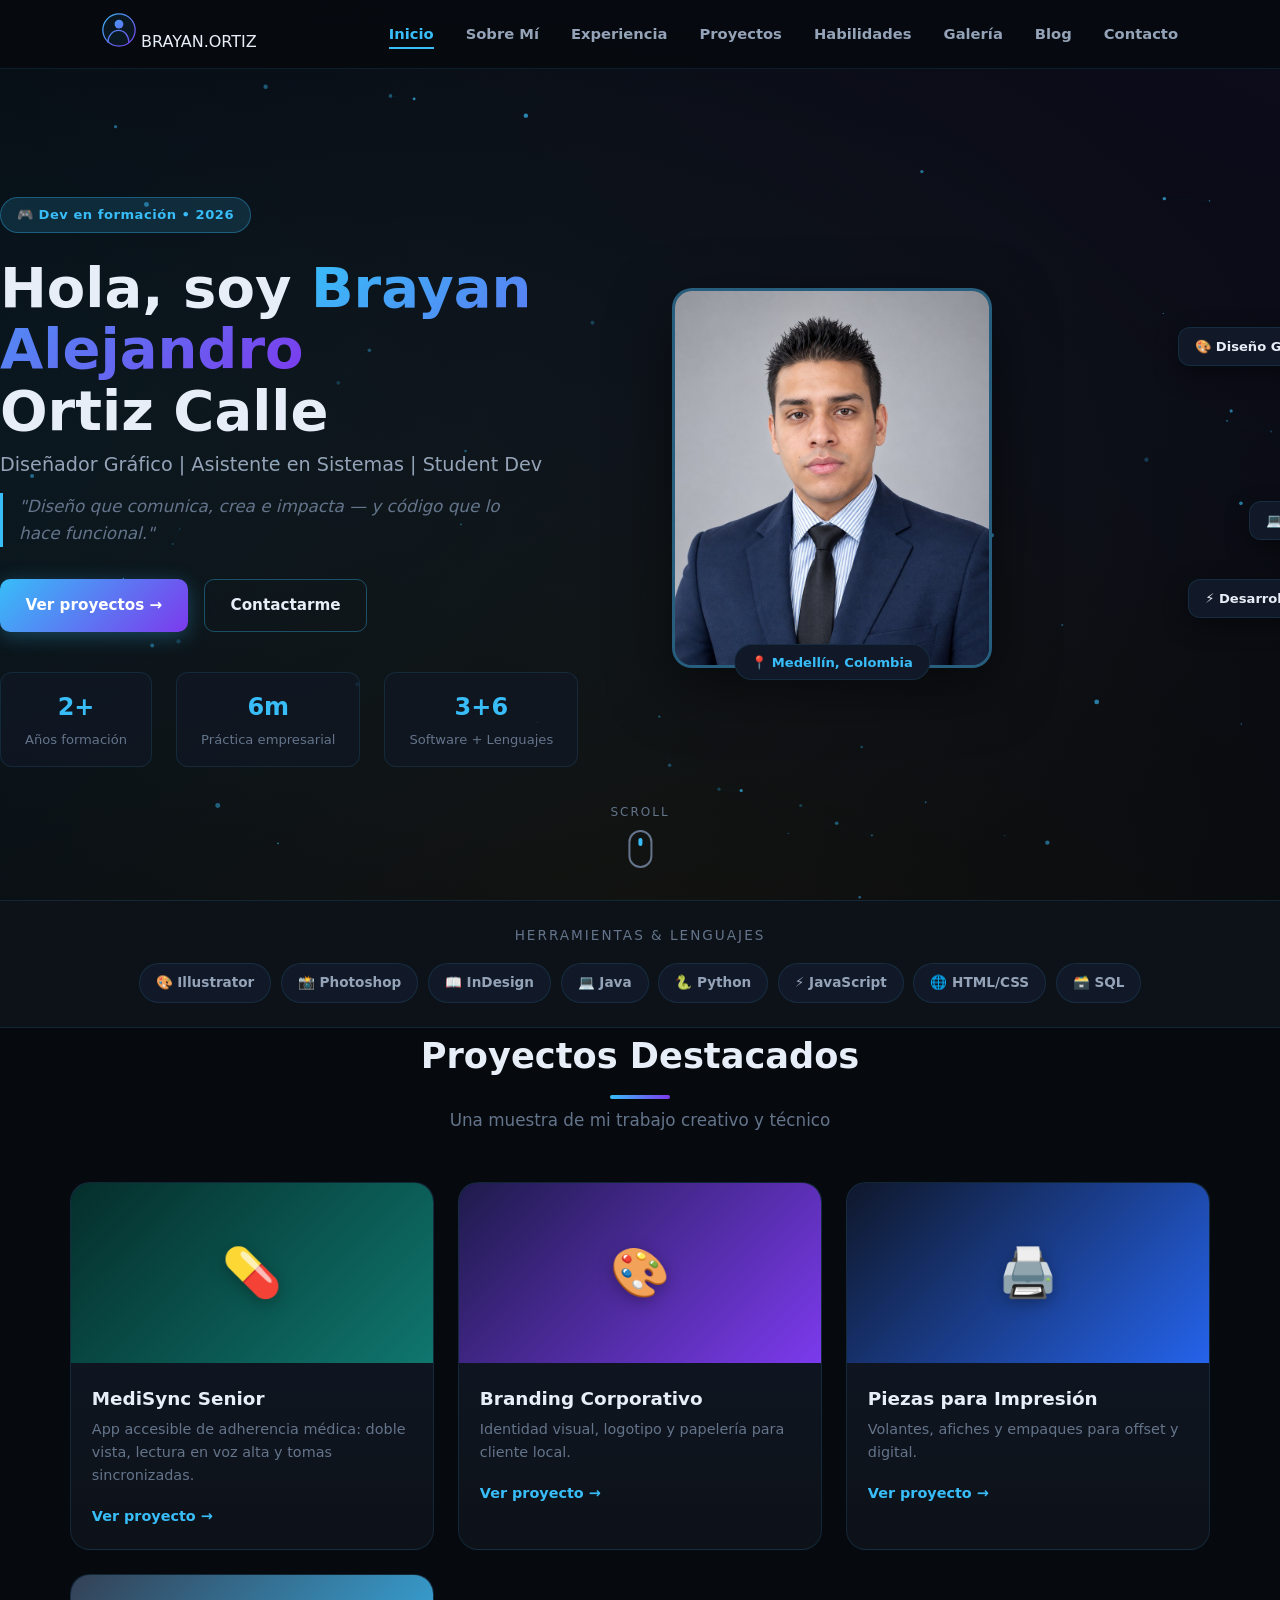
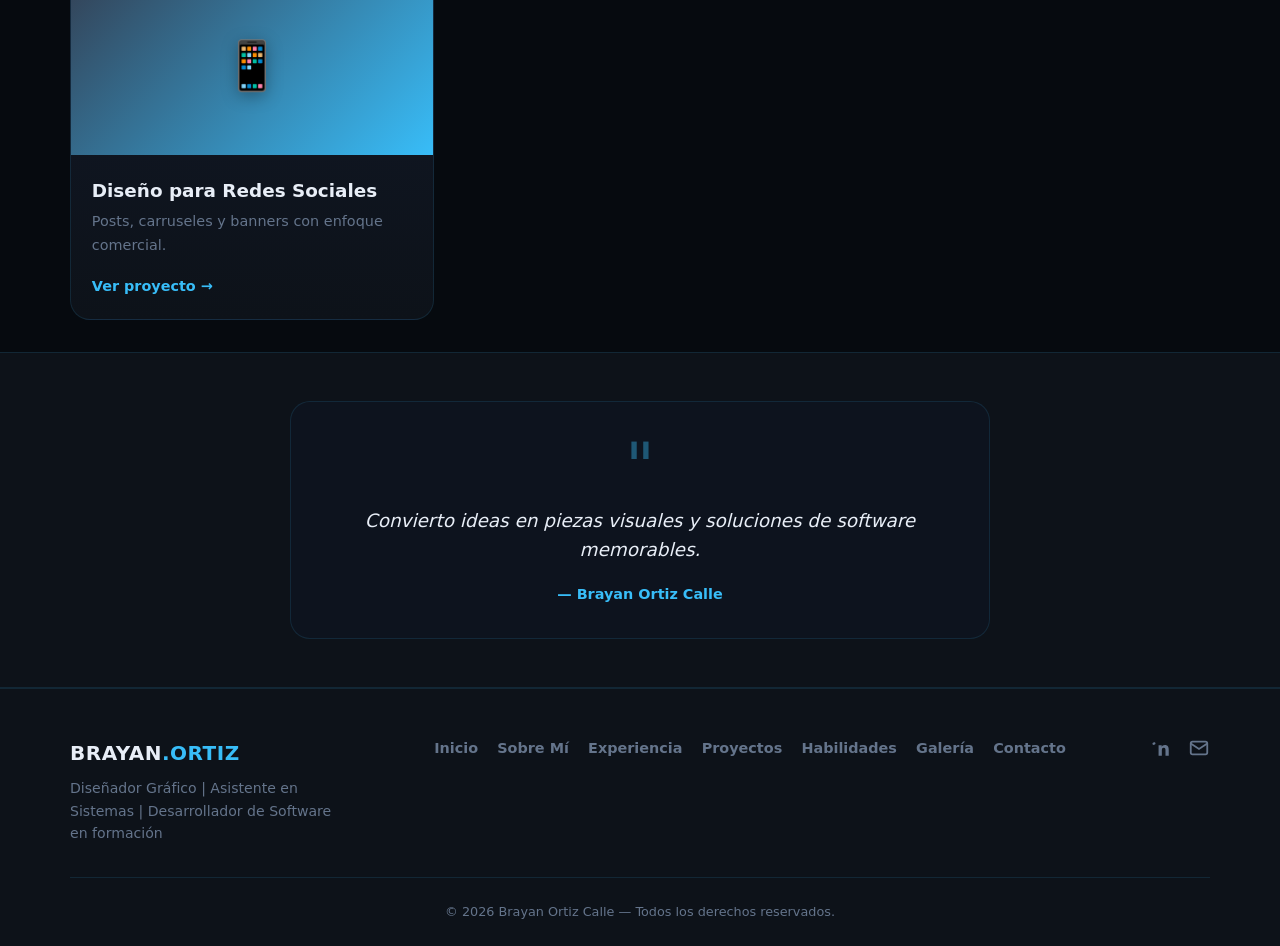
<file: index.html>
<!DOCTYPE html>
<html lang="es">
<head>
    <meta charset="UTF-8">
    <meta name="viewport" content="width=device-width, initial-scale=1.0">
    <title>Brayan Ortiz Calle | Diseñador Gráfico & Dev en Formación</title>
    <meta name="description" content="Portafolio de Brayan Ortiz Calle — Diseñador Gráfico, Asistente en Sistemas y estudiante de Desarrollo de Software. Proyectos, habilidades y experiencia.">
    <meta name="keywords" content="Brayan Ortiz Calle, diseñador gráfico, portafolio, desarrollo de software, Medellín, Adobe, Illustrator, Photoshop, Java, Python">
    <meta name="author" content="Brayan Ortiz Calle">
    <meta name="robots" content="index, follow">
    <meta property="og:title" content="Brayan Ortiz Calle — Portafolio Profesional">
    <meta property="og:description" content="Diseñador Gráfico | Asistente en Sistemas | Dev en Formación">
    <meta property="og:type" content="website">
    <meta property="og:url" content="https://brayanortiz906-lab.github.io/brayanortiz906.github.io/">
    <link rel="canonical" href="https://brayanortiz906-lab.github.io/brayanortiz906.github.io/">
    <link rel="stylesheet" href="css/style.css?v=2">
</head>
<body>
    <!-- NAVBAR -->
    <nav class="navbar">
        <div class="nav-container">
            <a href="index.html" class="nav-logo-link" aria-label="Brayan Ortiz Calle — Inicio">
                <svg class="nav-logo-icon" viewBox="0 0 40 40" width="34" height="34" aria-hidden="true">
                    <defs>
                        <linearGradient id="lg" x1="0" y1="0" x2="40" y2="40" gradientUnits="userSpaceOnUse">
                            <stop offset="0" stop-color="#38bdf8"/>
                            <stop offset="1" stop-color="#7c3aed"/>
                        </linearGradient>
                    </defs>
                    <circle cx="20" cy="20" r="19" stroke="url(#lg)" stroke-width="1.5" fill="rgba(56,189,248,0.08)"/>
                    <circle cx="20" cy="13" r="5.2" fill="url(#lg)"/>
                    <path d="M7 34.5c.1-8 5.6-14 12.5-14s12 5.9 12 13.9" stroke="url(#lg)" stroke-width="1.5" stroke-linecap="round" fill="none"/>
                </svg>
                <span class="nav-logo-text">BRAYAN<span>.ORTIZ</span></span>
            </a>
            <button class="hamburger" id="hamburger" aria-label="Menu">
                <span></span><span></span><span></span>
            </button>
            <ul class="nav-menu" id="navMenu">
                <li><a href="index.html">Inicio</a></li>
                <li><a href="sobre-mi.html">Sobre Mí</a></li>
                <li><a href="experiencia.html">Experiencia</a></li>
                <li><a href="proyectos.html">Proyectos</a></li>
                <li><a href="habilidades.html">Habilidades</a></li>
                <li><a href="galeria.html">Galería</a></li>
                <li><a href="blog.html">Blog</a></li>
                <li><a href="contacto.html">Contacto</a></li>
            </ul>
        </div>
    </nav>

    <!-- HERO -->
    <section class="hero" id="inicio">
        <div class="hero-particles" id="particles"></div>
        <div class="hero-content">
            <div class="hero-text">
                <span class="hero-badge">🎮 Dev en formación • 2026</span>
                <h1>Hola, soy <span class="highlight">Brayan Alejandro</span><br>Ortiz Calle</h1>
                <p class="subtitle">Diseñador Gráfico | Asistente en Sistemas | Student Dev</p>
                <p class="tagline">"Diseño que comunica, crea e impacta — y código que lo hace funcional."</p>
                <div class="hero-buttons">
                    <a href="proyectos.html" class="btn btn-primary">Ver proyectos →</a>
                    <a href="contacto.html" class="btn btn-secondary">Contactarme</a>
                </div>
                <div class="hero-stats">
                    <div class="stat"><strong>2+</strong><span>Años formación</span></div>
                    <div class="stat"><strong>6m</strong><span>Práctica empresarial</span></div>
                    <div class="stat"><strong>3+6</strong><span>Software + Lenguajes</span></div>
                </div>
            </div>
            <div class="hero-image">
                <div class="image-wrapper">
                    <img src="img/perfil.jpg" alt="Brayan Ortiz Calle" class="profile-img" onerror="this.src='data:image/svg+xml,<svg xmlns=%22http://www.w3.org/2000/svg%22 viewBox=%220 0 300 380%22><rect fill=%22%231e293b%22 width=%22300%22 height=%22380%22/><text x=%2250%25%22 y=%2250%25%22 text-anchor=%22middle%22 dy=%22.3em%22 fill=%22%2394a3b8%22 font-size=%2218%22 font-family=%22sans-serif%22>Foto no disponible</text></svg>'">
                    <div class="image-badge">📍 Medellín, Colombia</div>
                </div>
                <!-- Floating badges -->
                <div class="float-badge float-1">🎨 Diseño Gráfico</div>
                <div class="float-badge float-2">💻 Sistemas</div>
                <div class="float-badge float-3">⚡ Desarrollo SW</div>
            </div>
        </div>
        <div class="scroll-indicator">
            <span>Scroll</span>
            <div class="mouse">
                <div class="wheel"></div>
            </div>
        </div>
    </section>

    <!-- SKILLS MINI -->
    <section class="skills-mini">
        <div class="container">
            <p class="skills-label">Herramientas & Lenguajes</p>
            <div class="skills-chips">
                <span class="chip">🎨 Illustrator</span>
                <span class="chip">📸 Photoshop</span>
                <span class="chip">📖 InDesign</span>
                <span class="chip">💻 Java</span>
                <span class="chip">🐍 Python</span>
                <span class="chip">⚡ JavaScript</span>
                <span class="chip">🌐 HTML/CSS</span>
                <span class="chip">🗃️ SQL</span>
            </div>
        </div>
    </section>

    <!-- FEATURED PROJECTS -->
    <section class="featured">
        <div class="container">
            <div class="section-header">
                <h2>Proyectos Destacados</h2>
                <p>Una muestra de mi trabajo creativo y técnico</p>
            </div>
            <div class="projects-grid">
                <div class="project-card">
                    <div class="project-img" style="background: linear-gradient(135deg, #052e2b, #0f766e);">
                        <span class="proj-icon">💊</span>
                    </div>
                    <div class="project-info">
                        <h3>MediSync Senior</h3>
                        <p>App accesible de adherencia médica: doble vista, lectura en voz alta y tomas sincronizadas.</p>
                        <a href="https://brayanortiz906-lab.github.io/medisync-senior/" class="proj-link" target="_blank" rel="noopener">Ver proyecto →</a>
                    </div>
                </div>
                <div class="project-card">
                    <div class="project-img" style="background: linear-gradient(135deg, #1e1b4b, #7c3aed);">
                        <span class="proj-icon">🎨</span>
                    </div>
                    <div class="project-info">
                        <h3>Branding Corporativo</h3>
                        <p>Identidad visual, logotipo y papelería para cliente local.</p>
                        <a href="proyectos.html" class="proj-link">Ver proyecto →</a>
                    </div>
                </div>
                <div class="project-card">
                    <div class="project-img" style="background: linear-gradient(135deg, #0f172a, #2563eb);">
                        <span class="proj-icon">🖨️</span>
                    </div>
                    <div class="project-info">
                        <h3>Piezas para Impresión</h3>
                        <p>Volantes, afiches y empaques para offset y digital.</p>
                        <a href="proyectos.html" class="proj-link">Ver proyecto →</a>
                    </div>
                </div>
                <div class="project-card">
                    <div class="project-img" style="background: linear-gradient(135deg, #334155, #38bdf8);">
                        <span class="proj-icon">📱</span>
                    </div>
                    <div class="project-info">
                        <h3>Diseño para Redes Sociales</h3>
                        <p>Posts, carruseles y banners con enfoque comercial.</p>
                        <a href="proyectos.html" class="proj-link">Ver proyecto →</a>
                    </div>
                </div>
            </div>
        </div>
    </section>

    <!-- QUOTE -->
    <section class="quote-section">
        <div class="container">
            <blockquote class="quote-card">
                <span class="quote-mark">"</span>
                <p>Convierto ideas en piezas visuales y soluciones de software memorables.</p>
                <cite>— Brayan Ortiz Calle</cite>
            </blockquote>
        </div>
    </section>

    <!-- FOOTER -->
    <footer class="footer">
        <div class="container">
            <div class="footer-content">
                <div class="footer-brand">
                    <a href="index.html" class="nav-logo">BRAYAN<span>.ORTIZ</span></a>
                    <p>Diseñador Gráfico | Asistente en Sistemas | Desarrollador de Software en formación</p>
                </div>
                <div class="footer-links">
                    <a href="index.html">Inicio</a>
                    <a href="sobre-mi.html">Sobre Mí</a>
                    <a href="experiencia.html">Experiencia</a>
                    <a href="proyectos.html">Proyectos</a>
                    <a href="habilidades.html">Habilidades</a>
                    <a href="galeria.html">Galería</a>
                    <a href="contacto.html">Contacto</a>
                </div>
                <div class="footer-social">
                    <a href="https://www.linkedin.com/in/brayan-alejandro-ortiz-calle-86077b2bb" target="_blank" rel="noopener" aria-label="LinkedIn">
                        <svg viewBox="0 0 24 24" width="22" height="22" fill="currentColor"><path d="M20.447 20.452h-3.554v-5.569c0-1.328-.027-3.037-1.852-3.037-1.853 0-2.136 1.445-2.136 2.939v5.667H9.351V9h3.414v1.561h.046c.477-.9 1.637-1.85 3.37-1.85 3.601 0 4.267 2.37 4.267 5.455v6.286zM5.337 7.433c0 .718-.587 1.291-1.351 1.291-.764 0-1.35-.573-1.35-1.291 0-.717.586-1.29.764-1.291.176-.001.351-.075.526-.182.175-.108.45-.13.696-.13.717 0 1.351.573 1.351 1.291 0 .718-.587 1.291-1.351 1.291z"/></svg>
                    </a>
                    <a href="mailto:ortizcallebrayanalejadro@gmail.com" aria-label="Email">
                        <svg viewBox="0 0 24 24" width="22" height="22" fill="none" stroke="currentColor" stroke-width="2"><rect x="3" y="5" width="18" height="14" rx="2"/><path d="M3 7l9 6 9-6"/></svg>
                    </a>
                </div>
            </div>
            <p class="footer-copy">© 2026 Brayan Ortiz Calle — Todos los derechos reservados.</p>
        </div>
    </footer>

    <script src="js/main.js"></script>
</body>
</html>
</file>
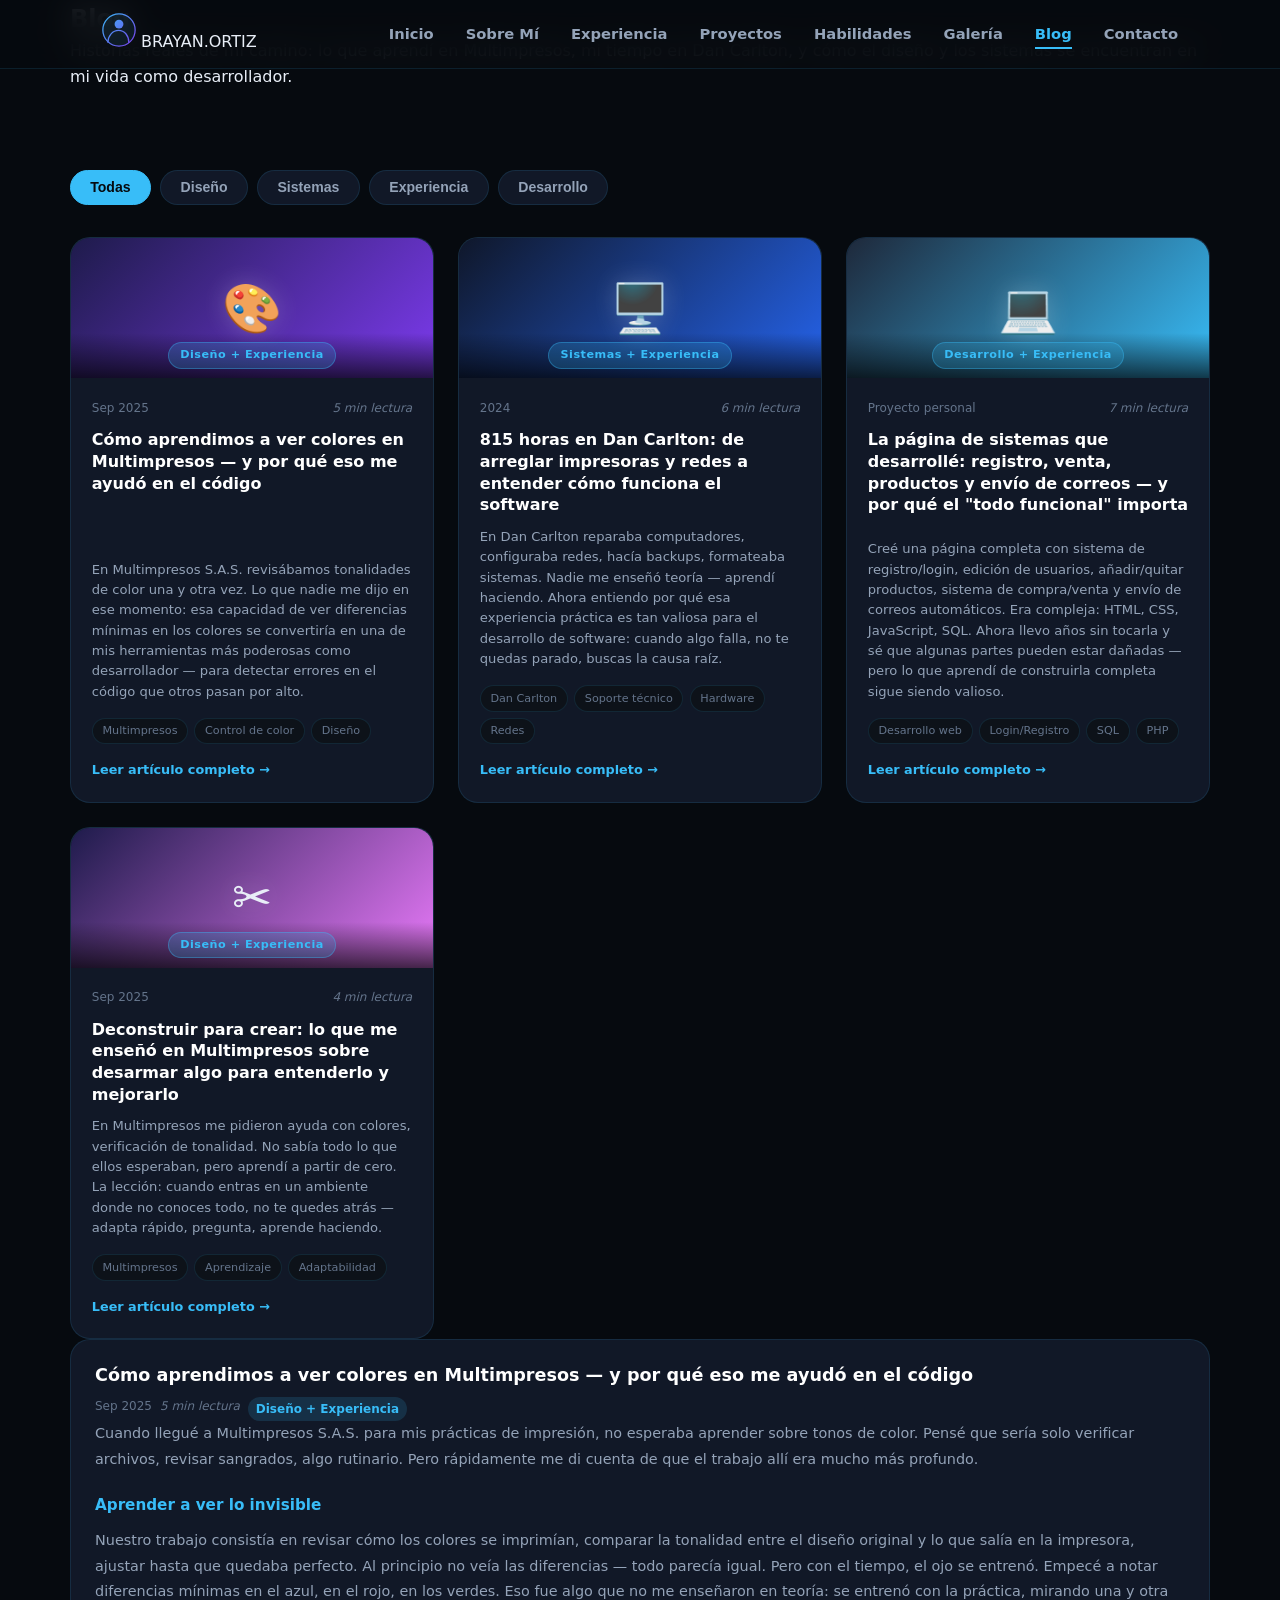
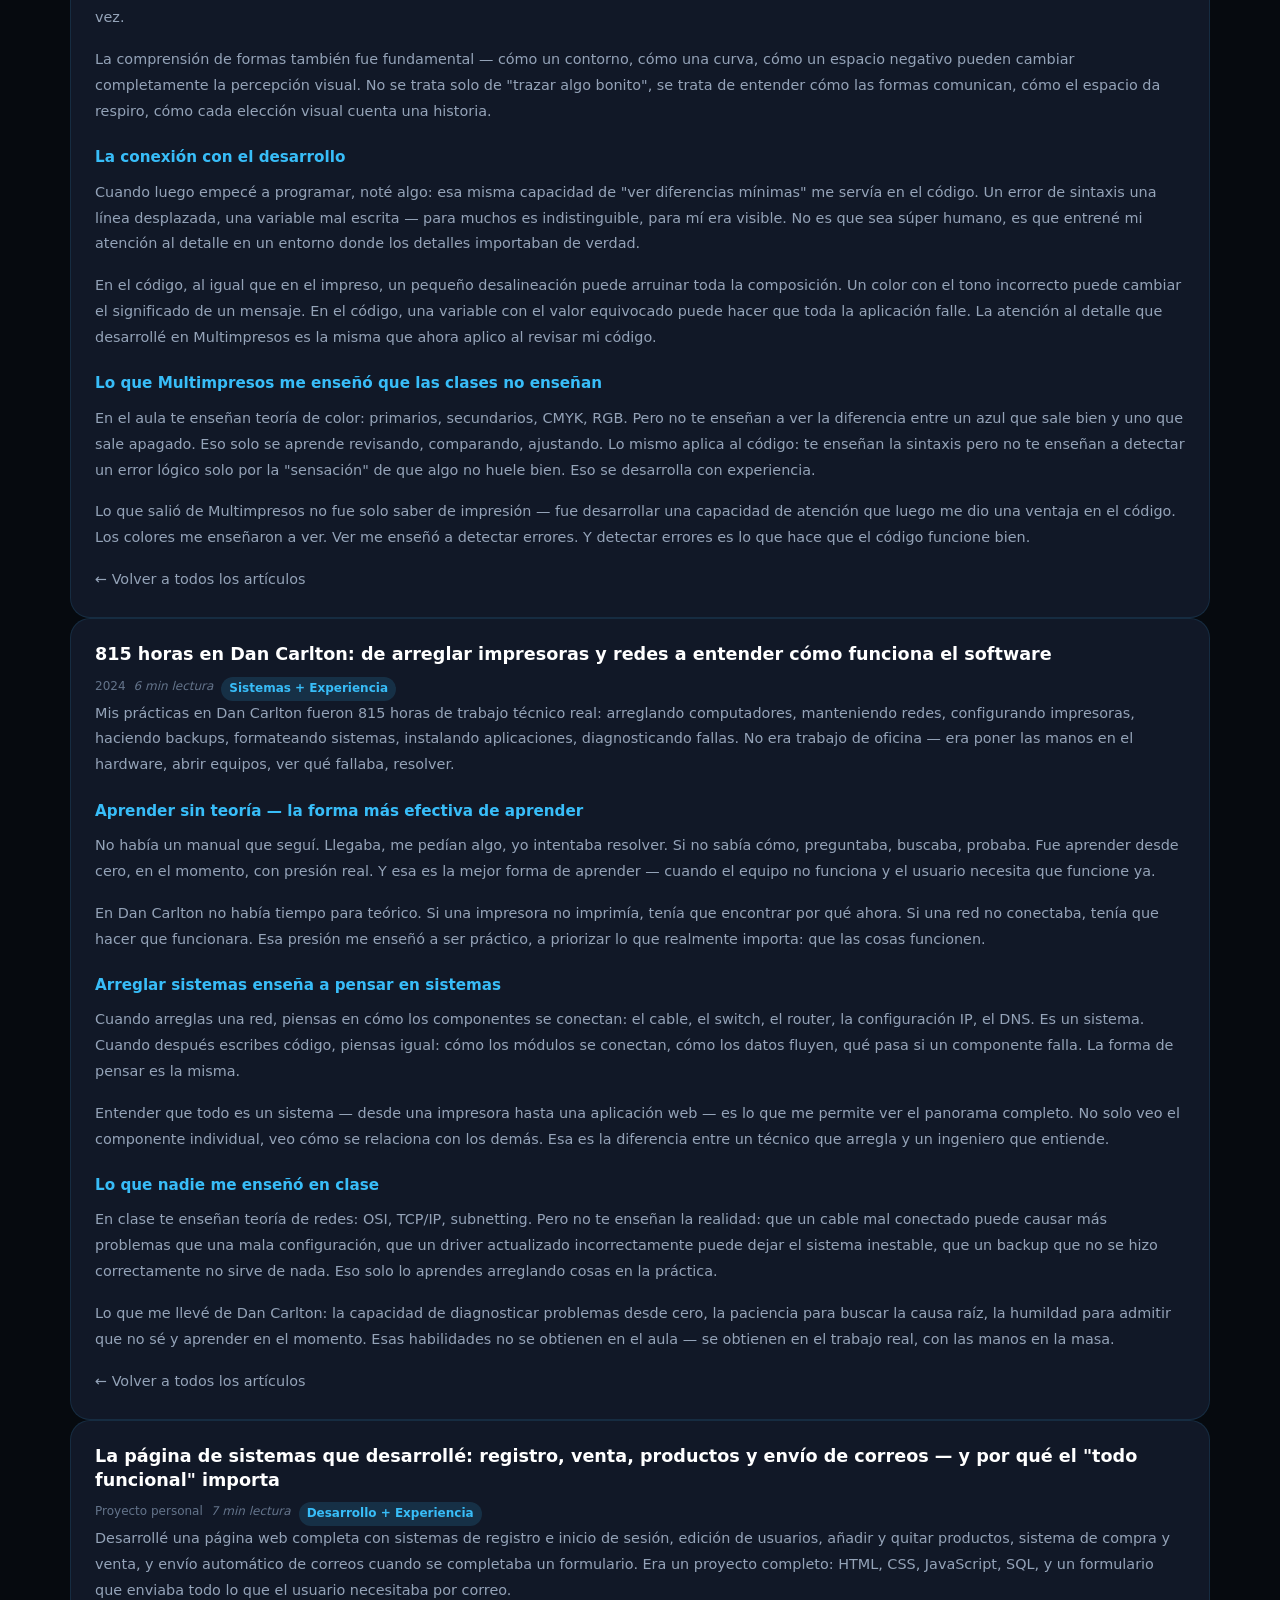
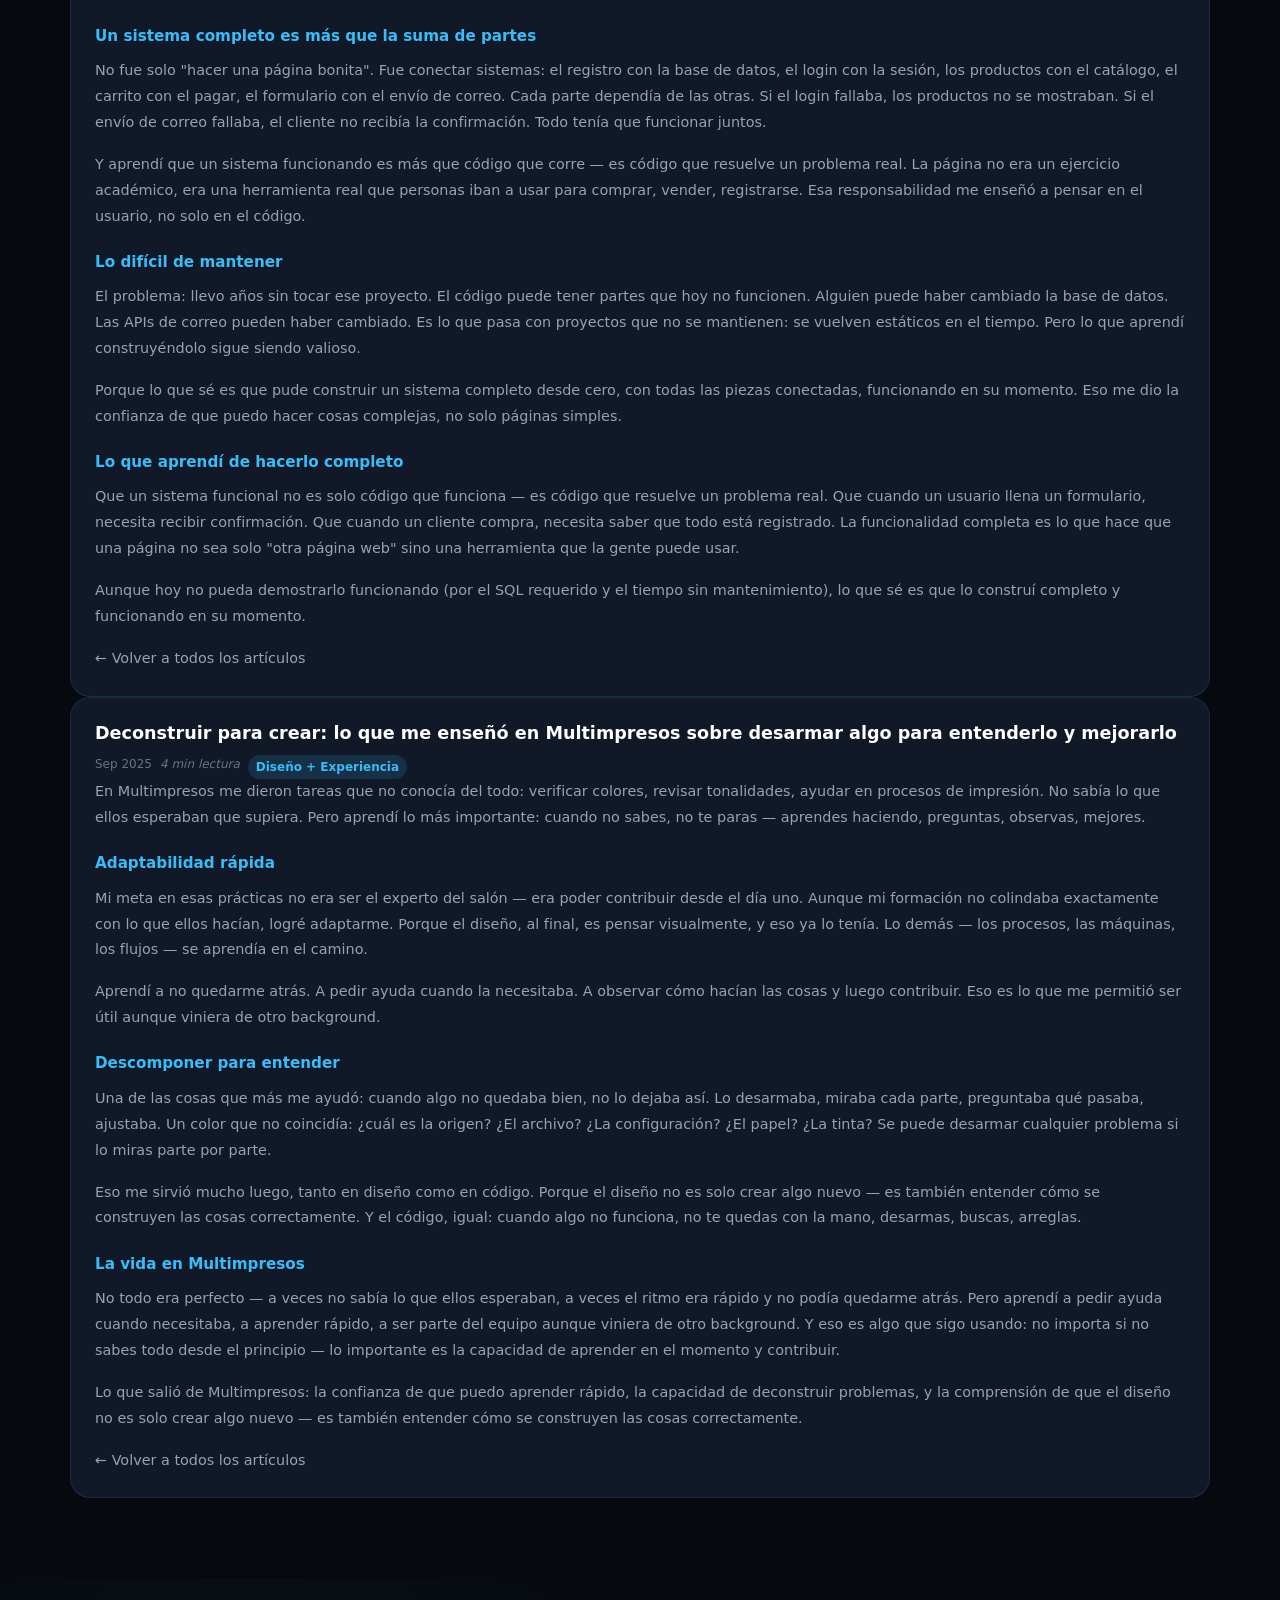
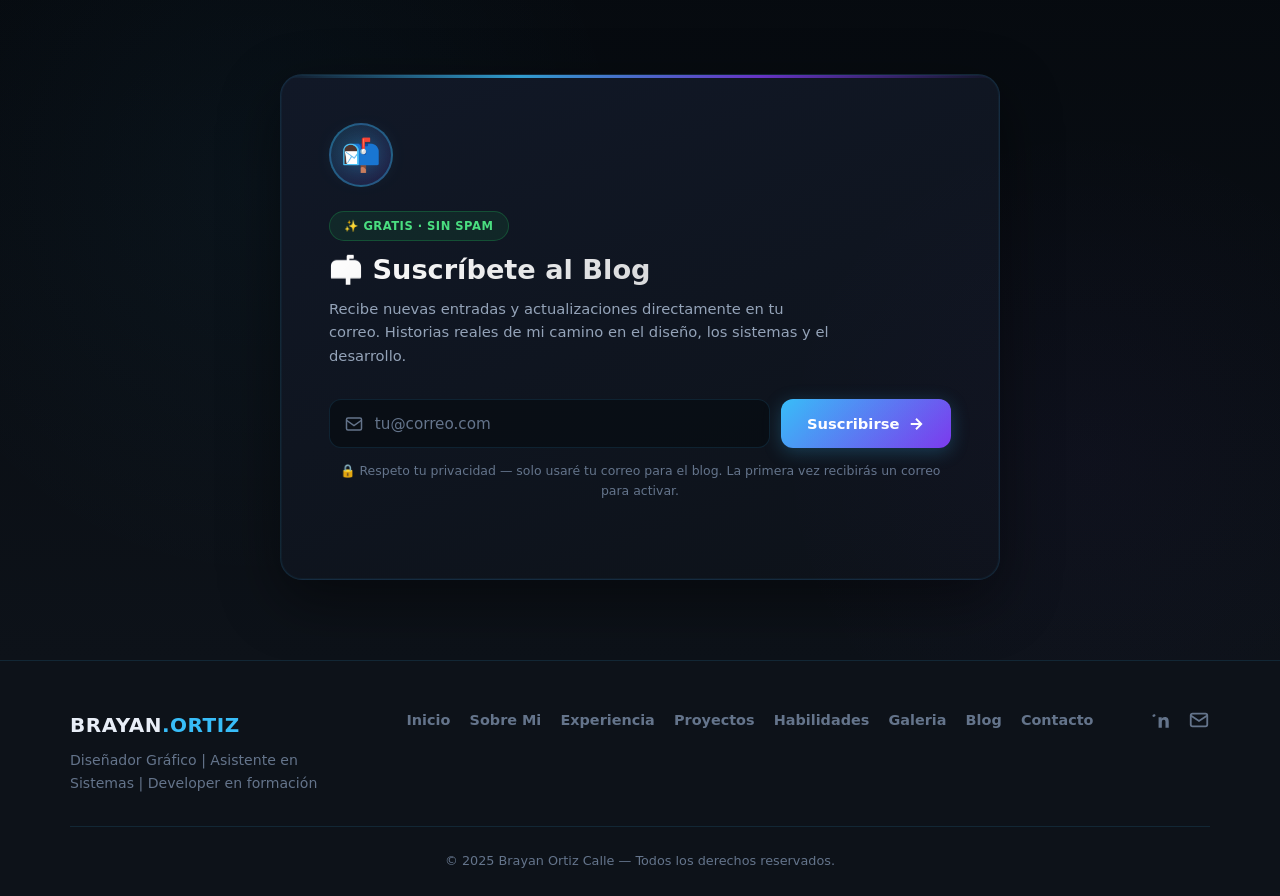
<file: blog.html>
<!DOCTYPE html>
<html lang="es">
<head>
    <meta charset="UTF-8">
    <meta name="viewport" content="width=device-width, initial-scale=1.0">
    <title>Blog — Brayan Ortiz Calle</title>
    <meta name="description" content="Blog de Brayan Ortiz Calle — Experiencias reales: mis prácticas en Multimpresos S.A.S., Dan Carlton, y mi camino entre el diseño gráfico y el desarrollo de software.">
    <link rel="canonical" href="https://brayanortiz906-lab.github.io/brayanortiz906.github.io/blog.html">
    <link rel="stylesheet" href="css/style.css?v=2">
    <meta property="og:title" content="Blog — Brayan Ortiz Calle">
    <meta property="og:description" content="Stories from my real-world experience in design and systems.">
    <meta property="og:type" content="website">
</head>
<body>
    <nav class="navbar">
        <div class="nav-container">
            <a href="index.html" class="nav-logo-link" aria-label="Brayan Ortiz Calle — Inicio">
                <svg class="nav-logo-icon" viewBox="0 0 40 40" width="34" height="34" aria-hidden="true">
                    <defs>
                        <linearGradient id="lg" x1="0" y1="0" x2="40" y2="40" gradientUnits="userSpaceOnUse">
                            <stop offset="0" stop-color="#38bdf8"/>
                            <stop offset="1" stop-color="#7c3aed"/>
                        </linearGradient>
                    </defs>
                    <circle cx="20" cy="20" r="19" stroke="url(#lg)" stroke-width="1.5" fill="rgba(56,189,248,0.08)"/>
                    <circle cx="20" cy="13" r="5.2" fill="url(#lg)"/>
                    <path d="M7 34.5c.1-8 5.6-14 12.5-14s12 5.9 12 13.9" stroke="url(#lg)" stroke-width="1.5" stroke-linecap="round" fill="none"/>
                </svg>
                <span class="nav-logo-text">BRAYAN<span>.ORTIZ</span></span>
            </a>
            <button class="hamburger" id="hamburger" aria-label="Menu">
                <span></span><span></span><span></span>
            </button>
            <ul class="nav-menu" id="navMenu">
                <li><a href="index.html">Inicio</a></li>
                <li><a href="sobre-mi.html">Sobre Mí</a></li>
                <li><a href="experiencia.html">Experiencia</a></li>
                <li><a href="proyectos.html">Proyectos</a></li>
                <li><a href="habilidades.html">Habilidades</a></li>
                <li><a href="galeria.html">Galería</a></li>
                <li><a href="blog.html" class="active">Blog</a></li>
                <li><a href="contacto.html">Contacto</a></li>
            </ul>
        </div>
    </nav>

    <section class="blog-hero">
        <div class="container">
            <div class="blog-hero-content">
                <h1>Blog</h1>
                <p>Historias reales de mi camino: lo que aprendí en Multimpresos, mi tiempo en Dan Carlton, y cómo el diseño y los sistemas se encuentran en mi vida como desarrollador.</p>
            </div>
        </div>
    </section>

    <section class="section blog-section">
        <div class="container">
            <div class="blog-filters">
                <button class="filter-btn active" data-filter="all">Todas</button>
                <button class="filter-btn" data-filter="diseno">Diseño</button>
                <button class="filter-btn" data-filter="sistemas">Sistemas</button>
                <button class="filter-btn" data-filter="experiencia">Experiencia</button>
                <button class="filter-btn" data-filter="desarrollo">Desarrollo</button>
            </div>

            <div class="blog-grid">
                <article class="blog-card" data-category="diseno experiencia">
                    <div class="blog-card-img" style="background: linear-gradient(135deg, #1e1b4b, #7c3aed);">
                        <span class="blog-icon">🎨</span>
                        <div class="blog-img-overlay">
                            <span class="blog-category-badge">Diseño + Experiencia</span>
                        </div>
                    </div>
                    <div class="blog-card-content">
                        <div class="blog-meta">
                            <span class="blog-date">Sep 2025</span>
                            <span class="blog-read-time">5 min lectura</span>
                        </div>
                        <h3>Cómo aprendimos a ver colores en Multimpresos — y por qué eso me ayudó en el código</h3>
                        <p class="blog-excerpt">
                            En Multimpresos S.A.S. revisábamos tonalidades de color una y otra vez. Lo que nadie me dijo en ese momento: esa capacidad de ver diferencias mínimas en los colores se convertiría en una de mis herramientas más poderosas como desarrollador — para detectar errores en el código que otros pasan por alto.
                        </p>
                        <div class="blog-tags">
                            <span class="blog-tag">Multimpresos</span>
                            <span class="blog-tag">Control de color</span>
                            <span class="blog-tag">Diseño</span>
                        </div>
                        <a href="#art1" class="blog-read-more" onclick="history.back(); return false;">Leer artículo completo →</a>
                    </div>
                </article>
                <article class="blog-card" data-category="sistemas experiencia">
                    <div class="blog-card-img" style="background: linear-gradient(135deg, #0f172a, #2563eb);">
                        <span class="blog-icon">🖥️</span>
                        <div class="blog-img-overlay">
                            <span class="blog-category-badge">Sistemas + Experiencia</span>
                        </div>
                    </div>
                    <div class="blog-card-content">
                        <div class="blog-meta">
                            <span class="blog-date">2024</span>
                            <span class="blog-read-time">6 min lectura</span>
                        </div>
                        <h3>815 horas en Dan Carlton: de arreglar impresoras y redes a entender cómo funciona el software</h3>
                        <p class="blog-excerpt">
                            En Dan Carlton reparaba computadores, configuraba redes, hacía backups, formateaba sistemas. Nadie me enseñó teoría — aprendí haciendo. Ahora entiendo por qué esa experiencia práctica es tan valiosa para el desarrollo de software: cuando algo falla, no te quedas parado, buscas la causa raíz.
                        </p>
                        <div class="blog-tags">
                            <span class="blog-tag">Dan Carlton</span>
                            <span class="blog-tag">Soporte técnico</span>
                            <span class="blog-tag">Hardware</span>
                            <span class="blog-tag">Redes</span>
                        </div>
                        <a href="#art2" class="blog-read-more" onclick="history.back(); return false;">Leer artículo completo →</a>
                    </div>
                </article>
                <article class="blog-card" data-category="desarrollo experiencia">
                    <div class="blog-card-img" style="background: linear-gradient(135deg, #1e293b, #38bdf8);">
                        <span class="blog-icon">💻</span>
                        <div class="blog-img-overlay">
                            <span class="blog-category-badge">Desarrollo + Experiencia</span>
                        </div>
                    </div>
                    <div class="blog-card-content">
                        <div class="blog-meta">
                            <span class="blog-date">Proyecto personal</span>
                            <span class="blog-read-time">7 min lectura</span>
                        </div>
                        <h3>La página de sistemas que desarrollé: registro, venta, productos y envío de correos — y por qué el "todo funcional" importa</h3>
                        <p class="blog-excerpt">
                            Creé una página completa con sistema de registro/login, edición de usuarios, añadir/quitar productos, sistema de compra/venta y envío de correos automáticos. Era compleja: HTML, CSS, JavaScript, SQL. Ahora llevo años sin tocarla y sé que algunas partes pueden estar dañadas — pero lo que aprendí de construirla completa sigue siendo valioso.
                        </p>
                        <div class="blog-tags">
                            <span class="blog-tag">Desarrollo web</span>
                            <span class="blog-tag">Login/Registro</span>
                            <span class="blog-tag">SQL</span>
                            <span class="blog-tag">PHP</span>
                        </div>
                        <a href="#art3" class="blog-read-more" onclick="history.back(); return false;">Leer artículo completo →</a>
                    </div>
                </article>
                <article class="blog-card" data-category="diseno experiencia">
                    <div class="blog-card-img" style="background: linear-gradient(135deg, #1e1b4b, #e879f9);">
                        <span class="blog-icon">✂️</span>
                        <div class="blog-img-overlay">
                            <span class="blog-category-badge">Diseño + Experiencia</span>
                        </div>
                    </div>
                    <div class="blog-card-content">
                        <div class="blog-meta">
                            <span class="blog-date">Sep 2025</span>
                            <span class="blog-read-time">4 min lectura</span>
                        </div>
                        <h3>Deconstruir para crear: lo que me enseñó en Multimpresos sobre desarmar algo para entenderlo y mejorarlo</h3>
                        <p class="blog-excerpt">
                            En Multimpresos me pidieron ayuda con colores, verificación de tonalidad. No sabía todo lo que ellos esperaban, pero aprendí a partir de cero. La lección: cuando entras en un ambiente donde no conoces todo, no te quedes atrás — adapta rápido, pregunta, aprende haciendo.
                        </p>
                        <div class="blog-tags">
                            <span class="blog-tag">Multimpresos</span>
                            <span class="blog-tag">Aprendizaje</span>
                            <span class="blog-tag">Adaptabilidad</span>
                        </div>
                        <a href="#art4" class="blog-read-more" onclick="history.back(); return false;">Leer artículo completo →</a>
                    </div>
                </article>
            </div>

            <div class="blog-full-articles">
                <article class="full-article" id="art1">
                    <h2>Cómo aprendimos a ver colores en Multimpresos — y por qué eso me ayudó en el código</h2>
                    <div class="article-meta-full">
                        <span class="blog-date">Sep 2025</span>
                        <span class="blog-read-time">5 min lectura</span>
                        <span class="blog-category">Diseño + Experiencia</span>
                    </div>
                    <div class="article-body">
                        <p>Cuando llegué a Multimpresos S.A.S. para mis prácticas de impresión, no esperaba aprender sobre tonos de color. Pensé que sería solo verificar archivos, revisar sangrados, algo rutinario. Pero rápidamente me di cuenta de que el trabajo allí era mucho más profundo.</p>
                        <h3>Aprender a ver lo invisible</h3>
                        <p>Nuestro trabajo consistía en revisar cómo los colores se imprimían, comparar la tonalidad entre el diseño original y lo que salía en la impresora, ajustar hasta que quedaba perfecto. Al principio no veía las diferencias — todo parecía igual. Pero con el tiempo, el ojo se entrenó. Empecé a notar diferencias mínimas en el azul, en el rojo, en los verdes. Eso fue algo que no me enseñaron en teoría: se entrenó con la práctica, mirando una y otra vez.</p>
                        <p>La comprensión de formas también fue fundamental — cómo un contorno, cómo una curva, cómo un espacio negativo pueden cambiar completamente la percepción visual. No se trata solo de "trazar algo bonito", se trata de entender cómo las formas comunican, cómo el espacio da respiro, cómo cada elección visual cuenta una historia.</p>
                        <h3>La conexión con el desarrollo</h3>
                        <p>Cuando luego empecé a programar, noté algo: esa misma capacidad de "ver diferencias mínimas" me servía en el código. Un error de sintaxis una línea desplazada, una variable mal escrita — para muchos es indistinguible, para mí era visible. No es que sea súper humano, es que entrené mi atención al detalle en un entorno donde los detalles importaban de verdad.</p>
                        <p>En el código, al igual que en el impreso, un pequeño desalineación puede arruinar toda la composición. Un color con el tono incorrecto puede cambiar el significado de un mensaje. En el código, una variable con el valor equivocado puede hacer que toda la aplicación falle. La atención al detalle que desarrollé en Multimpresos es la misma que ahora aplico al revisar mi código.</p>
                        <h3>Lo que Multimpresos me enseñó que las clases no enseñan</h3>
                        <p>En el aula te enseñan teoría de color: primarios, secundarios, CMYK, RGB. Pero no te enseñan a ver la diferencia entre un azul que sale bien y uno que sale apagado. Eso solo se aprende revisando, comparando, ajustando. Lo mismo aplica al código: te enseñan la sintaxis pero no te enseñan a detectar un error lógico solo por la "sensación" de que algo no huele bien. Eso se desarrolla con experiencia.</p>
                        <p>Lo que salió de Multimpresos no fue solo saber de impresión — fue desarrollar una capacidad de atención que luego me dio una ventaja en el código. Los colores me enseñaron a ver. Ver me enseñó a detectar errores. Y detectar errores es lo que hace que el código funcione bien.</p>
                        <a href="#" class="article-back" onclick="history.back(); return false;">← Volver a todos los artículos</a>
                    </div>
                </article>
                <article class="full-article" id="art2">
                    <h2>815 horas en Dan Carlton: de arreglar impresoras y redes a entender cómo funciona el software</h2>
                    <div class="article-meta-full">
                        <span class="blog-date">2024</span>
                        <span class="blog-read-time">6 min lectura</span>
                        <span class="blog-category">Sistemas + Experiencia</span>
                    </div>
                    <div class="article-body">
                        <p>Mis prácticas en Dan Carlton fueron 815 horas de trabajo técnico real: arreglando computadores, manteniendo redes, configurando impresoras, haciendo backups, formateando sistemas, instalando aplicaciones, diagnosticando fallas. No era trabajo de oficina — era poner las manos en el hardware, abrir equipos, ver qué fallaba, resolver.</p>
                        <h3>Aprender sin teoría — la forma más efectiva de aprender</h3>
                        <p>No había un manual que seguí. Llegaba, me pedían algo, yo intentaba resolver. Si no sabía cómo, preguntaba, buscaba, probaba. Fue aprender desde cero, en el momento, con presión real. Y esa es la mejor forma de aprender — cuando el equipo no funciona y el usuario necesita que funcione ya.</p>
                        <p>En Dan Carlton no había tiempo para teórico. Si una impresora no imprimía, tenía que encontrar por qué ahora. Si una red no conectaba, tenía que hacer que funcionara. Esa presión me enseñó a ser práctico, a priorizar lo que realmente importa: que las cosas funcionen.</p>
                        <h3>Arreglar sistemas enseña a pensar en sistemas</h3>
                        <p>Cuando arreglas una red, piensas en cómo los componentes se conectan: el cable, el switch, el router, la configuración IP, el DNS. Es un sistema. Cuando después escribes código, piensas igual: cómo los módulos se conectan, cómo los datos fluyen, qué pasa si un componente falla. La forma de pensar es la misma.</p>
                        <p>Entender que todo es un sistema — desde una impresora hasta una aplicación web — es lo que me permite ver el panorama completo. No solo veo el componente individual, veo cómo se relaciona con los demás. Esa es la diferencia entre un técnico que arregla y un ingeniero que entiende.</p>
                        <h3>Lo que nadie me enseñó en clase</h3>
                        <p>En clase te enseñan teoría de redes: OSI, TCP/IP, subnetting. Pero no te enseñan la realidad: que un cable mal conectado puede causar más problemas que una mala configuración, que un driver actualizado incorrectamente puede dejar el sistema inestable, que un backup que no se hizo correctamente no sirve de nada. Eso solo lo aprendes arreglando cosas en la práctica.</p>
                        <p>Lo que me llevé de Dan Carlton: la capacidad de diagnosticar problemas desde cero, la paciencia para buscar la causa raíz, la humildad para admitir que no sé y aprender en el momento. Esas habilidades no se obtienen en el aula — se obtienen en el trabajo real, con las manos en la masa.</p>
                        <a href="#" class="article-back" onclick="history.back(); return false;">← Volver a todos los artículos</a>
                    </div>
                </article>
                <article class="full-article" id="art3">
                    <h2>La página de sistemas que desarrollé: registro, venta, productos y envío de correos — y por qué el "todo funcional" importa</h2>
                    <div class="article-meta-full">
                        <span class="blog-date">Proyecto personal</span>
                        <span class="blog-read-time">7 min lectura</span>
                        <span class="blog-category">Desarrollo + Experiencia</span>
                    </div>
                    <div class="article-body">
                        <p>Desarrollé una página web completa con sistemas de registro e inicio de sesión, edición de usuarios, añadir y quitar productos, sistema de compra y venta, y envío automático de correos cuando se completaba un formulario. Era un proyecto completo: HTML, CSS, JavaScript, SQL, y un formulario que enviaba todo lo que el usuario necesitaba por correo.</p>
                        <h3>Un sistema completo es más que la suma de partes</h3>
                        <p>No fue solo "hacer una página bonita". Fue conectar sistemas: el registro con la base de datos, el login con la sesión, los productos con el catálogo, el carrito con el pagar, el formulario con el envío de correo. Cada parte dependía de las otras. Si el login fallaba, los productos no se mostraban. Si el envío de correo fallaba, el cliente no recibía la confirmación. Todo tenía que funcionar juntos.</p>
                        <p>Y aprendí que un sistema funcionando es más que código que corre — es código que resuelve un problema real. La página no era un ejercicio académico, era una herramienta real que personas iban a usar para comprar, vender, registrarse. Esa responsabilidad me enseñó a pensar en el usuario, no solo en el código.</p>
                        <h3>Lo difícil de mantener</h3>
                        <p>El problema: llevo años sin tocar ese proyecto. El código puede tener partes que hoy no funcionen. Alguien puede haber cambiado la base de datos. Las APIs de correo pueden haber cambiado. Es lo que pasa con proyectos que no se mantienen: se vuelven estáticos en el tiempo. Pero lo que aprendí construyéndolo sigue siendo valioso.</p>
                        <p>Porque lo que sé es que pude construir un sistema completo desde cero, con todas las piezas conectadas, funcionando en su momento. Eso me dio la confianza de que puedo hacer cosas complejas, no solo páginas simples.</p>
                        <h3>Lo que aprendí de hacerlo completo</h3>
                        <p>Que un sistema funcional no es solo código que funciona — es código que resuelve un problema real. Que cuando un usuario llena un formulario, necesita recibir confirmación. Que cuando un cliente compra, necesita saber que todo está registrado. La funcionalidad completa es lo que hace que una página no sea solo "otra página web" sino una herramienta que la gente puede usar.</p>
                        <p>Aunque hoy no pueda demostrarlo funcionando (por el SQL requerido y el tiempo sin mantenimiento), lo que sé es que lo construí completo y funcionando en su momento.</p>
                        <a href="#" class="article-back" onclick="history.back(); return false;">← Volver a todos los artículos</a>
                    </div>
                </article>
                <article class="full-article" id="art4">
                    <h2>Deconstruir para crear: lo que me enseñó en Multimpresos sobre desarmar algo para entenderlo y mejorarlo</h2>
                    <div class="article-meta-full">
                        <span class="blog-date">Sep 2025</span>
                        <span class="blog-read-time">4 min lectura</span>
                        <span class="blog-category">Diseño + Experiencia</span>
                    </div>
                    <div class="article-body">
                        <p>En Multimpresos me dieron tareas que no conocía del todo: verificar colores, revisar tonalidades, ayudar en procesos de impresión. No sabía lo que ellos esperaban que supiera. Pero aprendí lo más importante: cuando no sabes, no te paras — aprendes haciendo, preguntas, observas, mejores.</p>
                        <h3>Adaptabilidad rápida</h3>
                        <p>Mi meta en esas prácticas no era ser el experto del salón — era poder contribuir desde el día uno. Aunque mi formación no colindaba exactamente con lo que ellos hacían, logré adaptarme. Porque el diseño, al final, es pensar visualmente, y eso ya lo tenía. Lo demás — los procesos, las máquinas, los flujos — se aprendía en el camino.</p>
                        <p>Aprendí a no quedarme atrás. A pedir ayuda cuando la necesitaba. A observar cómo hacían las cosas y luego contribuir. Eso es lo que me permitió ser útil aunque viniera de otro background.</p>
                        <h3>Descomponer para entender</h3>
                        <p>Una de las cosas que más me ayudó: cuando algo no quedaba bien, no lo dejaba así. Lo desarmaba, miraba cada parte, preguntaba qué pasaba, ajustaba. Un color que no coincidía: ¿cuál es la origen? ¿El archivo? ¿La configuración? ¿El papel? ¿La tinta? Se puede desarmar cualquier problema si lo miras parte por parte.</p>
                        <p>Eso me sirvió mucho luego, tanto en diseño como en código. Porque el diseño no es solo crear algo nuevo — es también entender cómo se construyen las cosas correctamente. Y el código, igual: cuando algo no funciona, no te quedas con la mano, desarmas, buscas, arreglas.</p>
                        <h3>La vida en Multimpresos</h3>
                        <p>No todo era perfecto — a veces no sabía lo que ellos esperaban, a veces el ritmo era rápido y no podía quedarme atrás. Pero aprendí a pedir ayuda cuando necesitaba, a aprender rápido, a ser parte del equipo aunque viniera de otro background. Y eso es algo que sigo usando: no importa si no sabes todo desde el principio — lo importante es la capacidad de aprender en el momento y contribuir.</p>
                        <p>Lo que salió de Multimpresos: la confianza de que puedo aprender rápido, la capacidad de deconstruir problemas, y la comprensión de que el diseño no es solo crear algo nuevo — es también entender cómo se construyen las cosas correctamente.</p>
                        <a href="#" class="article-back" onclick="history.back(); return false;">← Volver a todos los artículos</a>
                    </div>
                </article>
            </div>
        </div>
    </section>

    <!-- Newsletter -->
    <section class="section newsletter-section">
        <div class="container">
            <div class="newsletter-card">
                <div class="newsletter-icon-wrap">
                    <div class="newsletter-icon-ring"></div>
                    <div class="newsletter-icon-inner">📬</div>
                </div>
                <div class="newsletter-text">
                    <span class="newsletter-badge">✨ Gratis · Sin spam</span>
                    <h3>📬 Suscríbete al Blog</h3>
                    <p class="newsletter-desc">Recibe nuevas entradas y actualizaciones directamente en tu correo. Historias reales de mi camino en el diseño, los sistemas y el desarrollo.</p>
                </div>
                <form id="newsletterForm" action="https://formsubmit.co/ajax/ortizcallebrayanalejandro@gmail.com" method="POST" class="newsletter-form">
                    <input type="hidden" name="_subject" value="Nueva suscripción al blog de Brayan Ortiz Calle">
                    <input type="hidden" name="_captcha" value="false">
                    <input type="hidden" name="_autoresponse" value="Gracias por suscribirte al blog de Brayan Ortiz Calle. Recibirás nuevas entradas en tu correo.">
                    <input type="hidden" name="_cc" value="ortizcallebrayanalejandro@gmail.com">
                    <input type="text" name="_honeypot" style="display:none">
                    <div class="newsletter-input-row">
                        <div class="newsletter-input-wrap">
                            <svg class="newsletter-input-icon" viewBox="0 0 24 24" width="18" height="18" fill="none" stroke="currentColor" stroke-width="2"><rect x="2" y="4" width="20" height="16" rx="2"/><path d="M2 7l10 7 10-7"/></svg>
                            <input type="email" name="email" placeholder="tu@correo.com" required class="newsletter-input" autocomplete="email">
                        </div>
                        <button type="submit" id="btnNewsletter" class="btn-newsletter-submit">
                            <span class="btn-subscribe-text">Suscribirse</span>
                            <svg class="btn-subscribe-icon" viewBox="0 0 24 24" width="18" height="18" fill="none" stroke="currentColor" stroke-width="2.5"><path d="M5 12h14M12 5l7 7-7 7"/></svg>
                        </button>
                    </div>
                    <p class="newsletter-note">🔒 Respeto tu privacidad — solo usaré tu correo para el blog. La primera vez recibirás un correo para activar.</p>
                </form>
                <p id="mensajeEstado" class="newsletter-mensaje"></p>
            </div>
        </div>
    </section>

    <footer class="footer">
        <div class="container">
            <div class="footer-content">
                <div class="footer-brand">
                    <a href="index.html" class="nav-logo">BRAYAN<span>.ORTIZ</span></a>
                    <p>Diseñador Gráfico | Asistente en Sistemas | Developer en formación</p>
                </div>
                <div class="footer-links">
                    <a href="index.html">Inicio</a>
                    <a href="sobre-mi.html">Sobre Mi</a>
                    <a href="experiencia.html">Experiencia</a>
                    <a href="proyectos.html">Proyectos</a>
                    <a href="habilidades.html">Habilidades</a>
                    <a href="galeria.html">Galeria</a>
                    <a href="blog.html">Blog</a>
                    <a href="contacto.html">Contacto</a>
                </div>
                <div class="footer-social">
                    <a href="https://www.linkedin.com/in/brayan-alejandro-ortiz-calle-86077b2bb" target="_blank" rel="noopener" aria-label="LinkedIn">
                        <svg viewBox="0 0 24 24" width="22" height="22" fill="currentColor"><path d="M20.447 20.452h-3.554v-5.569c0-1.328-.027-3.037-1.852-3.037-1.853 0-2.136 1.445-2.136 2.939v5.667H9.351V9h3.414v1.561h.046c.477-.9 1.637-1.85 3.37-1.85 3.601 0 4.267 2.37 4.267 5.455v6.286zM5.337 7.433c0 .718-.587 1.291-1.351 1.291-.764 0-1.35-.573-1.35-1.291 0-.717.586-1.29.764-1.291.176-.001.351-.075.526-.182.175-.108.45-.13.696-.13.717 0 1.351.573 1.351 1.291 0 .718-.587 1.291-1.351 1.291z"/></svg>
                    </a>
                    <a href="mailto:ortizcallebrayanalejandro@gmail.com" aria-label="Email">
                        <svg viewBox="0 0 24 24" width="22" height="22" fill="none" stroke="currentColor" stroke-width="2"><rect x="3" y="5" width="18" height="14" rx="2"/><path d="M3 7l9 6 9-6"/></svg>
                    </a>
                </div>
            </div>
            <p class="footer-copy">© 2025 Brayan Ortiz Calle — Todos los derechos reservados.</p>
        </div>
    </footer>

    <script>
        document.getElementById('newsletterForm').addEventListener('submit', function(e) {
            e.preventDefault();

            const btn = document.getElementById('btnNewsletter');
            const estado = document.getElementById('mensajeEstado');
            const formData = new FormData(this);

            btn.querySelector('.btn-subscribe-text').textContent = 'Suscribiendo...';
            btn.disabled = true;
            estado.textContent = '';
            estado.className = 'newsletter-mensaje';

            fetch(this.action, {
                method: 'POST',
                body: formData,
                headers: {
                    'Accept': 'application/json'
                }
            })
            .then(response => response.json())
            .then(data => {
                if (data.success) {
                    this.reset();
                    estado.textContent = '¡Suscrito con éxito! Recibirás nuevas entradas por correo.';
                    estado.className = 'newsletter-mensaje success';
                    btn.querySelector('.btn-subscribe-text').textContent = 'Suscribirse';
                    btn.disabled = false;
                } else {
                    throw new Error(data.message || 'Error al suscribir');
                }
            })
            .catch(error => {
                estado.textContent = 'Hubo un error al suscribir. Por favor intenta de nuevo.';
                estado.className = 'newsletter-mensaje error';
                btn.querySelector('.btn-subscribe-text').textContent = 'Suscribirse';
                btn.disabled = false;
            });
        });
    </script>
    <script src="js/main.js"></script>
    <script src="js/blog-filters.js"></script>
</body>
</html>
</file>
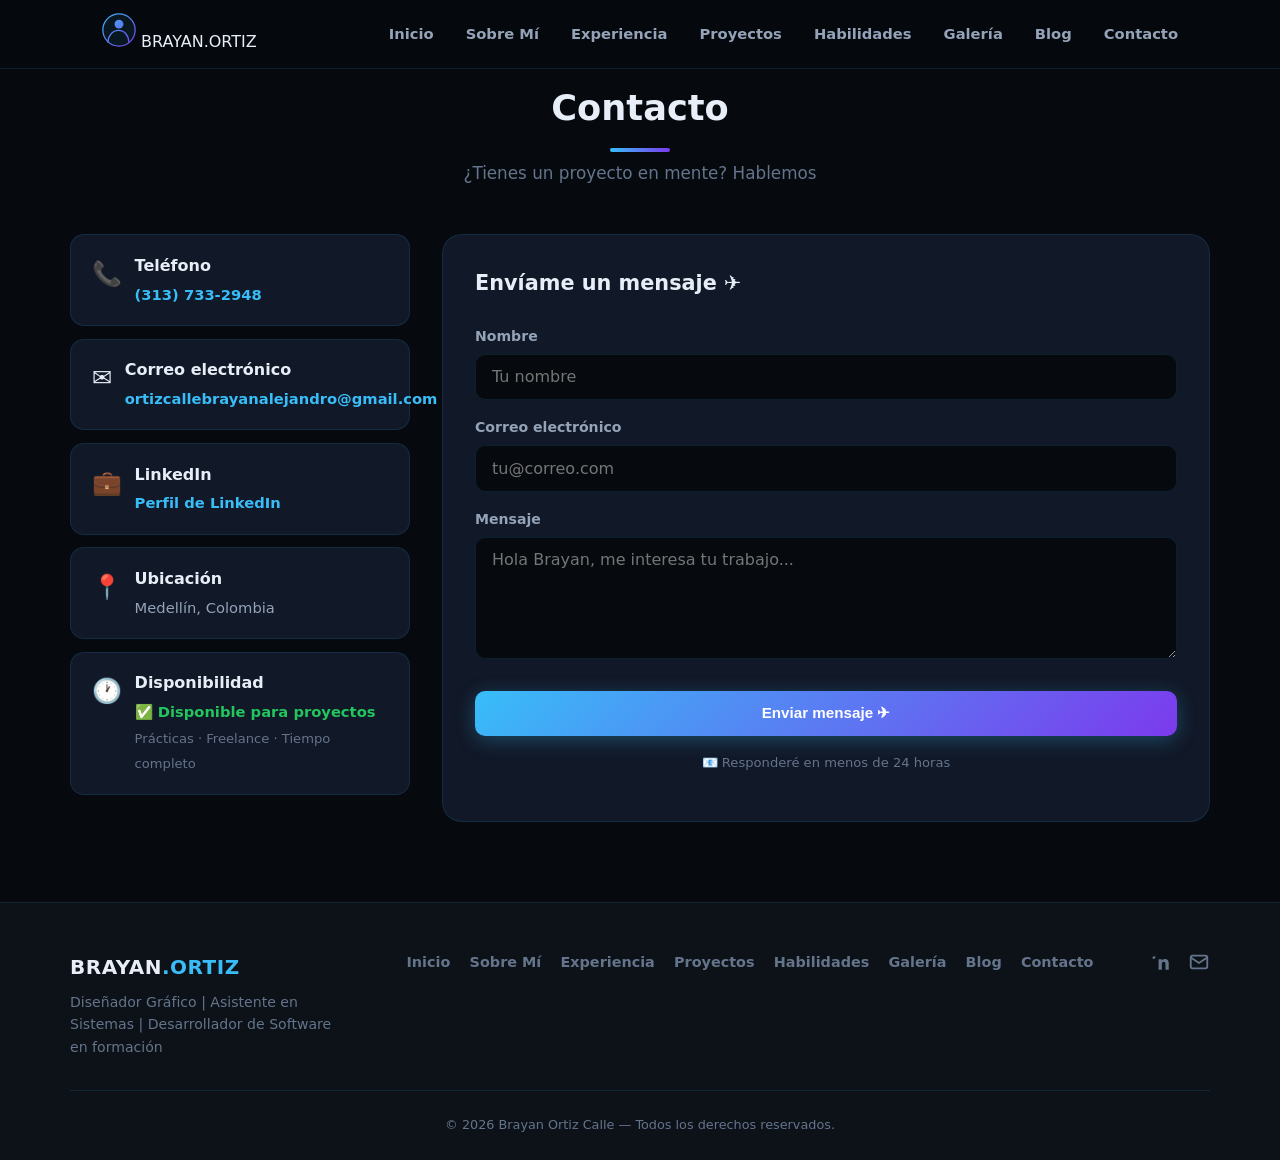
<file: contacto.html>
<!DOCTYPE html>
<html lang="es">
<head>
    <meta charset="UTF-8">
    <meta name="viewport" content="width=device-width, initial-scale=1.0">
    <title>Contacto — Brayan Ortiz Calle</title>
    <meta name="description" content="Contáctate con Brayan Ortiz Calle para proyectos de diseño gráfico, desarrollo de software o colaboraciones. Medellín, Colombia.">
    <link rel="canonical" href="https://brayanortiz906-lab.github.io/brayanortiz906.github.io/contacto.html">
    <link rel="stylesheet" href="css/style.css?v=2">
</head>
<body>
    <nav class="navbar">
        <div class="nav-container">
            <a href="index.html" class="nav-logo-link" aria-label="Brayan Ortiz Calle — Inicio">
                <svg class="nav-logo-icon" viewBox="0 0 40 40" width="34" height="34" aria-hidden="true">
                    <defs>
                        <linearGradient id="lg4" x1="0" y1="0" x2="40" y2="40" gradientUnits="userSpaceOnUse">
                            <stop offset="0" stop-color="#38bdf8"/>
                            <stop offset="1" stop-color="#7c3aed"/>
                        </linearGradient>
                    </defs>
                    <circle cx="20" cy="20" r="19" stroke="url(#lg4)" stroke-width="1.5" fill="rgba(56,189,248,0.08)"/>
                    <circle cx="20" cy="13" r="5.2" fill="url(#lg4)"/>
                    <path d="M7 34.5c.1-8 5.6-14 12.5-14s12 5.9 12 13.9" stroke="url(#lg4)" stroke-width="1.5" stroke-linecap="round" fill="none"/>
                </svg>
                <span class="nav-logo-text">BRAYAN<span>.ORTIZ</span></span>
            </a>
            <button class="hamburger" id="hamburger" aria-label="Menu">
                <span></span><span></span><span></span>
            </button>
            <ul class="nav-menu" id="navMenu">
                <li><a href="index.html">Inicio</a></li>
                <li><a href="sobre-mi.html">Sobre Mí</a></li>
                <li><a href="experiencia.html">Experiencia</a></li>
                <li><a href="proyectos.html">Proyectos</a></li>
                <li><a href="habilidades.html">Habilidades</a></li>
                <li><a href="galeria.html">Galería</a></li>
                <li><a href="blog.html">Blog</a></li>
                <li><a href="contacto.html">Contacto</a></li>
            </ul>
        </div>
    </nav>

    <section class="section contacto-section" id="contacto">
        <div class="container">
            <div class="section-header">
                <h2>Contacto</h2>
                <p>¿Tienes un proyecto en mente? Hablemos</p>
            </div>

            <div class="contacto-grid">
                <!-- INFO -->
                <div class="contacto-info">
                    <div class="contacto-card">
                        <div class="cc-icon">📞</div>
                        <div>
                            <h4>Teléfono</h4>
                            <a href="tel:+573137332948" class="contacto-link">(313) 733-2948</a>
                        </div>
                    </div>
                    <div class="contacto-card">
                        <div class="cc-icon">✉️</div>
                        <div>
                            <h4>Correo electrónico</h4>
                            <a href="mailto:ortizcallebrayanalejandro@gmail.com" class="contacto-link">ortizcallebrayanalejandro@gmail.com</a>
                        </div>
                    </div>
                    <div class="contacto-card">
                        <div class="cc-icon">💼</div>
                        <div>
                            <h4>LinkedIn</h4>
                            <a href="https://www.linkedin.com/in/brayan-alejandro-ortiz-calle-86077b2bb" target="_blank" rel="noopener" class="contacto-link">Perfil de LinkedIn</a>
                        </div>
                    </div>
                    <div class="contacto-card">
                        <div class="cc-icon">📍</div>
                        <div>
                            <h4>Ubicación</h4>
                            <span class="contacto-text">Medellín, Colombia</span>
                        </div>
                    </div>
                    <div class="contacto-card">
                        <div class="cc-icon">🕐</div>
                        <div>
                            <h4>Disponibilidad</h4>
                            <span class="contacto-text available">✅ Disponible para proyectos</span>
                            <span class="contacto-sub">Prácticas · Freelance · Tiempo completo</span>
                        </div>
                    </div>
                </div>

                <!-- FORM -->
                <div class="contacto-form-col">
                    <div class="contacto-form-card">
                        <h3>Envíame un mensaje ✈</h3>
                        <form id="contactForm" action="https://formsubmit.co/ajax/ortizcallebrayanalejandro@gmail.com" method="POST">
                            <input type="hidden" name="_subject" value="Nuevo mensaje desde mi portafolio">
                            <input type="hidden" name="_captcha" value="false">
                            <input type="hidden" name="_autoresponse" value="Gracias por escribirme. He recibido tu mensaje y te responderé en menos de 24 horas.">
                            <input type="hidden" name="_cc" value="ortizcallebrayanalejandro@gmail.com">
                            <input type="text" name="_honeypot" style="display:none">
                            <div class="form-group">
                            <div class="form-group">
                                <label for="nombre">Nombre</label>
                                <input id="nombre" name="nombre" type="text" placeholder="Tu nombre" required>
                            </div>
                            <div class="form-group">
                                <label for="email">Correo electrónico</label>
                                <input id="email" name="email" type="email" placeholder="tu@correo.com" required>
                            </div>
                            <div class="form-group">
                                <label for="mensaje">Mensaje</label>
                                <textarea id="mensaje" name="mensaje" rows="5" placeholder="Hola Brayan, me interesa tu trabajo..." required></textarea>
                            </div>
                            <button type="submit" id="btnEnviar" class="btn btn-primary submit-btn">
                                <span>Enviar mensaje ✈</span>
                            </button>
                            <p id="mensajeEstado" style="margin-top: 15px; font-weight: bold; text-align: center;"></p>
                            <p class="form-note">📧 Responderé en menos de 24 horas</p>
                        </form>
                    </div>
                </div>
            </div>
        </div>
    </section>

    <footer class="footer">
        <div class="container">
            <div class="footer-content">
                <div class="footer-brand">
                    <a href="index.html" class="nav-logo">BRAYAN<span>.ORTIZ</span></a>
                    <p>Diseñador Gráfico | Asistente en Sistemas | Desarrollador de Software en formación</p>
                </div>
                <div class="footer-links">
                    <a href="index.html">Inicio</a>
                    <a href="sobre-mi.html">Sobre Mí</a>
                    <a href="experiencia.html">Experiencia</a>
                    <a href="proyectos.html">Proyectos</a>
                    <a href="habilidades.html">Habilidades</a>
                    <a href="galeria.html">Galería</a>
                    <a href="blog.html">Blog</a>
                    <a href="contacto.html">Contacto</a>
                </div>
                <div class="footer-social">
                    <a href="https://www.linkedin.com/in/brayan-alejandro-ortiz-calle-86077b2bb" target="_blank" rel="noopener" aria-label="LinkedIn">
                        <svg viewBox="0 0 24 24" width="22" height="22" fill="currentColor"><path d="M20.447 20.452h-3.554v-5.569c0-1.328-.027-3.037-1.852-3.037-1.853 0-2.136 1.445-2.136 2.939v5.667H9.351V9h3.414v1.561h.046c.477-.9 1.637-1.85 3.37-1.85 3.601 0 4.267 2.37 4.267 5.455v6.286zM5.337 7.433c0 .718-.587 1.291-1.351 1.291-.764 0-1.35-.573-1.35-1.291 0-.717.586-1.29.764-1.291.176-.001.351-.075.526-.182.175-.108.45-.13.696-.13.717 0 1.351.573 1.351 1.291 0 .718-.587 1.291-1.351 1.291z"/></svg>
                    </a>
                    <a href="mailto:ortizcallebrayanalejandro@gmail.com" aria-label="Email">
                        <svg viewBox="0 0 24 24" width="22" height="22" fill="none" stroke="currentColor" stroke-width="2"><rect x="3" y="5" width="18" height="14" rx="2"/><path d="M3 7l9 6 9-6"/></svg>
                    </a>
                </div>
            </div>
            <p class="footer-copy">© 2026 Brayan Ortiz Calle — Todos los derechos reservados.</p>
        </div>
    </footer>

    <script>
        document.getElementById('contactForm').addEventListener('submit', function(e) {
            e.preventDefault();

            const btn = document.getElementById('btnEnviar');
            const estado = document.getElementById('mensajeEstado');
            const formData = new FormData(this);

            btn.innerHTML = '<span>Enviando...</span>';
            btn.disabled = true;
            estado.textContent = '';
            estado.style.color = 'inherit';

            fetch(this.action, {
                method: 'POST',
                body: formData,
                headers: {
                    'Accept': 'application/json'
                }
            })
            .then(response => response.json())
            .then(data => {
                if (data.success) {
                    this.reset();
                    estado.style.color = '#4ade80';
                    estado.textContent = '¡Mensaje enviado con éxito! Te responderé pronto.';
                    btn.innerHTML = '<span>Enviar mensaje ✈</span>';
                    btn.disabled = false;
                } else {
                    throw new Error(data.message || 'Error al enviar');
                }
            })
            .catch(error => {
                estado.style.color = '#f87171';
                estado.textContent = 'Hubo un error al enviar. Por favor intenta de nuevo.';
                btn.innerHTML = '<span>Enviar mensaje ✈</span>';
                btn.disabled = false;
            });
        });
    </script>
</body>
</html>
</file>
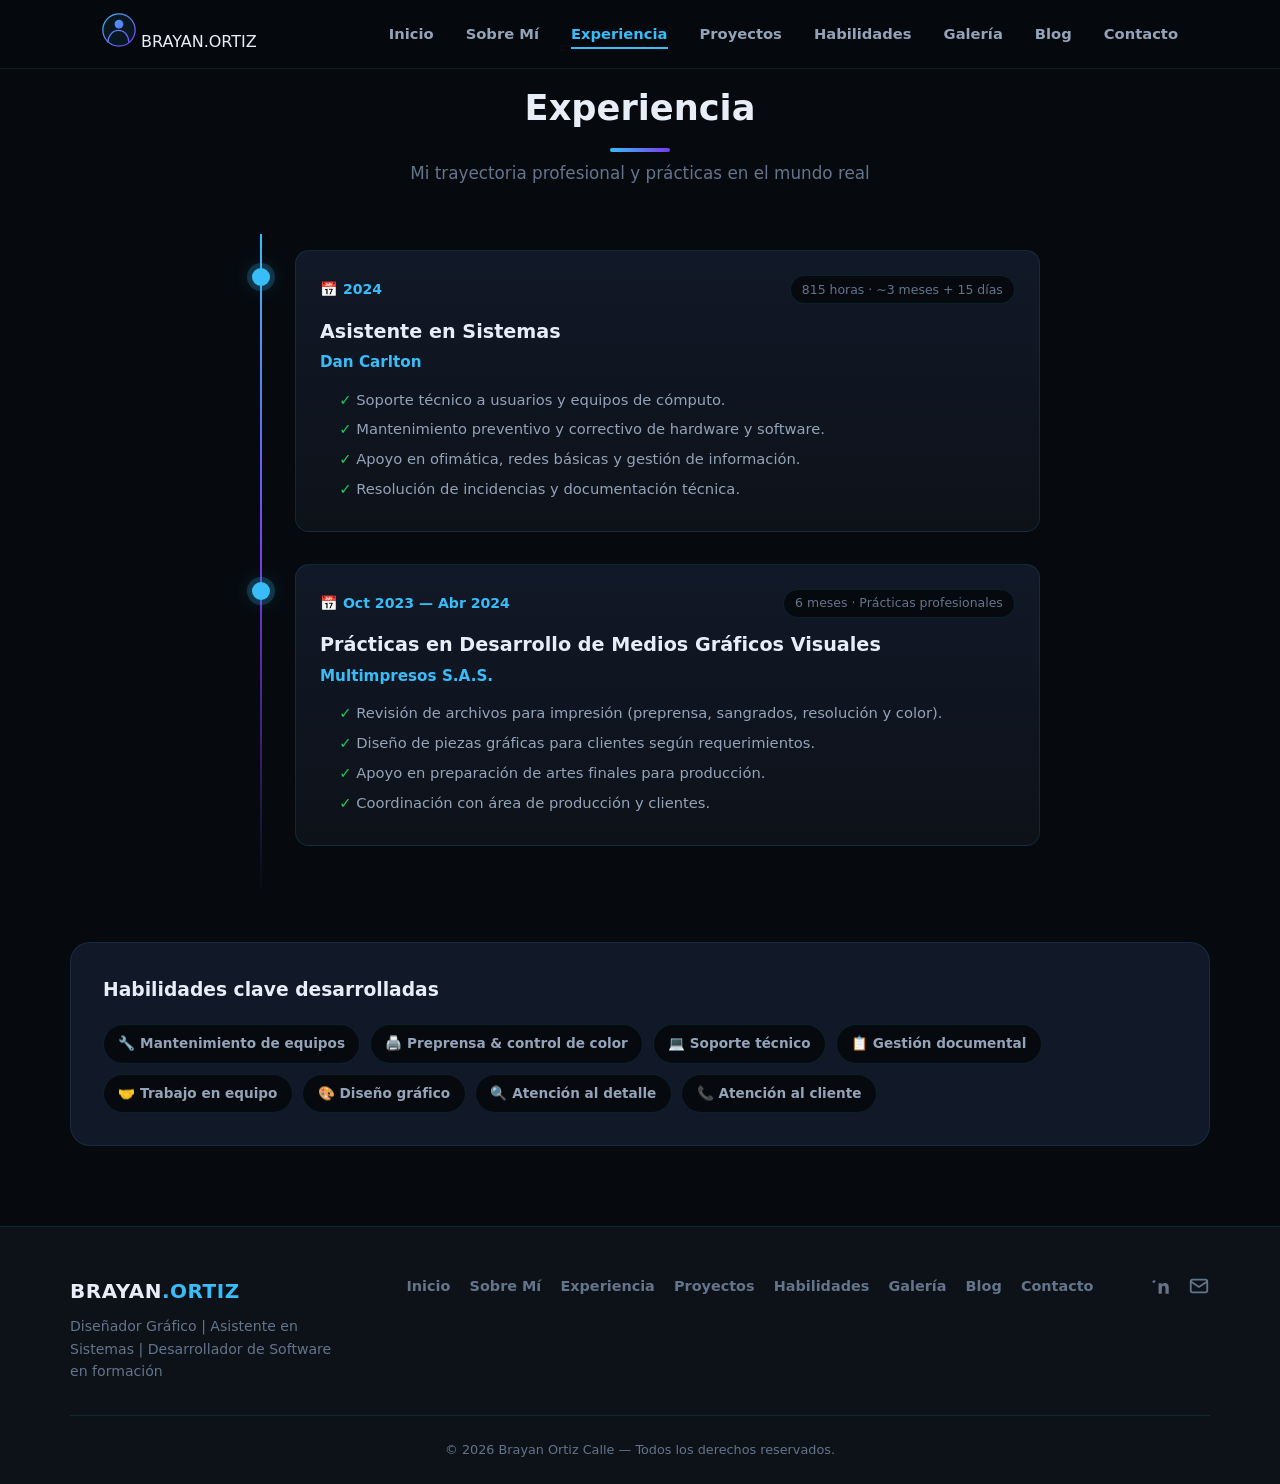
<file: experiencia.html>
<!DOCTYPE html>
<html lang="es">
<head>
    <meta charset="UTF-8">
    <meta name="viewport" content="width=device-width, initial-scale=1.0">
    <title>Experiencia — Brayan Ortiz Calle</title>
    <meta name="description" content="Experiencia laboral de Brayan Ortiz Calle: Asistente en Sistemas en Dan Carlton y prácticas en desarrollo de medios gráficos en Multimpresos S.A.S.">
    <link rel="canonical" href="https://brayanortiz906-lab.github.io/brayanortiz906.github.io/experiencia.html">
    <link rel="stylesheet" href="css/style.css?v=2">
</head>
<body>
    <nav class="navbar">
        <div class="nav-container">
            <a href="index.html" class="nav-logo-link" aria-label="Brayan Ortiz Calle — Inicio">
                <svg class="nav-logo-icon" viewBox="0 0 40 40" width="34" height="34" aria-hidden="true">
                    <defs>
                        <linearGradient id="lg3" x1="0" y1="0" x2="40" y2="40" gradientUnits="userSpaceOnUse">
                            <stop offset="0" stop-color="#38bdf8"/>
                            <stop offset="1" stop-color="#7c3aed"/>
                        </linearGradient>
                    </defs>
                    <circle cx="20" cy="20" r="19" stroke="url(#lg3)" stroke-width="1.5" fill="rgba(56,189,248,0.08)"/>
                    <circle cx="20" cy="13" r="5.2" fill="url(#lg3)"/>
                    <path d="M7 34.5c.1-8 5.6-14 12.5-14s12 5.9 12 13.9" stroke="url(#lg3)" stroke-width="1.5" stroke-linecap="round" fill="none"/>
                </svg>
                <span class="nav-logo-text">BRAYAN<span>.ORTIZ</span></span>
            </a>
            <button class="hamburger" id="hamburger" aria-label="Menu">
                <span></span><span></span><span></span>
            </button>
            <ul class="nav-menu" id="navMenu">
                <li><a href="index.html">Inicio</a></li>
                <li><a href="sobre-mi.html">Sobre Mí</a></li>
                <li><a href="experiencia.html">Experiencia</a></li>
                <li><a href="proyectos.html">Proyectos</a></li>
                <li><a href="habilidades.html">Habilidades</a></li>
                <li><a href="galeria.html">Galería</a></li>
                <li><a href="blog.html">Blog</a></li>
                <li><a href="contacto.html">Contacto</a></li>
            </ul>
        </div>
    </nav>

    <section class="section experiencia-section" id="experiencia">
        <div class="container">
            <div class="section-header">
                <h2>Experiencia</h2>
                <p>Mi trayectoria profesional y prácticas en el mundo real</p>
            </div>

            <div class="timeline">
                <div class="timeline-item">
                    <div class="tl-dot"></div>
                    <div class="tl-card">
                        <div class="tl-header">
                            <span class="tl-date">📅 2024</span>
                            <span class="tl-duration">815 horas · ~3 meses + 15 días</span>
                        </div>
                        <h3>Asistente en Sistemas</h3>
                        <p class="empresa">Dan Carlton</p>
                        <ul class="tl-list">
                            <li>Soporte técnico a usuarios y equipos de cómputo.</li>
                            <li>Mantenimiento preventivo y correctivo de hardware y software.</li>
                            <li>Apoyo en ofimática, redes básicas y gestión de información.</li>
                            <li>Resolución de incidencias y documentación técnica.</li>
                        </ul>
                    </div>
                </div>

                <div class="timeline-item">
                    <div class="tl-dot"></div>
                    <div class="tl-card">
                        <div class="tl-header">
                            <span class="tl-date">📅 Oct 2023 — Abr 2024</span>
                            <span class="tl-duration">6 meses · Prácticas profesionales</span>
                        </div>
                        <h3>Prácticas en Desarrollo de Medios Gráficos Visuales</h3>
                        <p class="empresa">Multimpresos S.A.S.</p>
                        <ul class="tl-list">
                            <li>Revisión de archivos para impresión (preprensa, sangrados, resolución y color).</li>
                            <li>Diseño de piezas gráficas para clientes según requerimientos.</li>
                            <li>Apoyo en preparación de artes finales para producción.</li>
                            <li>Coordinación con área de producción y clientes.</li>
                        </ul>
                    </div>
                </div>
            </div>

            <!-- Habilidades relevantes de experiencia -->
            <div class="exp-skills">
                <h3 class="exp-skills-title">Habilidades clave desarrolladas</h3>
                <div class="exp-skills-grid">
                    <span class="exp-skill-chip">🔧 Mantenimiento de equipos</span>
                    <span class="exp-skill-chip">🖨️ Preprensa & control de color</span>
                    <span class="exp-skill-chip">💻 Soporte técnico</span>
                    <span class="exp-skill-chip">📋 Gestión documental</span>
                    <span class="exp-skill-chip">🤝 Trabajo en equipo</span>
                    <span class="exp-skill-chip">🎨 Diseño gráfico</span>
                    <span class="exp-skill-chip">🔍 Atención al detalle</span>
                    <span class="exp-skill-chip">📞 Atención al cliente</span>
                </div>
            </div>
        </div>
    </section>

    <footer class="footer">
        <div class="container">
            <div class="footer-content">
                <div class="footer-brand">
                    <a href="index.html" class="nav-logo">BRAYAN<span>.ORTIZ</span></a>
                    <p>Diseñador Gráfico | Asistente en Sistemas | Desarrollador de Software en formación</p>
                </div>
                <div class="footer-links">
                    <a href="index.html">Inicio</a>
                    <a href="sobre-mi.html">Sobre Mí</a>
                    <a href="experiencia.html">Experiencia</a>
                    <a href="proyectos.html">Proyectos</a>
                    <a href="habilidades.html">Habilidades</a>
                    <a href="galeria.html">Galería</a>
                    <a href="blog.html">Blog</a>
                    <a href="contacto.html">Contacto</a>
                </div>
                <div class="footer-social">
                    <a href="https://www.linkedin.com/in/brayan-alejandro-ortiz-calle-86077b2bb" target="_blank" rel="noopener" aria-label="LinkedIn">
                        <svg viewBox="0 0 24 24" width="22" height="22" fill="currentColor"><path d="M20.447 20.452h-3.554v-5.569c0-1.328-.027-3.037-1.852-3.037-1.853 0-2.136 1.445-2.136 2.939v5.667H9.351V9h3.414v1.561h.046c.477-.9 1.637-1.85 3.37-1.85 3.601 0 4.267 2.37 4.267 5.455v6.286zM5.337 7.433c0 .718-.587 1.291-1.351 1.291-.764 0-1.35-.573-1.35-1.291 0-.717.586-1.29.764-1.291.176-.001.351-.075.526-.182.175-.108.45-.13.696-.13.717 0 1.351.573 1.351 1.291 0 .718-.587 1.291-1.351 1.291z"/></svg>
                    </a>
                    <a href="mailto:ortizcallebrayanalejadro@gmail.com" aria-label="Email">
                        <svg viewBox="0 0 24 24" width="22" height="22" fill="none" stroke="currentColor" stroke-width="2"><rect x="3" y="5" width="18" height="14" rx="2"/><path d="M3 7l9 6 9-6"/></svg>
                    </a>
                </div>
            </div>
            <p class="footer-copy">© 2026 Brayan Ortiz Calle — Todos los derechos reservados.</p>
        </div>
    </footer>

    <script src="js/main.js"></script>
</body>
</html>
</file>
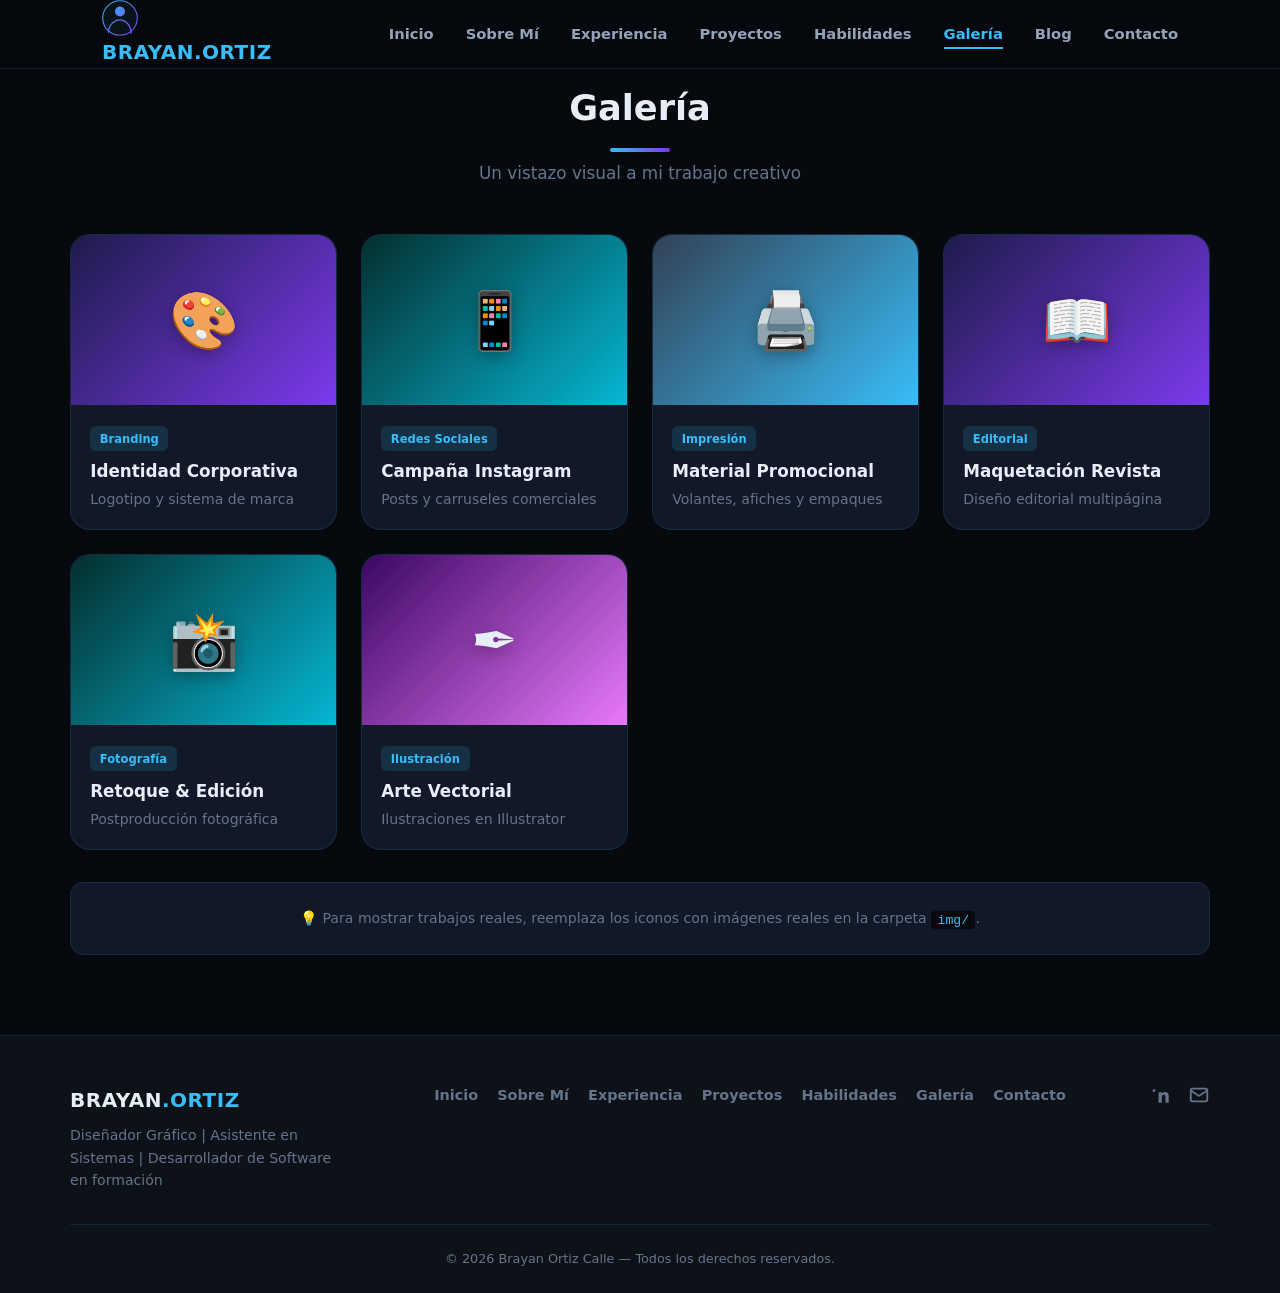
<file: galeria.html>
<!DOCTYPE html>
<html lang="es">
<head>
    <meta charset="UTF-8">
    <meta name="viewport" content="width=device-width, initial-scale=1.0">
    <title>Galería — Brayan Ortiz Calle</title>
    <meta name="description" content="Galería de trabajos de diseño gráfico de Brayan Ortiz Calle. Explora mi portafolio visual de proyectos creativos.">
    <link rel="canonical" href="https://brayanortiz906-lab.github.io/brayanortiz906.github.io/galeria.html">
    <link rel="stylesheet" href="css/style.css?v=2">
</head>
<body>
    <nav class="navbar">
        <div class="nav-container">
            <a href="index.html" class="nav-logo"><img src="img/logo.svg" alt="Brayan Ortiz Calle" class="nav-logo-img" width="36" height="36"><span class="nav-logo-text">BRAYAN<span>.ORTIZ</span></span></a>
            <button class="hamburger" id="hamburger" aria-label="Menu">
                <span></span><span></span><span></span>
            </button>
            <ul class="nav-menu" id="navMenu">
                <li><a href="index.html">Inicio</a></li>
                <li><a href="sobre-mi.html">Sobre Mí</a></li>
                <li><a href="experiencia.html">Experiencia</a></li>
                <li><a href="proyectos.html">Proyectos</a></li>
                <li><a href="habilidades.html">Habilidades</a></li>
                <li><a href="galeria.html">Galería</a></li>
                <li><a href="blog.html">Blog</a></li>
                <li><a href="contacto.html">Contacto</a></li>
            </ul>
        </div>
    </nav>

    <section class="section galeria-section" id="galeria">
        <div class="container">
            <div class="section-header">
                <h2>Galería</h2>
                <p>Un vistazo visual a mi trabajo creativo</p>
            </div>

            <div class="galeria-grid">
                <figure class="galeria-item">
                    <div class="galeria-img" style="background: linear-gradient(135deg, #1e1b4b, #7c3aed);">
                        <span class="galeria-icon">🎨</span>
                    </div>
                    <figcaption>
                        <span class="galeria-tag">Branding</span>
                        <h3>Identidad Corporativa</h3>
                        <p>Logotipo y sistema de marca</p>
                    </figcaption>
                </figure>

                <figure class="galeria-item">
                    <div class="galeria-img" style="background: linear-gradient(135deg, #042f2e, #06b6d4);">
                        <span class="galeria-icon">📱</span>
                    </div>
                    <figcaption>
                        <span class="galeria-tag">Redes Sociales</span>
                        <h3>Campaña Instagram</h3>
                        <p>Posts y carruseles comerciales</p>
                    </figcaption>
                </figure>

                <figure class="galeria-item">
                    <div class="galeria-img" style="background: linear-gradient(135deg, #334155, #38bdf8);">
                        <span class="galeria-icon">🖨️</span>
                    </div>
                    <figcaption>
                        <span class="galeria-tag">Impresión</span>
                        <h3>Material Promocional</h3>
                        <p>Volantes, afiches y empaques</p>
                    </figcaption>
                </figure>

                <figure class="galeria-item">
                    <div class="galeria-img" style="background: linear-gradient(135deg, #1e1b4b, #7c3aed);">
                        <span class="galeria-icon">📖</span>
                    </div>
                    <figcaption>
                        <span class="galeria-tag">Editorial</span>
                        <h3>Maquetación Revista</h3>
                        <p>Diseño editorial multipágina</p>
                    </figcaption>
                </figure>

                <figure class="galeria-item">
                    <div class="galeria-img" style="background: linear-gradient(135deg, #042f2e, #06b6d4);">
                        <span class="galeria-icon">📸</span>
                    </div>
                    <figcaption>
                        <span class="galeria-tag">Fotografía</span>
                        <h3>Retoque & Edición</h3>
                        <p>Postproducción fotográfica</p>
                    </figcaption>
                </figure>

                <figure class="galeria-item">
                    <div class="galeria-img" style="background: linear-gradient(135deg, #3b0764, #e879f9);">
                        <span class="galeria-icon">✒️</span>
                    </div>
                    <figcaption>
                        <span class="galeria-tag">Ilustración</span>
                        <h3>Arte Vectorial</h3>
                        <p>Ilustraciones en Illustrator</p>
                    </figcaption>
                </figure>
            </div>

            <div class="galeria-notice">
                <p>💡 Para mostrar trabajos reales, reemplaza los iconos con imágenes reales en la carpeta <code>img/</code>.</p>
            </div>
        </div>
    </section>

    <footer class="footer">
        <div class="container">
            <div class="footer-content">
                <div class="footer-brand">
                    <a href="index.html" class="nav-logo">BRAYAN<span>.ORTIZ</span></a>
                    <p>Diseñador Gráfico | Asistente en Sistemas | Desarrollador de Software en formación</p>
                </div>
                <div class="footer-links">
                    <a href="index.html">Inicio</a>
                    <a href="sobre-mi.html">Sobre Mí</a>
                    <a href="experiencia.html">Experiencia</a>
                    <a href="proyectos.html">Proyectos</a>
                    <a href="habilidades.html">Habilidades</a>
                    <a href="galeria.html">Galería</a>
                    <a href="contacto.html">Contacto</a>
                </div>
                <div class="footer-social">
                    <a href="https://www.linkedin.com/in/brayan-alejandro-ortiz-calle-86077b2bb" target="_blank" rel="noopener" aria-label="LinkedIn">
                        <svg viewBox="0 0 24 24" width="22" height="22" fill="currentColor"><path d="M20.447 20.452h-3.554v-5.569c0-1.328-.027-3.037-1.852-3.037-1.853 0-2.136 1.445-2.136 2.939v5.667H9.351V9h3.414v1.561h.046c.477-.9 1.637-1.85 3.37-1.85 3.601 0 4.267 2.37 4.267 5.455v6.286zM5.337 7.433c0 .718-.587 1.291-1.351 1.291-.764 0-1.35-.573-1.35-1.291 0-.717.586-1.29.764-1.291.176-.001.351-.075.526-.182.175-.108.45-.13.696-.13.717 0 1.351.573 1.351 1.291 0 .718-.587 1.291-1.351 1.291z"/></svg>
                    </a>
                    <a href="mailto:ortizcallebrayanalejadro@gmail.com" aria-label="Email">
                        <svg viewBox="0 0 24 24" width="22" height="22" fill="none" stroke="currentColor" stroke-width="2"><rect x="3" y="5" width="18" height="14" rx="2"/><path d="M3 7l9 6 9-6"/></svg>
                    </a>
                </div>
            </div>
            <p class="footer-copy">© 2026 Brayan Ortiz Calle — Todos los derechos reservados.</p>
        </div>
    </footer>

    <script src="js/main.js"></script>
</body>
</html>
</file>
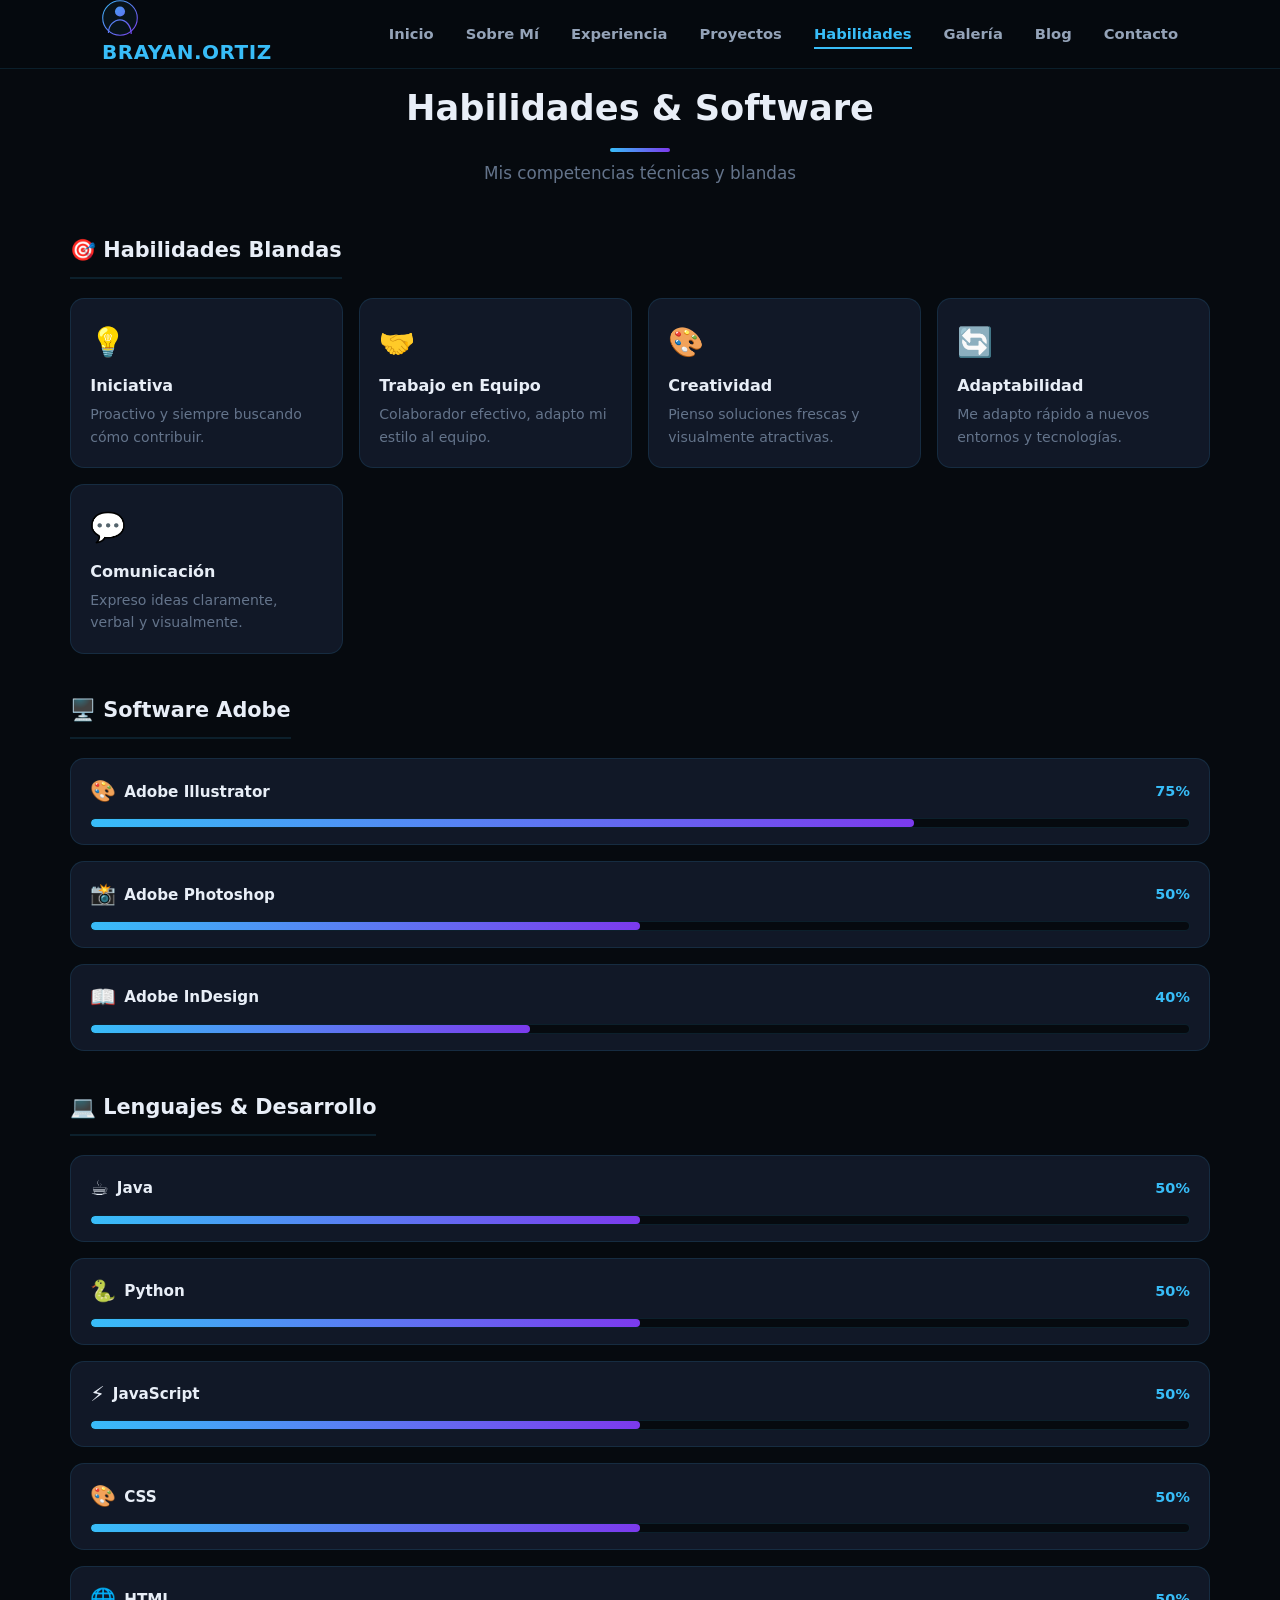
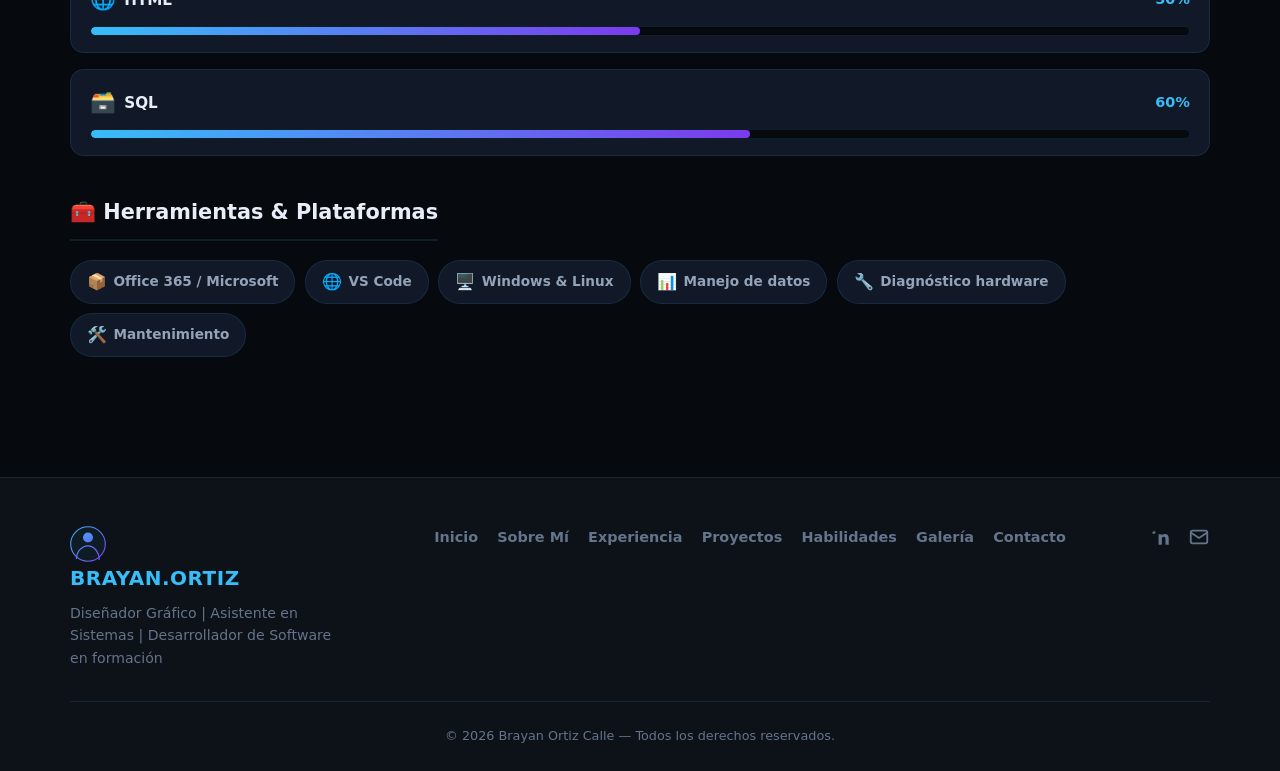
<file: habilidades.html>
<!DOCTYPE html>
<html lang="es">
<head>
    <meta charset="UTF-8">
    <meta name="viewport" content="width=device-width, initial-scale=1.0">
    <title>Habilidades — Brayan Ortiz Calle</title>
    <meta name="description" content="Habilidades y competencias de Brayan Ortiz Calle: software Adobe, lenguajes de programación, habilidades blandas y desarrollo de software.">
    <link rel="canonical" href="https://brayanortiz906-lab.github.io/brayanortiz906.github.io/habilidades.html">
    <link rel="stylesheet" href="css/style.css?v=2">
</head>
<body>
    <nav class="navbar">
        <div class="nav-container">
            <a href="index.html" class="nav-logo"><img src="img/logo.svg" alt="Brayan Ortiz Calle" class="nav-logo-img" width="36" height="36"><span class="nav-logo-text">BRAYAN<span>.ORTIZ</span></span></a>
            <button class="hamburger" id="hamburger" aria-label="Menu">
                <span></span><span></span><span></span>
            </button>
            <ul class="nav-menu" id="navMenu">
                <li><a href="index.html">Inicio</a></li>
                <li><a href="sobre-mi.html">Sobre Mí</a></li>
                <li><a href="experiencia.html">Experiencia</a></li>
                <li><a href="proyectos.html">Proyectos</a></li>
                <li><a href="habilidades.html">Habilidades</a></li>
                <li><a href="galeria.html">Galería</a></li>
                <li><a href="blog.html">Blog</a></li>
                <li><a href="contacto.html">Contacto</a></li>
            </ul>
        </div>
    </nav>

    <section class="section habilidades-section" id="habilidades">
        <div class="container">
            <div class="section-header">
                <h2>Habilidades & Software</h2>
                <p>Mis competencias técnicas y blandas</p>
            </div>

            <!-- Soft Skills -->
            <div class="skills-category">
                <h3 class="category-title">🎯 Habilidades Blandas</h3>
                <div class="soft-skills-row">
                    <div class="soft-skill">
                        <span class="soft-icon">💡</span>
                        <div>
                            <h4>Iniciativa</h4>
                            <p>Proactivo y siempre buscando cómo contribuir.</p>
                        </div>
                    </div>
                    <div class="soft-skill">
                        <span class="soft-icon">🤝</span>
                        <div>
                            <h4>Trabajo en Equipo</h4>
                            <p>Colaborador efectivo, adapto mi estilo al equipo.</p>
                        </div>
                    </div>
                    <div class="soft-skill">
                        <span class="soft-icon">🎨</span>
                        <div>
                            <h4>Creatividad</h4>
                            <p>Pienso soluciones frescas y visualmente atractivas.</p>
                        </div>
                    </div>
                    <div class="soft-skill">
                        <span class="soft-icon">🔄</span>
                        <div>
                            <h4>Adaptabilidad</h4>
                            <p>Me adapto rápido a nuevos entornos y tecnologías.</p>
                        </div>
                    </div>
                    <div class="soft-skill">
                        <span class="soft-icon">💬</span>
                        <div>
                            <h4>Comunicación</h4>
                            <p>Expreso ideas claramente, verbal y visualmente.</p>
                        </div>
                    </div>
                </div>
            </div>

            <!-- Software Adobe -->
            <div class="skills-category">
                <h3 class="category-title">🖥️ Software Adobe</h3>
                <div class="skills-progress">
                    <div class="skill-item">
                        <div class="skill-header">
                            <div>
                                <span class="skill-icon">🎨</span>
                                <span class="skill-name">Adobe Illustrator</span>
                            </div>
                            <span class="skill-percent">75%</span>
                        </div>
                        <div class="skill-bar-bg">
                            <div class="skill-bar-fill" style="width: 0%" data-width="75%"></div>
                        </div>
                    </div>
                    <div class="skill-item">
                        <div class="skill-header">
                            <div>
                                <span class="skill-icon">📸</span>
                                <span class="skill-name">Adobe Photoshop</span>
                            </div>
                            <span class="skill-percent">50%</span>
                        </div>
                        <div class="skill-bar-bg">
                            <div class="skill-bar-fill" style="width: 0%" data-width="50%"></div>
                        </div>
                    </div>
                    <div class="skill-item">
                        <div class="skill-header">
                            <div>
                                <span class="skill-icon">📖</span>
                                <span class="skill-name">Adobe InDesign</span>
                            </div>
                            <span class="skill-percent">40%</span>
                        </div>
                        <div class="skill-bar-bg">
                            <div class="skill-bar-fill" style="width: 0%" data-width="40%"></div>
                        </div>
                    </div>
                </div>
            </div>

            <!-- Lenguajes -->
            <div class="skills-category">
                <h3 class="category-title">💻 Lenguajes & Desarrollo</h3>
                <div class="skills-progress">
                    <div class="skill-item">
                        <div class="skill-header">
                            <div>
                                <span class="skill-icon">☕</span>
                                <span class="skill-name">Java</span>
                            </div>
                            <span class="skill-percent">50%</span>
                        </div>
                        <div class="skill-bar-bg">
                            <div class="skill-bar-fill" style="width: 0%" data-width="50%"></div>
                        </div>
                    </div>
                    <div class="skill-item">
                        <div class="skill-header">
                            <div>
                                <span class="skill-icon">🐍</span>
                                <span class="skill-name">Python</span>
                            </div>
                            <span class="skill-percent">50%</span>
                        </div>
                        <div class="skill-bar-bg">
                            <div class="skill-bar-fill" style="width: 0%" data-width="50%"></div>
                        </div>
                    </div>
                    <div class="skill-item">
                        <div class="skill-header">
                            <div>
                                <span class="skill-icon">⚡</span>
                                <span class="skill-name">JavaScript</span>
                            </div>
                            <span class="skill-percent">50%</span>
                        </div>
                        <div class="skill-bar-bg">
                            <div class="skill-bar-fill" style="width: 0%" data-width="50%"></div>
                        </div>
                    </div>
                    <div class="skill-item">
                        <div class="skill-header">
                            <div>
                                <span class="skill-icon">🎨</span>
                                <span class="skill-name">CSS</span>
                            </div>
                            <span class="skill-percent">50%</span>
                        </div>
                        <div class="skill-bar-bg">
                            <div class="skill-bar-fill" style="width: 0%" data-width="50%"></div>
                        </div>
                    </div>
                    <div class="skill-item">
                        <div class="skill-header">
                            <div>
                                <span class="skill-icon">🌐</span>
                                <span class="skill-name">HTML</span>
                            </div>
                            <span class="skill-percent">50%</span>
                        </div>
                        <div class="skill-bar-bg">
                            <div class="skill-bar-fill" style="width: 0%" data-width="50%"></div>
                        </div>
                    </div>
                    <div class="skill-item">
                        <div class="skill-header">
                            <div>
                                <span class="skill-icon">🗃️</span>
                                <span class="skill-name">SQL</span>
                            </div>
                            <span class="skill-percent">60%</span>
                        </div>
                        <div class="skill-bar-bg">
                            <div class="skill-bar-fill" style="width: 0%" data-width="60%"></div>
                        </div>
                    </div>
                </div>
            </div>

            <!-- Herramientas -->
            <div class="skills-category">
                <h3 class="category-title">🧰 Herramientas & Plataformas</h3>
                <div class="tools-grid">
                    <span class="tool-chip"><span class="chip-icon">📦</span> Office 365 / Microsoft</span>
                    <span class="tool-chip"><span class="chip-icon">🌐</span> VS Code</span>
                    <span class="tool-chip"><span class="chip-icon">🖥️</span> Windows & Linux</span>
                    <span class="tool-chip"><span class="chip-icon">📊</span> Manejo de datos</span>
                    <span class="tool-chip"><span class="chip-icon">🔧</span> Diagnóstico hardware</span>
                    <span class="tool-chip"><span class="chip-icon">🛠️</span> Mantenimiento</span>
                </div>
            </div>
        </div>
    </section>

    <footer class="footer">
        <div class="container">
            <div class="footer-content">
                <div class="footer-brand">
                    <a href="index.html" class="nav-logo"><img src="img/logo.svg" alt="Brayan Ortiz Calle" class="nav-logo-img" width="36" height="36"><span class="nav-logo-text">BRAYAN<span>.ORTIZ</span></span></a>
                    <p>Diseñador Gráfico | Asistente en Sistemas | Desarrollador de Software en formación</p>
                </div>
                <div class="footer-links">
                    <a href="index.html">Inicio</a>
                    <a href="sobre-mi.html">Sobre Mí</a>
                    <a href="experiencia.html">Experiencia</a>
                    <a href="proyectos.html">Proyectos</a>
                    <a href="habilidades.html">Habilidades</a>
                    <a href="galeria.html">Galería</a>
                    <a href="contacto.html">Contacto</a>
                </div>
                <div class="footer-social">
                    <a href="https://www.linkedin.com/in/brayan-alejandro-ortiz-calle-86077b2bb" target="_blank" rel="noopener" aria-label="LinkedIn">
                        <svg viewBox="0 0 24 24" width="22" height="22" fill="currentColor"><path d="M20.447 20.452h-3.554v-5.569c0-1.328-.027-3.037-1.852-3.037-1.853 0-2.136 1.445-2.136 2.939v5.667H9.351V9h3.414v1.561h.046c.477-.9 1.637-1.85 3.37-1.85 3.601 0 4.267 2.37 4.267 5.455v6.286zM5.337 7.433c0 .718-.587 1.291-1.351 1.291-.764 0-1.35-.573-1.35-1.291 0-.717.586-1.29.764-1.291.176-.001.351-.075.526-.182.175-.108.45-.13.696-.13.717 0 1.351.573 1.351 1.291 0 .718-.587 1.291-1.351 1.291z"/></svg>
                    </a>
                    <a href="mailto:ortizcallebrayanalejadro@gmail.com" aria-label="Email">
                        <svg viewBox="0 0 24 24" width="22" height="22" fill="none" stroke="currentColor" stroke-width="2"><rect x="3" y="5" width="18" height="14" rx="2"/><path d="M3 7l9 6 9-6"/></svg>
                    </a>
                </div>
            </div>
            <p class="footer-copy">© 2026 Brayan Ortiz Calle — Todos los derechos reservados.</p>
        </div>
    </footer>

    <script src="js/main.js"></script>
</body>
</html>
</file>
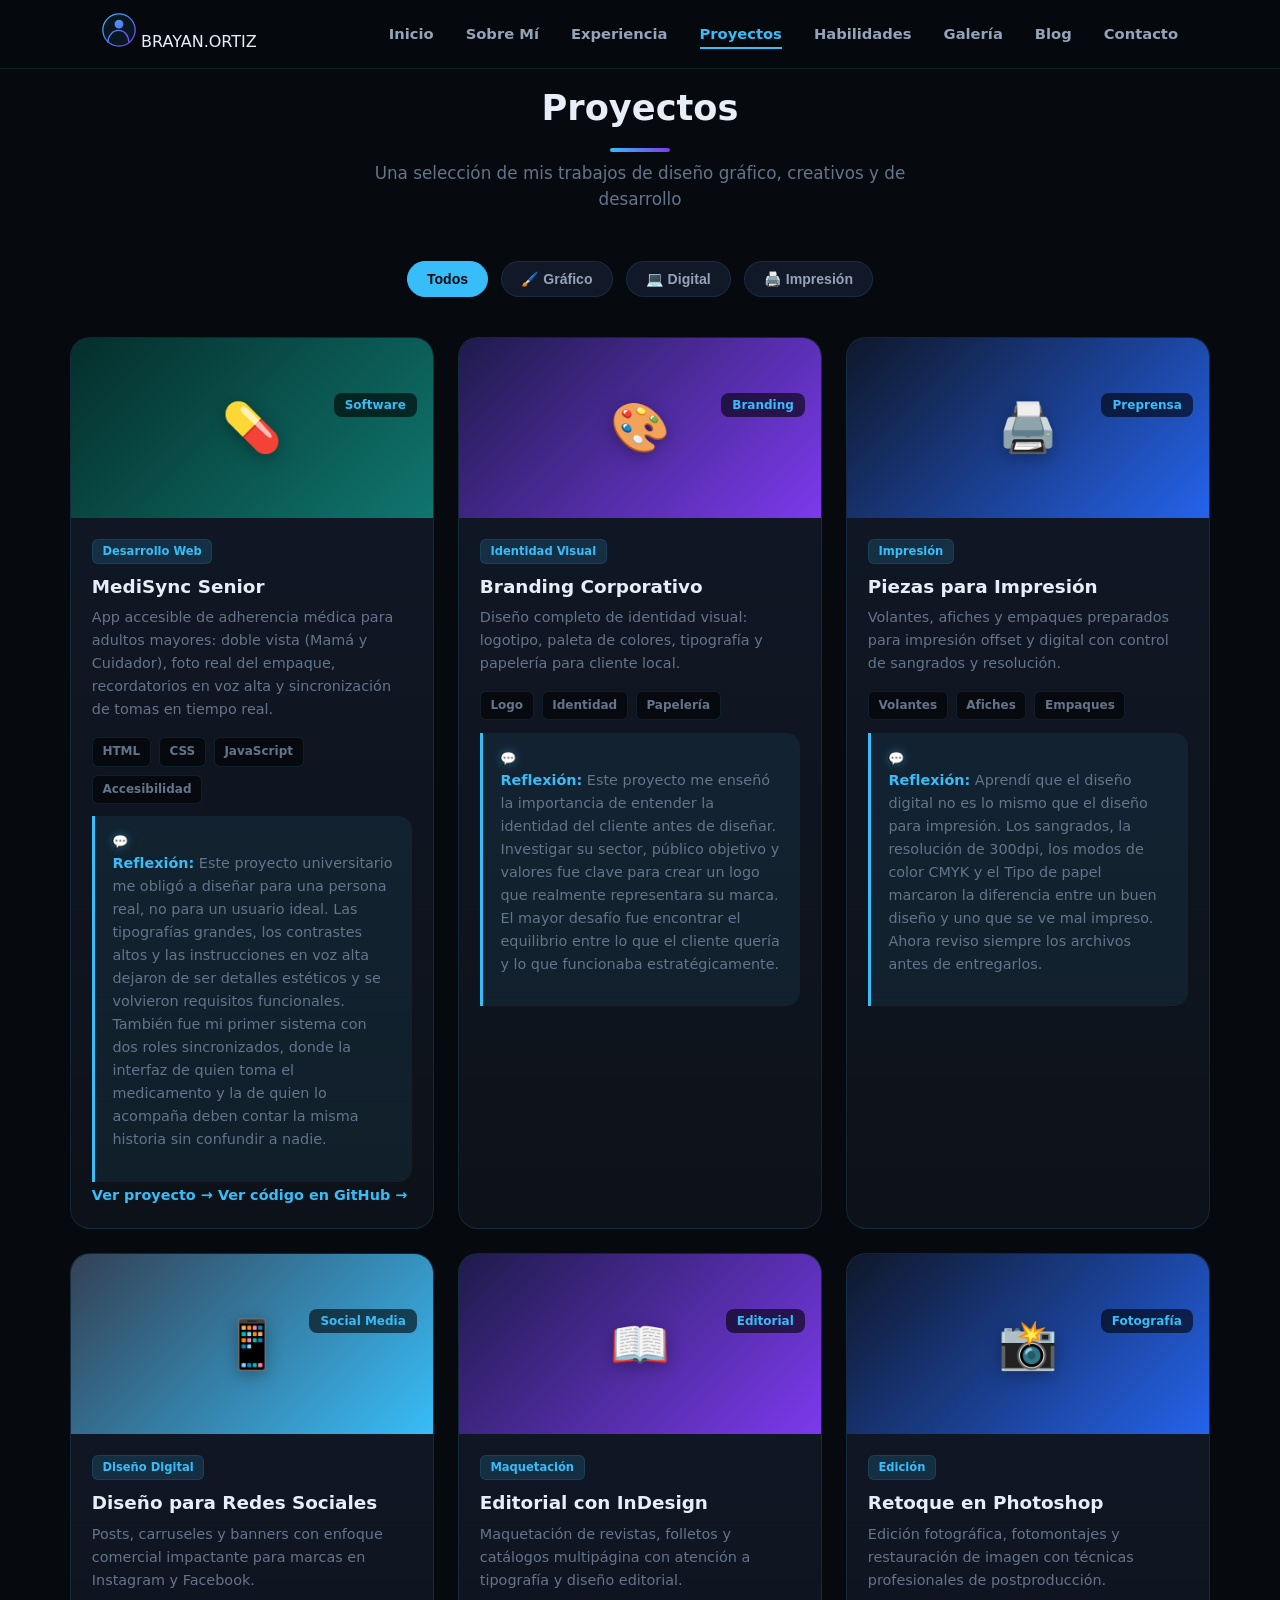
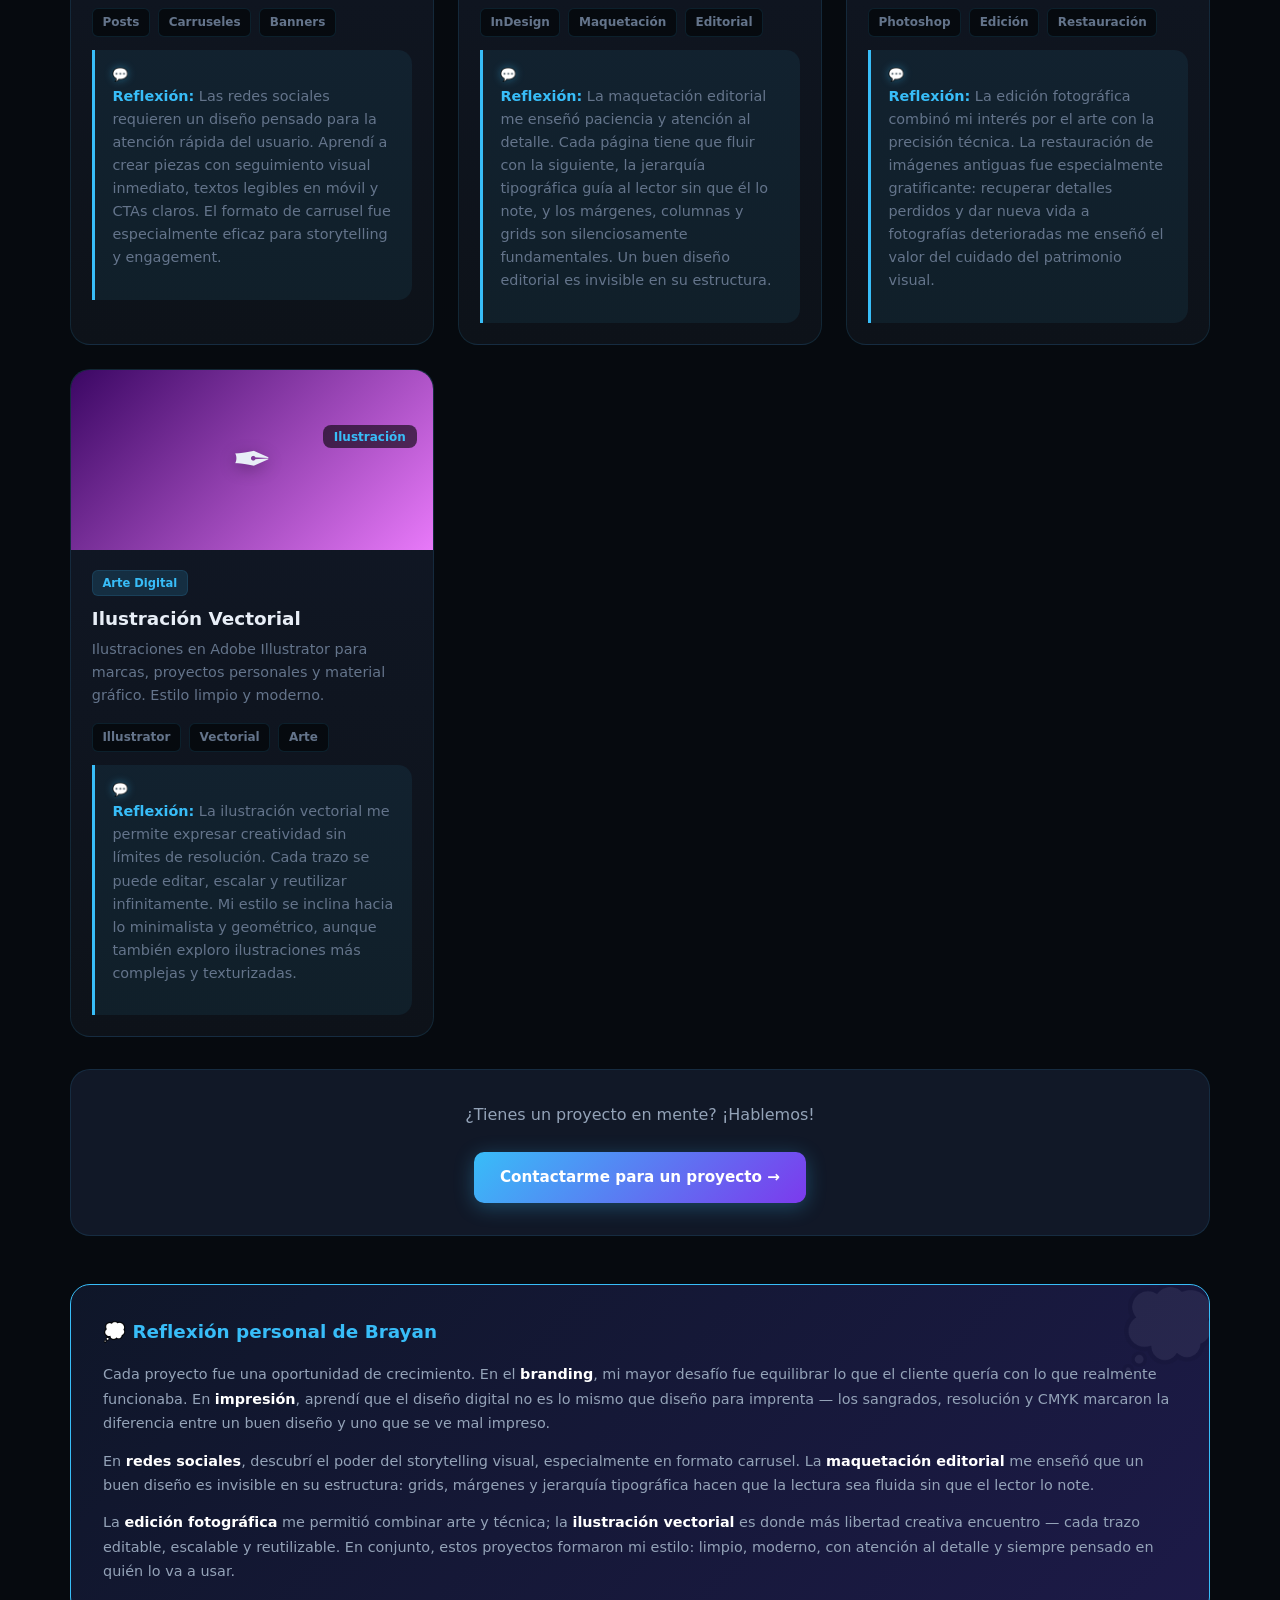
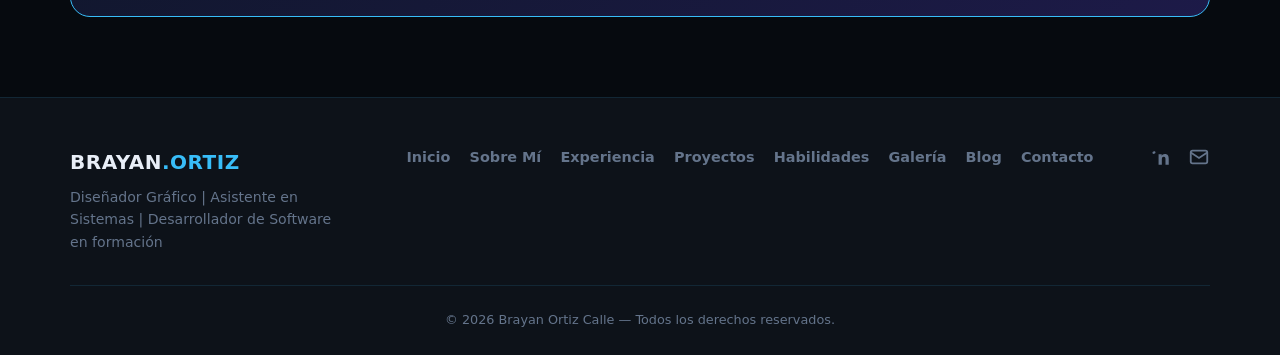
<file: proyectos.html>
<!DOCTYPE html>
<html lang="es">
<head>
    <meta charset="UTF-8">
    <meta name="viewport" content="width=device-width, initial-scale=1.0">
    <title>Proyectos — Brayan Ortiz Calle</title>
    <meta name="description" content="Explora los proyectos de diseño gráfico de Brayan Ortiz Calle: branding, diseño para redes sociales, piezas de impresión, editoriales e ilustraciones.">
    <link rel="canonical" href="https://brayanortiz906-lab.github.io/brayanortiz906.github.io/proyectos.html">
    <link rel="stylesheet" href="css/style.css?v=2">
</head>
<body>
    <nav class="navbar">
        <div class="nav-container">
            <a href="index.html" class="nav-logo-link" aria-label="Brayan Ortiz Calle — Inicio">
                <svg class="nav-logo-icon" viewBox="0 0 40 40" width="34" height="34" aria-hidden="true">
                    <defs>
                        <linearGradient id="lg4" x1="0" y1="0" x2="40" y2="40" gradientUnits="userSpaceOnUse">
                            <stop offset="0" stop-color="#38bdf8"/>
                            <stop offset="1" stop-color="#7c3aed"/>
                        </linearGradient>
                    </defs>
                    <circle cx="20" cy="20" r="19" stroke="url(#lg4)" stroke-width="1.5" fill="rgba(56,189,248,0.08)"/>
                    <circle cx="20" cy="13" r="5.2" fill="url(#lg4)"/>
                    <path d="M7 34.5c.1-8 5.6-14 12.5-14s12 5.9 12 13.9" stroke="url(#lg4)" stroke-width="1.5" stroke-linecap="round" fill="none"/>
                </svg>
                <span class="nav-logo-text">BRAYAN<span>.ORTIZ</span></span>
            </a>
            <button class="hamburger" id="hamburger" aria-label="Menu">
                <span></span><span></span><span></span>
            </button>
            <ul class="nav-menu" id="navMenu">
                <li><a href="index.html">Inicio</a></li>
                <li><a href="sobre-mi.html">Sobre Mí</a></li>
                <li><a href="experiencia.html">Experiencia</a></li>
                <li><a href="proyectos.html">Proyectos</a></li>
                <li><a href="habilidades.html">Habilidades</a></li>
                <li><a href="galeria.html">Galería</a></li>
                <li><a href="blog.html">Blog</a></li>
                <li><a href="contacto.html">Contacto</a></li>
            </ul>
        </div>
    </nav>

    <section class="section proyectos-section" id="proyectos">
        <div class="container">
            <div class="section-header">
                <h2>Proyectos</h2>
                <p>Una selección de mis trabajos de diseño gráfico, creativos y de desarrollo</p>
            </div>

            <!-- FILTROS -->
            <div class="filter-bar">
                <button class="filter-btn active" data-filter="all">Todos</button>
                <button class="filter-btn" data-filter="grafico">🖌️ Gráfico</button>
                <button class="filter-btn" data-filter="digital">💻 Digital</button>
                <button class="filter-btn" data-filter="impresion">🖨️ Impresión</button>
            </div>

            <div class="projects-grid">
                <div class="project-card" data-category="digital">
                    <div class="project-img" style="background: linear-gradient(135deg, #052e2b, #0f766e);">
                        <span class="proj-icon">💊</span>
                        <div class="project-img-overlay">
                            <span class="overlay-tag">Software</span>
                        </div>
                    </div>
                    <div class="project-info">
                        <div class="project-meta">
                            <span class="meta-tag">Desarrollo Web</span>
                        </div>
                        <h3>MediSync Senior</h3>
                        <p>App accesible de adherencia médica para adultos mayores: doble vista (Mamá y Cuidador), foto real del empaque, recordatorios en voz alta y sincronización de tomas en tiempo real.</p>
                        <div class="project-tags">
                            <span class="p-tag">HTML</span>
                            <span class="p-tag">CSS</span>
                            <span class="p-tag">JavaScript</span>
                            <span class="p-tag">Accesibilidad</span>
                        </div>
                        <div class="project-reflection">
                            <span class="reflection-icon">💬</span>
                            <p><strong>Reflexión:</strong> Este proyecto universitario me obligó a diseñar para una persona real, no para un usuario ideal. Las tipografías grandes, los contrastes altos y las instrucciones en voz alta dejaron de ser detalles estéticos y se volvieron requisitos funcionales. También fue mi primer sistema con dos roles sincronizados, donde la interfaz de quien toma el medicamento y la de quien lo acompaña deben contar la misma historia sin confundir a nadie.</p>
                        </div>
                        <a href="https://brayanortiz906-lab.github.io/medisync-senior/" class="proj-link" target="_blank" rel="noopener">Ver proyecto →</a>
                        <a href="https://github.com/brayanortiz906-lab/medisync-senior" class="proj-link" target="_blank" rel="noopener">Ver código en GitHub →</a>
                    </div>
                </div>

                <div class="project-card" data-category="grafico">
                    <div class="project-img" style="background: linear-gradient(135deg, #1e1b4b, #7c3aed);">
                        <span class="proj-icon">🎨</span>
                        <div class="project-img-overlay">
                            <span class="overlay-tag">Branding</span>
                        </div>
                    </div>
                    <div class="project-info">
                        <div class="project-meta">
                            <span class="meta-tag">Identidad Visual</span>
                        </div>
                        <h3>Branding Corporativo</h3>
                        <p>Diseño completo de identidad visual: logotipo, paleta de colores, tipografía y papelería para cliente local.</p>
                        <div class="project-tags">
                            <span class="p-tag">Logo</span>
                            <span class="p-tag">Identidad</span>
                            <span class="p-tag">Papelería</span>
                        </div>
                        <div class="project-reflection">
                            <span class="reflection-icon">💬</span>
                            <p><strong>Reflexión:</strong> Este proyecto me enseñó la importancia de entender la identidad del cliente antes de diseñar. Investigar su sector, público objetivo y valores fue clave para crear un logo que realmente representara su marca. El mayor desafío fue encontrar el equilibrio entre lo que el cliente quería y lo que funcionaba estratégicamente.</p>
                        </div>
                    </div>
                </div>

                <div class="project-card" data-category="grafico">
                    <div class="project-img" style="background: linear-gradient(135deg, #0f172a, #2563eb);">
                        <span class="proj-icon">🖨️</span>
                        <div class="project-img-overlay">
                            <span class="overlay-tag">Preprensa</span>
                        </div>
                    </div>
                    <div class="project-info">
                        <div class="project-meta">
                            <span class="meta-tag">Impresión</span>
                        </div>
                        <h3>Piezas para Impresión</h3>
                        <p>Volantes, afiches y empaques preparados para impresión offset y digital con control de sangrados y resolución.</p>
                        <div class="project-tags">
                            <span class="p-tag">Volantes</span>
                            <span class="p-tag">Afiches</span>
                            <span class="p-tag">Empaques</span>
                        </div>
                        <div class="project-reflection">
                            <span class="reflection-icon">💬</span>
                            <p><strong>Reflexión:</strong> Aprendí que el diseño digital no es lo mismo que el diseño para impresión. Los sangrados, la resolución de 300dpi, los modos de color CMYK y el Tipo de papel marcaron la diferencia entre un buen diseño y uno que se ve mal impreso. Ahora reviso siempre los archivos antes de entregarlos.</p>
                        </div>
                    </div>
                </div>

                <div class="project-card" data-category="grafico">
                    <div class="project-img" style="background: linear-gradient(135deg, #334155, #38bdf8);">
                        <span class="proj-icon">📱</span>
                        <div class="project-img-overlay">
                            <span class="overlay-tag">Social Media</span>
                        </div>
                    </div>
                    <div class="project-info">
                        <div class="project-meta">
                            <span class="meta-tag">Diseño Digital</span>
                        </div>
                        <h3>Diseño para Redes Sociales</h3>
                        <p>Posts, carruseles y banners con enfoque comercial impactante para marcas en Instagram y Facebook.</p>
                        <div class="project-tags">
                            <span class="p-tag">Posts</span>
                            <span class="p-tag">Carruseles</span>
                            <span class="p-tag">Banners</span>
                        </div>
                        <div class="project-reflection">
                            <span class="reflection-icon">💬</span>
                            <p><strong>Reflexión:</strong> Las redes sociales requieren un diseño pensado para la atención rápida del usuario. Aprendí a crear piezas con seguimiento visual inmediato, textos legibles en móvil y CTAs claros. El formato de carrusel fue especialmente eficaz para storytelling y engagement.</p>
                        </div>
                    </div>
                </div>

                <div class="project-card" data-category="grafico">
                    <div class="project-img" style="background: linear-gradient(135deg, #1e1b4b, #7c3aed);">
                        <span class="proj-icon">📖</span>
                        <div class="project-img-overlay">
                            <span class="overlay-tag">Editorial</span>
                        </div>
                    </div>
                    <div class="project-info">
                        <div class="project-meta">
                            <span class="meta-tag">Maquetación</span>
                        </div>
                        <h3>Editorial con InDesign</h3>
                        <p>Maquetación de revistas, folletos y catálogos multipágina con atención a tipografía y diseño editorial.</p>
                        <div class="project-tags">
                            <span class="p-tag">InDesign</span>
                            <span class="p-tag">Maquetación</span>
                            <span class="p-tag">Editorial</span>
                        </div>
                        <div class="project-reflection">
                            <span class="reflection-icon">💬</span>
                            <p><strong>Reflexión:</strong> La maquetación editorial me enseñó paciencia y atención al detalle. Cada página tiene que fluir con la siguiente, la jerarquía tipográfica guía al lector sin que él lo note, y los márgenes, columnas y grids son silenciosamente fundamentales. Un buen diseño editorial es invisible en su estructura.</p>
                        </div>
                    </div>
                </div>

                <div class="project-card" data-category="grafico">
                    <div class="project-img" style="background: linear-gradient(135deg, #0f172a, #2563eb);">
                        <span class="proj-icon">📸</span>
                        <div class="project-img-overlay">
                            <span class="overlay-tag">Fotografía</span>
                        </div>
                    </div>
                    <div class="project-info">
                        <div class="project-meta">
                            <span class="meta-tag">Edición</span>
                        </div>
                        <h3>Retoque en Photoshop</h3>
                        <p>Edición fotográfica, fotomontajes y restauración de imagen con técnicas profesionales de postproducción.</p>
                        <div class="project-tags">
                            <span class="p-tag">Photoshop</span>
                            <span class="p-tag">Edición</span>
                            <span class="p-tag">Restauración</span>
                        </div>
                        <div class="project-reflection">
                            <span class="reflection-icon">💬</span>
                            <p><strong>Reflexión:</strong> La edición fotográfica combinó mi interés por el arte con la precisión técnica. La restauración de imágenes antiguas fue especialmente gratificante: recuperar detalles perdidos y dar nueva vida a fotografías deterioradas me enseñó el valor del cuidado del patrimonio visual.</p>
                        </div>
                    </div>
                </div>

                <div class="project-card" data-category="digital">
                    <div class="project-img" style="background: linear-gradient(135deg, #3b0764, #e879f9);">
                        <span class="proj-icon">✒️</span>
                        <div class="project-img-overlay">
                            <span class="overlay-tag">Ilustración</span>
                        </div>
                    </div>
                    <div class="project-info">
                        <div class="project-meta">
                            <span class="meta-tag">Arte Digital</span>
                        </div>
                        <h3>Ilustración Vectorial</h3>
                        <p>Ilustraciones en Adobe Illustrator para marcas, proyectos personales y material gráfico. Estilo limpio y moderno.</p>
                        <div class="project-tags">
                            <span class="p-tag">Illustrator</span>
                            <span class="p-tag">Vectorial</span>
                            <span class="p-tag">Arte</span>
                        </div>
                        <div class="project-reflection">
                            <span class="reflection-icon">💬</span>
                            <p><strong>Reflexión:</strong> La ilustración vectorial me permite expresar creatividad sin límites de resolución. Cada trazo se puede editar, escalar y reutilizar infinitamente. Mi estilo se inclina hacia lo minimalista y geométrico, aunque también exploro ilustraciones más complejas y texturizadas.</p>
                        </div>
                    </div>
                </div>
            </div>

            <div class="projects-cta">
                <p>¿Tienes un proyecto en mente? ¡Hablemos!</p>
                <a href="contacto.html" class="btn btn-primary">Contactarme para un proyecto →</a>
            </div>
            <!-- REFLEXIÓN GENERAL DEL AUTOR -->
            <div class="author-reflection">
                <h3>💭 Reflexión personal de Brayan</h3>
                <p>Cada proyecto fue una oportunidad de crecimiento. En el <strong>branding</strong>, mi mayor desafío fue equilibrar lo que el cliente quería con lo que realmente funcionaba. En <strong>impresión</strong>, aprendí que el diseño digital no es lo mismo que diseño para imprenta — los sangrados, resolución y CMYK marcaron la diferencia entre un buen diseño y uno que se ve mal impreso.</p>
                <p>En <strong>redes sociales</strong>, descubrí el poder del storytelling visual, especialmente en formato carrusel. La <strong>maquetación editorial</strong> me enseñó que un buen diseño es invisible en su estructura: grids, márgenes y jerarquía tipográfica hacen que la lectura sea fluida sin que el lector lo note.</p>
                <p>La <strong>edición fotográfica</strong> me permitió combinar arte y técnica; la <strong>ilustración vectorial</strong> es donde más libertad creativa encuentro — cada trazo editable, escalable y reutilizable. En conjunto, estos proyectos formaron mi estilo: limpio, moderno, con atención al detalle y siempre pensado en quién lo va a usar.</p>
            </div>
        </div>
    </section>

    <footer class="footer">
        <div class="container">
            <div class="footer-content">
                <div class="footer-brand">
                    <a href="index.html" class="nav-logo">BRAYAN<span>.ORTIZ</span></a>
                    <p>Diseñador Gráfico | Asistente en Sistemas | Desarrollador de Software en formación</p>
                </div>
                <div class="footer-links">
                    <a href="index.html">Inicio</a>
                    <a href="sobre-mi.html">Sobre Mí</a>
                    <a href="experiencia.html">Experiencia</a>
                    <a href="proyectos.html">Proyectos</a>
                    <a href="habilidades.html">Habilidades</a>
                    <a href="galeria.html">Galería</a>
                    <a href="blog.html">Blog</a>
                    <a href="contacto.html">Contacto</a>
                </div>
                <div class="footer-social">
                    <a href="https://www.linkedin.com/in/brayan-alejandro-ortiz-calle-86077b2bb" target="_blank" rel="noopener" aria-label="LinkedIn">
                        <svg viewBox="0 0 24 24" width="22" height="22" fill="currentColor"><path d="M20.447 20.452h-3.554v-5.569c0-1.328-.027-3.037-1.852-3.037-1.853 0-2.136 1.445-2.136 2.939v5.667H9.351V9h3.414v1.561h.046c.477-.9 1.637-1.85 3.37-1.85 3.601 0 4.267 2.37 4.267 5.455v6.286zM5.337 7.433c0 .718-.587 1.291-1.351 1.291-.764 0-1.35-.573-1.35-1.291 0-.717.586-1.29.764-1.291.176-.001.351-.075.526-.182.175-.108.45-.13.696-.13.717 0 1.351.573 1.351 1.291 0 .718-.587 1.291-1.351 1.291z"/></svg>
                    </a>
                    <a href="mailto:ortizcallebrayanalejadro@gmail.com" aria-label="Email">
                        <svg viewBox="0 0 24 24" width="22" height="22" fill="none" stroke="currentColor" stroke-width="2"><rect x="3" y="5" width="18" height="14" rx="2"/><path d="M3 7l9 6 9-6"/></svg>
                    </a>
                </div>
            </div>
            <p class="footer-copy">© 2026 Brayan Ortiz Calle — Todos los derechos reservados.</p>
        </div>
    </footer>

    <script src="js/main.js"></script>
    <script src="js/filters.js"></script>
</body>
</html>
</file>
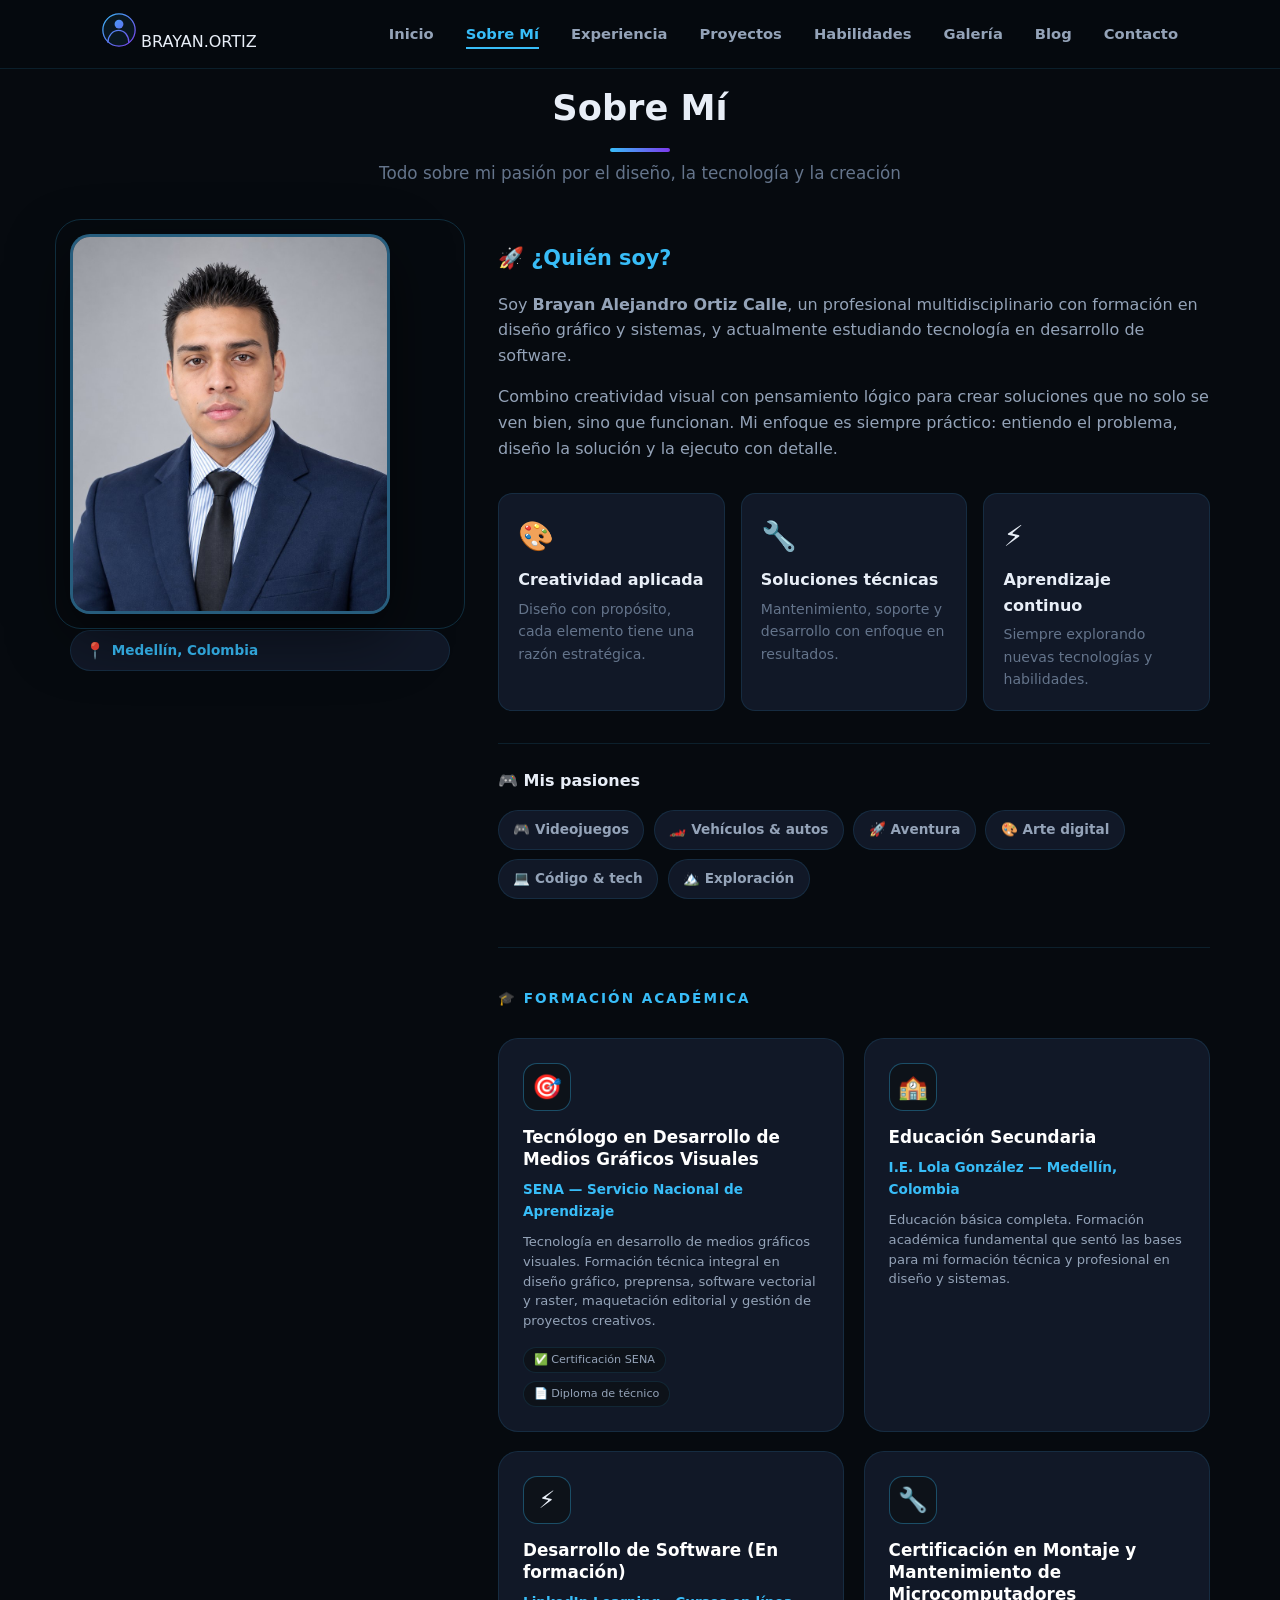
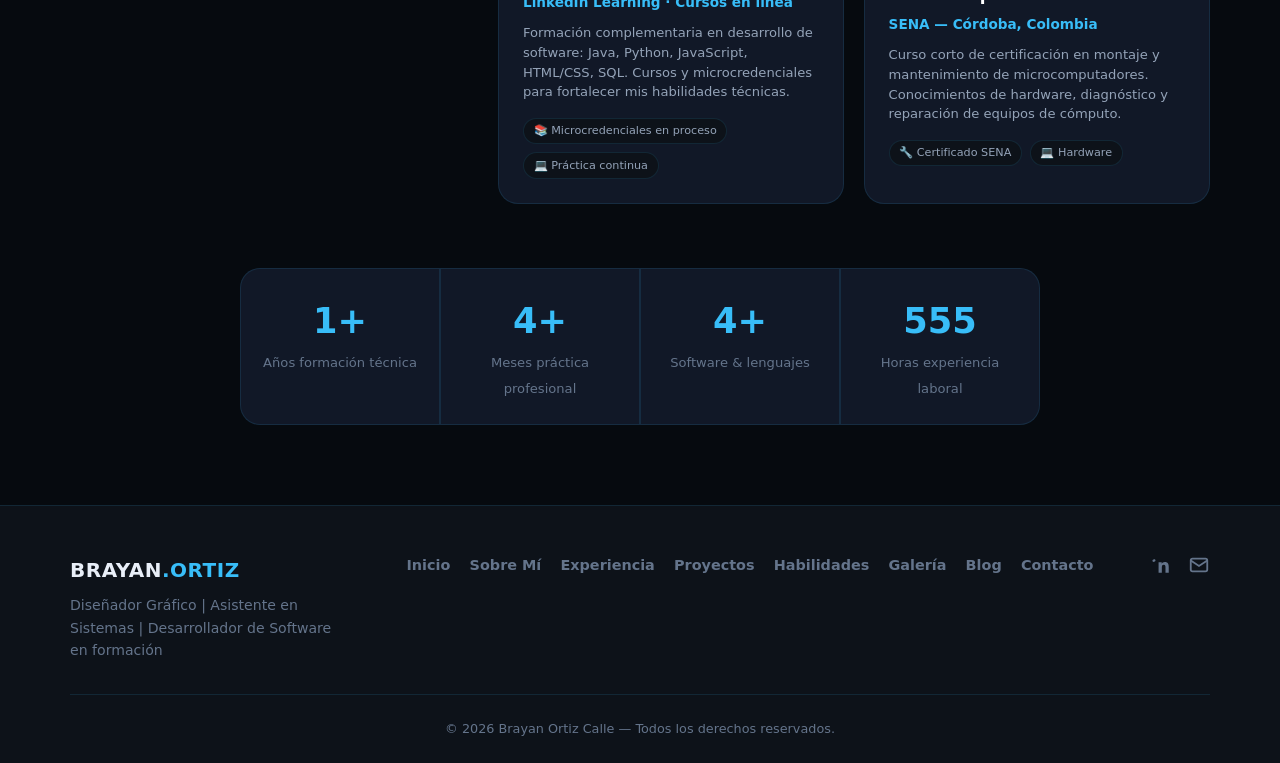
<file: sobre-mi.html>
<!DOCTYPE html>
<html lang="es">
<head>
    <meta charset="UTF-8">
    <meta name="viewport" content="width=device-width, initial-scale=1.0">
    <title>Sobre Mí — Brayan Ortiz Calle</title>
    <meta name="description" content="Conoce a Brayan Ortiz Calle: su trayectoria como diseñador gráfico, asistente en sistemas y su pasión por el desarrollo de software.">
    <link rel="canonical" href="https://brayanortiz906-lab.github.io/brayanortiz906.github.io/sobre-mi.html">
    <link rel="stylesheet" href="css/style.css?v=2">
</head>
<body>
    <nav class="navbar">
        <div class="nav-container">
            <a href="index.html" class="nav-logo-link" aria-label="Brayan Ortiz Calle — Inicio">
                <svg class="nav-logo-icon" viewBox="0 0 40 40" width="34" height="34" aria-hidden="true">
                    <defs>
                        <linearGradient id="lg2" x1="0" y1="0" x2="40" y2="40" gradientUnits="userSpaceOnUse">
                            <stop offset="0" stop-color="#38bdf8"/>
                            <stop offset="1" stop-color="#7c3aed"/>
                        </linearGradient>
                    </defs>
                    <circle cx="20" cy="20" r="19" stroke="url(#lg2)" stroke-width="1.5" fill="rgba(56,189,248,0.08)"/>
                    <circle cx="20" cy="13" r="5.2" fill="url(#lg2)"/>
                    <path d="M7 34.5c.1-8 5.6-14 12.5-14s12 5.9 12 13.9" stroke="url(#lg2)" stroke-width="1.5" stroke-linecap="round" fill="none"/>
                </svg>
                <span class="nav-logo-text">BRAYAN<span>.ORTIZ</span></span>
            </a>
            <button class="hamburger" id="hamburger" aria-label="Menu">
                <span></span><span></span><span></span>
            </button>
            <ul class="nav-menu" id="navMenu">
                <li><a href="index.html">Inicio</a></li>
                <li><a href="sobre-mi.html">Sobre Mí</a></li>
                <li><a href="experiencia.html">Experiencia</a></li>
                <li><a href="proyectos.html">Proyectos</a></li>
                <li><a href="habilidades.html">Habilidades</a></li>
                <li><a href="galeria.html">Galería</a></li>
                <li><a href="blog.html">Blog</a></li>
                <li><a href="contacto.html">Contacto</a></li>
            </ul>
        </div>
    </nav>

    <section class="section sobre-mi-section" id="sobre-mi">
        <div class="container">
            <div class="section-header">
                <h2>Sobre Mí</h2>
                <p>Todo sobre mi pasión por el diseño, la tecnología y la creación</p>
            </div>

            <div class="about-grid">
                <div class="about-image-col">
                    <div class="about-image-wrapper">
                        <img src="img/perfil.jpg" alt="Brayan Ortiz Calle" class="about-img" onerror="this.src='data:image/svg+xml,<svg xmlns=%22http://www.w3.org/2000/svg%22 viewBox=%220 0 300 380%22><rect fill=%22%231e293b%22 width=%22300%22 height=%22380%22/><text x=%2250%25%22 y=%2250%25%22 text-anchor=%22middle%22 dy=%22.3em%22 fill=%22%2394a3b8%22 font-size=%2218%22 font-family=%22sans-serif%22>Foto</text></svg>'">
                        <div class="about-image-glow"></div>
                    </div>
                    <div class="about-location-badge">
                        <span class="loc-icon">📍</span>
                        <span class="loc-text">Medellín, Colombia</span>
                    </div>
                </div>

                <div class="about-text-col">
                    <h3 class="about-heading">🚀 ¿Quién soy?</h3>
                    <p>Soy <strong>Brayan Alejandro Ortiz Calle</strong>, un profesional multidisciplinario con formación en diseño gráfico y sistemas, y actualmente estudiando tecnología en desarrollo de software.</p>
                    <p>Combino creatividad visual con pensamiento lógico para crear soluciones que no solo se ven bien, sino que funcionan. Mi enfoque es siempre práctico: entiendo el problema, diseño la solución y la ejecuto con detalle.</p>

                    <div class="about-values">
                        <div class="value-card">
                            <div class="value-icon">🎨</div>
                            <div>
                                <h4>Creatividad aplicada</h4>
                                <p>Diseño con propósito, cada elemento tiene una razón estratégica.</p>
                            </div>
                        </div>
                        <div class="value-card">
                            <div class="value-icon">🔧</div>
                            <div>
                                <h4>Soluciones técnicas</h4>
                                <p>Mantenimiento, soporte y desarrollo con enfoque en resultados.</p>
                            </div>
                        </div>
                        <div class="value-card">
                            <div class="value-icon">⚡</div>
                            <div>
                                <h4>Aprendizaje continuo</h4>
                                <p>Siempre explorando nuevas tecnologías y habilidades.</p>
                            </div>
                        </div>
                    </div>

                    <div class="hobbies-section">
                        <h4>🎮 Mis pasiones</h4>
                        <div class="hobbies-grid">
                            <span class="hobby-tag">🎮 Videojuegos</span>
                            <span class="hobby-tag">🏎️ Vehículos & autos</span>
                            <span class="hobby-tag">🚀 Aventura</span>
                            <span class="hobby-tag">🎨 Arte digital</span>
                            <span class="hobby-tag">💻 Código & tech</span>
                            <span class="hobby-tag">🏔️ Exploración</span>
                        </div>
                    </div>

                    <!-- EDUCACIÓN CON ENLACES -->
                    <div class="education-section">
                        <h3 class="section-subtitle">🎓 Formación Académica</h3>
                        <div class="edu-container">
                            <div class="edu-card">
                                <div class="edu-icon">🎯</div>
                                <div class="edu-info">
                                    <h4>Tecnólogo en Desarrollo de Medios Gráficos Visuales</h4>
                                    <p class="edu-institution"><a href="https://www.sena.edu.co/" target="_blank" rel="noopener" class="edu-link">SENA — Servicio Nacional de Aprendizaje</a></p>
                                    <p class="edu-detail">Tecnología en desarrollo de medios gráficos visuales. Formación técnica integral en diseño gráfico, preprensa, software vectorial y raster, maquetación editorial y gestión de proyectos creativos.</p>
                                    <div class="edu-certs"><span class="cert-badge">✅ Certificación SENA</span><span class="cert-badge">📄 Diploma de técnico</span></div>
                                </div>
                            </div>
                            <div class="edu-card">
                                <div class="edu-icon">🏫</div>
                                <div class="edu-info">
                                    <h4>Educación Secundaria</h4>
                                    <p class="edu-institution">I.E. Lola González — Medellín, Colombia</p>
                                    <p class="edu-detail">Educación básica completa. Formación académica fundamental que sentó las bases para mi formación técnica y profesional en diseño y sistemas.</p>
                                </div>
                            </div>
                            <div class="edu-card">
                                <div class="edu-icon">⚡</div>
                                <div class="edu-info">
                                    <h4>Desarrollo de Software (En formación)</h4>
                                    <p class="edu-institution"><a href="https://www.linkedin.com/learning/" target="_blank" rel="noopener" class="edu-link">LinkedIn Learning · Cursos en línea</a></p>
                                    <p class="edu-detail">Formación complementaria en desarrollo de software: Java, Python, JavaScript, HTML/CSS, SQL. Cursos y microcredenciales para fortalecer mis habilidades técnicas.</p>
                                    <div class="edu-certs"><span class="cert-badge">📚 Microcredenciales en proceso</span><span class="cert-badge">💻 Práctica continua</span></div>
                                </div>
                            </div>
                            <div class="edu-card">
                                <div class="edu-icon">🔧</div>
                                <div class="edu-info">
                                    <h4>Certificación en Montaje y Mantenimiento de Microcomputadores</h4>
                                    <p class="edu-institution"><a href="https://www.sena.edu.co/" target="_blank" rel="noopener" class="edu-link">SENA — Córdoba, Colombia</a></p>
                                    <p class="edu-detail">Curso corto de certificación en montaje y mantenimiento de microcomputadores. Conocimientos de hardware, diagnóstico y reparación de equipos de cómputo.</p>
                                    <div class="edu-certs"><span class="cert-badge">🔧 Certificado SENA</span><span class="cert-badge">💻 Hardware</span></div>
                                </div>
                            </div>
                        </div>
                    </div>
                </div>
            </div>

            <!-- STATS -->
            <div class="stats-container">
                <div class="big-stat">
                    <span class="big-stat-num" data-count="2">0</span>
                    <span class="big-stat-label">Años formación técnica</span>
                </div>
                <div class="big-stat-divider"></div>
                <div class="big-stat">
                    <span class="big-stat-num" data-count="6">0</span>
                    <span class="big-stat-label">Meses práctica profesional</span>
                </div>
                <div class="big-stat-divider"></div>
                <div class="big-stat">
                    <span class="big-stat-num" data-count="6">0</span>
                    <span class="big-stat-label">Software & lenguajes</span>
                </div>
                <div class="big-stat-divider"></div>
                <div class="big-stat">
                    <span class="big-stat-num" data-count="815">0</span>
                    <span class="big-stat-label">Horas experiencia laboral</span>
                </div>
            </div>
        </div>
    </section>

    <footer class="footer">
        <div class="container">
            <div class="footer-content">
                <div class="footer-brand">
                    <a href="index.html" class="nav-logo">BRAYAN<span>.ORTIZ</span></a>
                    <p>Diseñador Gráfico | Asistente en Sistemas | Desarrollador de Software en formación</p>
                </div>
                <div class="footer-links">
                    <a href="index.html">Inicio</a>
                    <a href="sobre-mi.html">Sobre Mí</a>
                    <a href="experiencia.html">Experiencia</a>
                    <a href="proyectos.html">Proyectos</a>
                    <a href="habilidades.html">Habilidades</a>
                    <a href="galeria.html">Galería</a>
                    <a href="blog.html">Blog</a>
                    <a href="contacto.html">Contacto</a>
                </div>
                <div class="footer-social">
                    <a href="https://www.linkedin.com/in/brayan-alejandro-ortiz-calle-86077b2bb" target="_blank" rel="noopener" aria-label="LinkedIn">
                        <svg viewBox="0 0 24 24" width="22" height="22" fill="currentColor"><path d="M20.447 20.452h-3.554v-5.569c0-1.328-.027-3.037-1.852-3.037-1.853 0-2.136 1.445-2.136 2.939v5.667H9.351V9h3.414v1.561h.046c.477-.9 1.637-1.85 3.37-1.85 3.601 0 4.267 2.37 4.267 5.455v6.286zM5.337 7.433c0 .718-.587 1.291-1.351 1.291-.764 0-1.35-.573-1.35-1.291 0-.717.586-1.29.764-1.291.176-.001.351-.075.526-.182.175-.108.45-.13.696-.13.717 0 1.351.573 1.351 1.291 0 .718-.587 1.291-1.351 1.291z"/></svg>
                    </a>
                    <a href="mailto:ortizcallebrayanalejadro@gmail.com" aria-label="Email">
                        <svg viewBox="0 0 24 24" width="22" height="22" fill="none" stroke="currentColor" stroke-width="2"><rect x="3" y="5" width="18" height="14" rx="2"/><path d="M3 7l9 6 9-6"/></svg>
                    </a>
                </div>
            </div>
            <p class="footer-copy">© 2026 Brayan Ortiz Calle — Todos los derechos reservados.</p>
        </div>
    </footer>

    <script src="js/main.js"></script>
</body>
</html>
</file>
<file: css/style.css>
/* ═══════════════════════════════════════
   Brayan Ortiz Calle — Portafolio V2
   Tema: Aventurero / Gaming / Vehicles
   ═══════════════════════════════════════ */

:root {
    --bg-primary: #060a0f;
    --bg-secondary: #0d1219;
    --bg-card: #111827;
    --bg-card-hover: #1a2332;
    --text-primary: #e8eef7;
    --text-secondary: #94a3b8;
    --text-muted: #64748b;
    --accent: #38bdf8;
    --accent2: #7c3aed;
    --accent3: #f59e0b;
    --accent-glow: rgba(56, 189, 248, 0.15);
    --danger: #ef4444;
    --success: #22c55e;
    --border: rgba(56, 189, 248, 0.12);
    --border-hover: rgba(56, 189, 248, 0.35);
    --radius: 14px;
    --radius-lg: 20px;
    --font-main: 'Segoe UI', system-ui, -apple-system, sans-serif;
    --max-width: 1140px;
}

/* ═══ RESET & BASE ═══ */
*, *::before, *::after { margin: 0; padding: 0; box-sizing: border-box; }
html { scroll-behavior: smooth; scroll-padding-top: 80px; }
*, *::before, *::after { scroll-margin-top: 80px; }
body {
    font-family: var(--font-main);
    background: var(--bg-primary);
    color: var(--text-primary);
    line-height: 1.6;
    overflow-x: hidden;
}
a { color: inherit; text-decoration: none; transition: .25s; }
img { max-width: 100%; display: block; }
ul { list-style: none; }
.container { width: 92%; max-width: var(--max-width); margin: 0 auto; }
.section { padding: 5rem 0; }

/* ═══ SCROLLBAR ═══ */
::-webkit-scrollbar { width: 8px; }
::-webkit-scrollbar-track { background: var(--bg-primary); }
::-webkit-scrollbar-thumb { background: var(--accent); border-radius: 4px; }
::-webkit-scrollbar-thumb:hover { background: var(--accent2); }

/* ═══ SELECTION ═══ */
::selection { background: var(--accent); color: var(--bg-primary); }

/* ═══ NAVBAR ═══ */
.navbar {
    position: fixed;
    top: 0;
    left: 0;
    right: 0;
    z-index: 1000;
    background: rgba(6, 10, 15, 0.85);
    backdrop-filter: blur(16px);
    border-bottom: 1px solid var(--border);
    padding: 0 0;
}
.nav-container {
    max-width: var(--max-width);
    margin: 0 auto;
    padding: 0 2rem;
    display: flex;
    align-items: center;
    justify-content: space-between;
    height: 68px;
}
.nav-logo {
    font-size: 1.25rem;
    font-weight: 800;
    letter-spacing: 0.5px;
}
.nav-logo span { color: var(--accent); }
.nav-menu { display: flex; gap: 2rem; }
.nav-menu a {
    color: var(--text-secondary);
    font-weight: 600;
    font-size: 0.92rem;
    position: relative;
    padding: 0.3rem 0;
}
.nav-menu a::after {
    content: '';
    position: absolute;
    bottom: -2px;
    left: 0;
    width: 0;
    height: 2px;
    background: var(--accent);
    transition: width .25s;
}
.nav-menu a:hover, .nav-menu a.active { color: var(--accent); }
.nav-menu a:hover::after, .nav-menu a.active::after { width: 100%; }

.hamburger {
    display: none;
    flex-direction: column;
    gap: 5px;
    cursor: pointer;
    padding: 4px;
    z-index: 1001;
}
.hamburger span {
    width: 26px;
    height: 2px;
    background: var(--text-primary);
    border-radius: 2px;
    transition: .3s;
}
.hamburger.active span:nth-child(1) { transform: rotate(45deg) translate(5px, 5px); }
.hamburger.active span:nth-child(2) { opacity: 0; }
.hamburger.active span:nth-child(3) { transform: rotate(-45deg) translate(5px, -5px); }

/* ═══ HERO ═══ */
.hero {
    min-height: 100vh;
    display: flex;
    align-items: center;
    justify-content: center;
    position: relative;
    background: var(--bg-primary);
    padding: 8rem 0 4rem;
    overflow: hidden;
}
.hero::before {
    content: '';
    position: absolute;
    top: -50%;
    left: -50%;
    width: 200%;
    height: 200%;
    background:
        radial-gradient(ellipse at 20% 50%, rgba(56, 189, 248, 0.08) 0%, transparent 50%),
        radial-gradient(ellipse at 80% 20%, rgba(124, 58, 237, 0.06) 0%, transparent 50%),
        radial-gradient(ellipse at 50% 80%, rgba(245, 158, 11, 0.05) 0%, transparent 50%);
    animation: heroBgShift 20s ease-in-out infinite alternate;
    pointer-events: none;
}
@keyframes heroBgShift {
    0% { transform: translate(0, 0) rotate(0deg); }
    100% { transform: translate(-5%, -5%) rotate(3deg); }
}

/* Particles canvas */
#particles {
    position: absolute;
    top: 0;
    left: 0;
    width: 100%;
    height: 100%;
    pointer-events: none;
    z-index: 0;
}

.hero-content {
    position: relative;
    z-index: 1;
    display: grid;
    grid-template-columns: 1fr 1fr;
    gap: 4rem;
    align-items: center;
    width: 100%;
}
.hero-text { max-width: 600px; }
.hero-badge {
    display: inline-block;
    background: var(--accent-glow);
    border: 1px solid var(--border-hover);
    color: var(--accent);
    padding: 0.4rem 1rem;
    border-radius: 999px;
    font-size: 0.82rem;
    font-weight: 700;
    letter-spacing: 0.5px;
    margin-bottom: 1.5rem;
    animation: fadeInUp 0.6s ease forwards;
}
.hero-text h1 {
    font-size: clamp(2.2rem, 5vw, 3.5rem);
    line-height: 1.1;
    margin-bottom: 0.5rem;
    animation: fadeInUp 0.6s 0.1s ease both;
}
.hero-text h1 .highlight {
    background: linear-gradient(135deg, var(--accent), var(--accent2));
    -webkit-background-clip: text;
    -webkit-text-fill-color: transparent;
    background-clip: text;
}
.subtitle {
    font-size: clamp(1rem, 2vw, 1.2rem);
    color: var(--text-secondary);
    font-weight: 500;
    margin-bottom: 0.8rem;
    animation: fadeInUp 0.6s 0.2s ease both;
}
.tagline {
    color: var(--text-muted);
    font-size: 1.05rem;
    max-width: 500px;
    margin-bottom: 2rem;
    font-style: italic;
    border-left: 3px solid var(--accent);
    padding-left: 1rem;
    animation: fadeInUp 0.6s 0.3s ease both;
}
.hero-buttons {
    display: flex;
    gap: 1rem;
    flex-wrap: wrap;
    margin-bottom: 2.5rem;
    animation: fadeInUp 0.6s 0.4s ease both;
}
.btn {
    display: inline-flex;
    align-items: center;
    gap: 0.5rem;
    padding: 0.85rem 1.6rem;
    border-radius: 10px;
    font-weight: 700;
    font-size: 0.95rem;
    transition: all .25s;
    border: none;
    cursor: pointer;
}
.btn-primary {
    background: linear-gradient(135deg, var(--accent), var(--accent2));
    color: #fff;
    box-shadow: 0 4px 20px rgba(56, 189, 248, 0.3);
}
.btn-primary:hover {
    transform: translateY(-3px);
    box-shadow: 0 8px 30px rgba(56, 189, 248, 0.45);
}
.btn-secondary {
    background: transparent;
    border: 1.5px solid var(--border-hover);
    color: var(--text-primary);
}
.btn-secondary:hover {
    border-color: var(--accent);
    color: var(--accent);
    transform: translateY(-3px);
}

.hero-stats {
    display: flex;
    gap: 1.5rem;
    animation: fadeInUp 0.6s 0.5s ease both;
}
.hero-stats .stat {
    background: rgba(17, 24, 39, 0.6);
    border: 1px solid var(--border);
    border-radius: 12px;
    padding: 0.9rem 1.5rem;
    text-align: center;
    min-width: 110px;
}
.hero-stats .stat strong {
    display: block;
    font-size: 1.5rem;
    color: var(--accent);
}
.hero-stats .stat span {
    font-size: 0.82rem;
    color: var(--text-muted);
    margin-top: 0.2rem;
}

/* Hero image */
.hero-image { position: relative; animation: fadeInUp 0.6s 0.3s ease both; }
.image-wrapper {
    position: relative;
    display: inline-block;
}
.profile-img {
    width: 320px;
    height: 380px;
    object-fit: cover;
    border-radius: 20px;
    border: 3px solid var(--border-hover);
    box-shadow: 0 20px 60px rgba(0, 0, 0, 0.5);
    background: #1e293b;
    transition: transform .4s;
}
.profile-img:hover { transform: scale(1.02); }
.image-badge {
    position: absolute;
    bottom: -12px;
    left: 50%;
    transform: translateX(-50%);
    background: var(--bg-card);
    border: 1px solid var(--border);
    padding: 0.4rem 1rem;
    border-radius: 999px;
    font-size: 0.82rem;
    font-weight: 600;
    color: var(--accent);
    white-space: nowrap;
}

.float-badge {
    position: absolute;
    background: var(--bg-card);
    border: 1px solid var(--border);
    border-radius: 12px;
    padding: 0.5rem 1rem;
    font-size: 0.82rem;
    font-weight: 600;
    color: var(--text-primary);
    box-shadow: 0 8px 24px rgba(0, 0, 0, 0.4);
    animation: float 3s ease-in-out infinite;
    white-space: nowrap;
}
.float-1 { top: 10%; right: -10%; animation-delay: 0s; }
.float-2 { top: 55%; right: -15%; animation-delay: 0.5s; }
.float-3 { bottom: 15%; right: -10%; animation-delay: 1s; }
@keyframes float {
    0%, 100% { transform: translateY(0); }
    50% { transform: translateY(-10px); }
}

.scroll-indicator {
    position: absolute;
    bottom: 2rem;
    left: 50%;
    transform: translateX(-50%);
    display: flex;
    flex-direction: column;
    align-items: center;
    gap: 0.5rem;
    color: var(--text-muted);
    font-size: 0.75rem;
    letter-spacing: 2px;
    text-transform: uppercase;
    animation: bounce 2s infinite;
}
.mouse {
    width: 24px;
    height: 38px;
    border: 2px solid var(--text-muted);
    border-radius: 12px;
    position: relative;
}
.wheel {
    width: 4px;
    height: 8px;
    background: var(--accent);
    border-radius: 2px;
    position: absolute;
    top: 6px;
    left: 50%;
    transform: translateX(-50%);
    animation: scrollWheel 2s infinite;
}
@keyframes scrollWheel {
    0% { opacity: 1; transform: translateX(-50%) translateY(0); }
    100% { opacity: 0; transform: translateX(-50%) translateY(14px); }
}
@keyframes bounce {
    0%, 100% { transform: translateX(-50%) translateY(0); }
    50% { transform: translateX(-50%) translateY(-6px); }
}
@keyframes fadeInUp {
    from { opacity: 0; transform: translateY(25px); }
    to { opacity: 1; transform: translateY(0); }
}

/* ═══ SKILLS MINI ═══ */
.skills-mini {
    background: var(--bg-secondary);
    border-top: 1px solid var(--border);
    border-bottom: 1px solid var(--border);
    padding: 1.5rem 0;
}
.skills-label {
    text-align: center;
    color: var(--text-muted);
    font-size: 0.85rem;
    text-transform: uppercase;
    letter-spacing: 2px;
    margin-bottom: 1rem;
}
.skills-chips {
    display: flex;
    flex-wrap: wrap;
    justify-content: center;
    gap: 0.6rem;
}
.chip {
    background: var(--bg-card);
    border: 1px solid var(--border);
    color: var(--text-secondary);
    padding: 0.5rem 1rem;
    border-radius: 999px;
    font-size: 0.85rem;
    font-weight: 600;
    transition: all .2s;
}
.chip:hover {
    border-color: var(--accent);
    color: var(--accent);
    transform: translateY(-2px);
    box-shadow: 0 4px 12px rgba(56, 189, 248, 0.15);
}

/* ═══ SECTION HEADER ═══ */
.section-header {
    text-align: center;
    margin-bottom: 3rem;
}
.section-header h2 {
    font-size: clamp(1.8rem, 3.5vw, 2.2rem);
    margin-bottom: 0.5rem;
}
.section-header h2::after {
    content: '';
    display: block;
    width: 60px;
    height: 4px;
    background: linear-gradient(90deg, var(--accent), var(--accent2));
    margin: 0.7rem auto 0;
    border-radius: 2px;
}
.section-header p {
    color: var(--text-muted);
    font-size: 1.05rem;
    max-width: 550px;
    margin: 0 auto;
}

/* ═══ FEATURED PROJECTS ═══ */
.featured { background: var(--bg-primary); }
.projects-grid {
    display: grid;
    grid-template-columns: repeat(auto-fit, minmax(280px, 1fr));
    gap: 1.5rem;
}
.project-card {
    background: linear-gradient(180deg, var(--bg-card), var(--bg-secondary));
    border: 1px solid var(--border);
    border-radius: var(--radius-lg);
    overflow: hidden;
    transition: all .3s;
    cursor: pointer;
}
.project-card:hover {
    transform: translateY(-8px);
    border-color: var(--border-hover);
    box-shadow: 0 20px 50px rgba(0, 0, 0, 0.4);
}
.project-img {
    height: 180px;
    display: flex;
    align-items: center;
    justify-content: center;
    font-size: 3.5rem;
}
.project-info { padding: 1.3rem; }
.project-info h3 { font-size: 1.15rem; margin-bottom: 0.3rem; }
.project-info p {
    color: var(--text-muted);
    font-size: 0.9rem;
    margin-bottom: 0.8rem;
}
.proj-link {
    color: var(--accent);
    font-weight: 700;
    font-size: 0.9rem;
    display: inline-flex;
    align-items: center;
    gap: 0.3rem;
}
.proj-link:hover { gap: 0.6rem; }

/* ═══ QUOTE SECTION ═══ */
.quote-section {
    background: var(--bg-secondary);
    border-top: 1px solid var(--border);
    border-bottom: 1px solid var(--border);
    padding: 3rem 0;
}
.quote-card {
    max-width: 700px;
    margin: 0 auto;
    text-align: center;
    padding: 2rem;
    background: rgba(17, 24, 39, 0.4);
    border: 1px solid var(--border);
    border-radius: var(--radius-lg);
}
.quote-card .quote-mark {
    font-size: 4rem;
    color: var(--accent);
    line-height: 1;
    opacity: 0.4;
}
.quote-card p {
    font-size: 1.15rem;
    font-style: italic;
    margin: 0.5rem 0 1rem;
    color: var(--text-primary);
}
.quote-card cite {
    color: var(--accent);
    font-weight: 700;
    font-style: normal;
    font-size: 0.9rem;
}

/* ═══ FOOTER ═══ */
.footer {
    background: var(--bg-secondary);
    border-top: 1px solid var(--border);
    padding: 3rem 0 1.5rem;
}
.footer-content {
    display: flex;
    flex-wrap: wrap;
    justify-content: space-between;
    align-items: flex-start;
    gap: 2rem;
}
.footer-brand .nav-logo { display: inline-block; margin-bottom: 0.5rem; }
.footer-brand p {
    color: var(--text-muted);
    font-size: 0.88rem;
    max-width: 280px;
}
.footer-links { display: flex; flex-wrap: wrap; gap: 1.2rem; }
.footer-links a {
    color: var(--text-muted);
    font-weight: 600;
    font-size: 0.9rem;
}
.footer-links a:hover { color: var(--accent); }
.footer-social { display: flex; gap: 1rem; }
.footer-social a { color: var(--text-muted); transition: .2s; }
.footer-social a:hover { color: var(--accent); transform: translateY(-2px); }
.footer-copy {
    text-align: center;
    color: var(--text-muted);
    font-size: 0.8rem;
    margin-top: 2rem;
    padding-top: 1.5rem;
    border-top: 1px solid var(--border);
}

/* ═══ RESPONSIVE ═══ */
/* ── Página Sobre Mí ── */
.sobre-mi-section { background: var(--bg-primary); }
.about-grid {
  display: grid;
  grid-template-columns: 380px 1fr;
  gap: 3rem;
  align-items: start;
  margin-bottom: 3rem;
}
.about-image-col { position: relative; }
.about-image-wrapper {
  position: relative;
}
.about-img {
  width: 320px;
  height: 380px;
  object-fit: cover;
  border-radius: var(--radius-lg);
  border: 3px solid var(--border-hover);
  box-shadow: 0 20px 60px rgba(0,0,0,.5);
  background: #1e293b;
}
/* ═══════════════════════════════════════
   SECTIONS NUEVAS — ESTILOS COMPLETOS
   Educación (criterio 3) · Reflexión (criterio 4) · Blog (criterio 6)
   ═══════════════════════════════════════ */

/* ── EDUCACIÓN (sobre-mi.html) ── */
.education-section {
  margin-top: 3rem;
  padding: 2.5rem 0 1rem;
  border-top: 1px solid var(--border);
}
.section-subtitle {
  font-size: 0.85rem;
  font-weight: 600;
  color: var(--accent);
  letter-spacing: 2px;
  text-transform: uppercase;
  margin: 0 0 1.8rem;
  display: block;
}
.edu-container {
  display: grid;
  grid-template-columns: repeat(auto-fit, minmax(280px, 1fr));
  gap: 1.2rem;
}
.edu-card {
  background: var(--bg-card);
  border: 1px solid var(--border);
  border-radius: var(--radius-lg);
  padding: 1.5rem;
  transition: border-color .3s, box-shadow .3s, transform .3s;
  position: relative;
  overflow: hidden;
}
.edu-card::before {
  content: '';
  position: absolute;
  top: 0; left: 0; right: 0;
  height: 3px;
  background: linear-gradient(90deg, var(--accent), var(--accent2), var(--accent3));
  transform: scaleX(0);
  transform-origin: left;
  transition: transform .4s ease;
}
.edu-card:hover::before { transform: scaleX(1); }
.edu-card:hover {
  border-color: var(--border-hover);
  box-shadow: 0 8px 30px rgba(0,0,0,.4);
  transform: translateY(-4px);
}
.edu-icon {
  width: 48px;
  height: 48px;
  display: flex;
  align-items: center;
  justify-content: center;
  font-size: 1.5rem;
  background: var(--bg-secondary);
  border: 1px solid var(--border-hover);
  border-radius: var(--radius);
  margin-bottom: 1rem;
}
.edu-info h4 {
  font-size: 1.05rem;
  font-weight: 700;
  color: #fff;
  margin-bottom: 0.5rem;
  line-height: 1.3;
}
.edu-institution {
  margin: 0 0 0.6rem;
  font-size: 0.85rem;
  color: var(--accent);
  font-weight: 600;
}
.edu-institution a {
  color: var(--accent);
  text-decoration: none;
  border-bottom: 1px dotted transparent;
  transition: border-color .2s;
}
.edu-institution a:hover { border-bottom-color: var(--accent); }
.edu-detail {
  margin: 0;
  font-size: 0.82rem;
  color: var(--text-secondary);
  line-height: 1.5;
}
.edu-certs {
  margin-top: 1rem;
  display: flex;
  flex-wrap: wrap;
  gap: 0.5rem;
}
.cert-badge {
  font-size: 0.7rem;
  padding: 0.2rem 0.6rem;
  border-radius: 20px;
  background: var(--bg-secondary);
  border: 1px solid var(--border);
  color: var(--text-secondary);
  font-weight: 500;
}

/* ── REFLEXIÓN DE PROYECTOS (proyectos.html) ── */
.project-reflection {
  margin-top: 0.8rem;
  padding: 0.9rem 1.1rem;
  background: rgba(56, 189, 248, 0.07);
  border-left: 3px solid var(--accent);
  border-radius: 0 var(--radius) var(--radius) 0;
  font-size: 0.82rem;
  color: var(--text-secondary);
  line-height: 1.6;
}
.reflection-icon {
  margin-right: 0.4rem;
  filter: drop-shadow(0 0 4px rgba(56,189,248,.4));
}
.project-reflection strong { color: var(--accent); }
.author-reflection {
  margin-top: 3rem;
  padding: 2rem;
  background: linear-gradient(135deg, rgba(15,23,42,.95), rgba(30,27,75,.95));
  border: 1px solid var(--accent);
  border-radius: var(--radius-lg);
  position: relative;
  overflow: hidden;
}
.author-reflection::before {
  content: '💭';
  position: absolute;
  top: -20px; right: -10px;
  font-size: 5rem;
  opacity: 0.06;
  pointer-events: none;
}
.author-reflection h3 {
  color: var(--accent);
  font-size: 1.15rem;
  margin-bottom: 1rem;
  font-weight: 700;
}
.author-reflection p {
  color: var(--text-secondary);
  font-size: 0.9rem;
  line-height: 1.7;
  margin-bottom: 0.8rem;
}
.author-reflection p:last-child { margin-bottom: 0; }
.author-reflection strong { color: #fff; }

/* ── BLOG (blog.html) ── */
.blog-filters {
  display: flex;
  flex-wrap: wrap;
  gap: 0.6rem;
  margin-bottom: 2rem;
}
.blog-filter-btn {
  background: var(--bg-card);
  border: 1px solid var(--border);
  color: var(--text-secondary);
  padding: 0.5rem 1.1rem;
  border-radius: 999px;
  font-size: 0.82rem;
  font-weight: 600;
  cursor: pointer;
  transition: all .2s;
  font-family: var(--font-main);
}
.blog-filter-btn:hover,
.blog-filter-btn.active {
  background: rgba(56,189,248,.12);
  border-color: var(--accent);
  color: var(--accent);
}
.blog-filter-btn.active {
  background: var(--accent);
  color: #060a0f;
}

.blog-grid {
  display: grid;
  grid-template-columns: repeat(auto-fit, minmax(300px, 1fr));
  gap: 1.5rem;
  margin-top: 1rem;
}
.blog-card {
  background: var(--bg-card);
  border: 1px solid var(--border);
  border-radius: var(--radius-lg);
  overflow: hidden;
  transition: border-color .3s, box-shadow .3s, transform .3s;
  display: flex;
  flex-direction: column;
}
.blog-card:hover {
  border-color: var(--border-hover);
  box-shadow: 0 10px 35px rgba(0,0,0,.4);
  transform: translateY(-4px);
}
.blog-card-img {
  height: 140px;
  display: flex;
  align-items: center;
  justify-content: center;
  position: relative;
  overflow: hidden;
}
.blog-icon {
  font-size: 3rem;
  filter: drop-shadow(0 0 12px rgba(255,255,255,.2));
  animation: float 3s ease-in-out infinite;
}
@keyframes float {
  0%, 100% { transform: translateY(0); }
  50% { transform: translateY(-8px); }
}
.blog-img-overlay {
  position: absolute;
  bottom: 0; left: 0; right: 0;
  padding: 0.6rem 1rem;
  background: linear-gradient(transparent, rgba(0,0,0,.7));
  display: flex;
  justify-content: center;
}
.blog-category-badge {
  font-size: 0.7rem;
  padding: 0.2rem 0.7rem;
  border-radius: 20px;
  background: rgba(56,189,248,.2);
  border: 1px solid var(--border-hover);
  color: var(--accent);
  font-weight: 600;
  letter-spacing: 0.5px;
}
.blog-card-content {
  padding: 1.3rem;
  flex: 1;
  display: flex;
  flex-direction: column;
}
.blog-meta {
  display: flex;
  justify-content: space-between;
  align-items: center;
  margin-bottom: 0.7rem;
  font-size: 0.75rem;
  color: var(--text-muted);
  font-weight: 500;
}
.blog-read-time { font-style: italic; }
.blog-card h2,
.blog-card h3 {
  font-size: 1rem;
  font-weight: 700;
  color: #fff;
  margin-bottom: 0.7rem;
  line-height: 1.35;
  flex: 1;
}
.blog-excerpt {
  font-size: 0.82rem;
  color: var(--text-secondary);
  line-height: 1.55;
  margin-bottom: 1rem;
  flex: 1;
}
.blog-tags {
  display: flex;
  flex-wrap: wrap;
  gap: 0.4rem;
  margin-bottom: 1rem;
}
.blog-tag {
  font-size: 0.7rem;
  padding: 0.2rem 0.6rem;
  border-radius: 20px;
  background: var(--bg-secondary);
  border: 1px solid var(--border);
  color: var(--text-muted);
  font-weight: 500;
}
.blog-read-more {
  font-size: 0.8rem;
  color: var(--accent);
  text-decoration: none;
  font-weight: 700;
  display: inline-flex;
  align-items: center;
  gap: 0.4rem;
  transition: gap .2s, color .2s;
  margin-top: auto;
}
.blog-read-more:hover { gap: 0.7rem; color: #7dd3fc; }

/* Artículos completos */
.blog-articles-section {
  margin-top: 4rem;
  padding-top: 2rem;
  border-top: 1px solid var(--border);
}
.blog-articles-section h2 {
  font-size: 1.4rem;
  color: var(--accent);
  margin-bottom: 1.5rem;
  font-weight: 700;
}
.articles-container {
  display: grid;
  grid-template-columns: repeat(auto-fit, minmax(320px, 1fr));
  gap: 1.5rem;
}
.full-article {
  background: var(--bg-card);
  border: 1px solid var(--border);
  border-radius: var(--radius-lg);
  padding: 1.5rem;
  transition: border-color .3s;
}
.full-article:hover { border-color: var(--border-hover); }
.article-header {
  margin-bottom: 1.2rem;
  padding-bottom: 1rem;
  border-bottom: 1px solid var(--border);
}
.full-article h2 {
  font-size: 1.1rem;
  font-weight: 700;
  color: #fff;
  line-height: 1.35;
  margin-bottom: 0.6rem;
}
.article-meta-full {
  display: flex;
  flex-wrap: wrap;
  gap: 0.5rem;
  font-size: 0.75rem;
  color: var(--text-muted);
  font-weight: 500;
}
.blog-category {
  background: rgba(56,189,248,.15);
  color: var(--accent) !important;
  padding: 0.15rem 0.5rem;
  border-radius: 20px;
  font-weight: 600;
}
.article-body {
  font-size: 0.9rem;
  line-height: 1.8;
  color: var(--text-secondary);
}
.article-body p {
  margin-bottom: 1rem;
}
.article-body h3 {
  font-size: 0.95rem;
  font-weight: 700;
  color: var(--accent);
  margin: 1.2rem 0 0.5rem;
}
.article-body strong { color: #fff; }
.article-body em { color: var(--accent3); }

/* ═══ Newsletter Blog — Diseño estético mejorado ═══ */
.newsletter-section {
  padding: 6rem 0 5rem;
  background: linear-gradient(180deg, var(--bg-primary) 0%, var(--bg-secondary) 100%);
  position: relative;
  overflow: hidden;
}

.newsletter-section::before {
  content: '';
  position: absolute;
  top: -30%;
  left: -10%;
  width: 60%;
  height: 120%;
  background: radial-gradient(ellipse at center, rgba(56,189,248,0.04) 0%, transparent 70%);
  pointer-events: none;
}

.newsletter-section::after {
  content: '';
  position: absolute;
  bottom: -20%;
  right: -10%;
  width: 50%;
  height: 100%;
  background: radial-gradient(ellipse at center, rgba(124,58,237,0.03) 0%, transparent 70%);
  pointer-events: none;
}

.newsletter-card {
  position: relative;
  background: linear-gradient(160deg, var(--bg-card) 0%, var(--bg-secondary) 100%);
  border: 1px solid var(--border);
  border-radius: 22px;
  padding: 3rem 3rem 2.5rem;
  box-shadow: 0 20px 60px rgba(0,0,0,.45), 0 0 0 1px rgba(56,189,248,0.05) inset;
  overflow: hidden;
  max-width: 720px;
  margin: 0 auto;
}

.newsletter-card::before {
  content: '';
  position: absolute;
  top: 0; left: 0; right: 0;
  height: 3px;
  background: linear-gradient(90deg, transparent, var(--accent), var(--accent2), transparent);
  opacity: 0.8;
}

.newsletter-icon-wrap {
  position: relative;
  width: 64px;
  height: 64px;
  margin-bottom: 1.5rem;
  display: flex;
  align-items: center;
  justify-content: center;
}

.newsletter-icon-ring {
  position: absolute;
  inset: 0;
  border-radius: 50%;
  background: linear-gradient(135deg, rgba(56,189,248,0.15), rgba(124,58,237,0.15));
  border: 2px solid var(--border-hover);
  animation: iconPulse 3s ease-in-out infinite;
}

.newsletter-icon-inner {
  position: relative;
  z-index: 1;
  font-size: 2rem;
  filter: drop-shadow(0 0 12px rgba(56,189,248,0.4));
  animation: float 4s ease-in-out infinite;
}

@keyframes iconPulse {
  0%, 100% { transform: scale(1); box-shadow: 0 0 0 0 rgba(56,189,248,0.1); }
  50% { transform: scale(1.06); box-shadow: 0 0 20px rgba(56,189,248,0.2); }
}

.newsletter-text {
  margin-bottom: 2rem;
}

.newsletter-badge {
  display: inline-block;
  font-size: 0.72rem;
  font-weight: 700;
  letter-spacing: 0.5px;
  padding: 0.3rem 0.9rem;
  border-radius: 999px;
  background: rgba(34,197,94,0.1);
  border: 1px solid rgba(34,197,94,0.25);
  color: #4ade80;
  margin-bottom: 0.8rem;
  text-transform: uppercase;
}

.newsletter-card h3 {
  font-size: 1.7rem;
  font-weight: 800;
  color: #fff;
  margin-bottom: 0.6rem;
  line-height: 1.2;
  background: linear-gradient(135deg, #fff, rgba(255,255,255,0.7));
  -webkit-background-clip: text;
  -webkit-text-fill-color: transparent;
  background-clip: text;
}

.newsletter-desc {
  font-size: 0.92rem;
  color: var(--text-secondary);
  line-height: 1.6;
  margin: 0;
  max-width: 500px;
}

.newsletter-input-row {
  display: flex;
  gap: 0.7rem;
  margin-bottom: 0.8rem;
}

.newsletter-input-wrap {
  position: relative;
  flex: 1;
}

.newsletter-input-icon {
  position: absolute;
  left: 1rem;
  top: 50%;
  transform: translateY(-50%);
  color: var(--text-muted);
  pointer-events: none;
  transition: color .25s;
}

.newsletter-input {
  width: 100%;
  background: rgba(6,10,15,0.6);
  border: 1.5px solid var(--border);
  color: var(--text-primary);
  padding: 0.9rem 1rem 0.9rem 2.8rem;
  border-radius: 12px;
  font-family: var(--font-main);
  font-size: 0.95rem;
  transition: all .25s;
}

.newsletter-input::placeholder {
  color: var(--text-muted);
}

.newsletter-input:focus {
  outline: none;
  border-color: var(--accent);
  box-shadow: 0 0 0 3px rgba(56,189,248,0.12), 0 0 20px rgba(56,189,248,0.05);
  background: rgba(6,10,15,0.8);
}

.newsletter-input:focus ~ .newsletter-input-icon,
.newsletter-input-wrap:focus-within .newsletter-input-icon {
  color: var(--accent);
}

.btn-newsletter-submit {
  display: inline-flex;
  align-items: center;
  gap: 0.5rem;
  padding: 0.85rem 1.6rem;
  background: linear-gradient(135deg, var(--accent), var(--accent2));
  color: #fff;
  border: none;
  border-radius: 12px;
  font-family: var(--font-main);
  font-size: 0.92rem;
  font-weight: 700;
  cursor: pointer;
  transition: all .25s;
  white-space: nowrap;
  box-shadow: 0 4px 18px rgba(56,189,248,0.25);
}

.btn-newsletter-submit:hover {
  transform: translateY(-2px);
  box-shadow: 0 8px 28px rgba(56,189,248,0.4);
}

.btn-newsletter-submit:active {
  transform: translateY(0);
}

.btn-subscribe-icon {
  transition: transform .25s;
}

.btn-newsletter-submit:hover .btn-subscribe-icon {
  transform: translateX(3px);
}

.btn-newsletter-submit:disabled {
  opacity: 0.6;
  cursor: not-allowed;
  transform: none !important;
  box-shadow: none !important;
}

.newsletter-note {
  text-align: center;
  color: var(--text-muted);
  font-size: 0.78rem;
  margin: 0 0 1rem;
  font-weight: 400;
}

.newsletter-mensaje {
  text-align: center;
  font-weight: 700;
  font-size: 0.92rem;
  min-height: 1.4rem;
  margin-top: 0.3rem;
  transition: color .3s;
}

.newsletter-mensaje.success {
  color: #4ade80;
}

.newsletter-mensaje.error {
  color: #f87171;
}

@media (max-width: 540px) {
  .newsletter-card {
    padding: 2rem 1.5rem 1.8rem;
    border-radius: 18px;
  }
  .newsletter-card h3 {
    font-size: 1.35rem;
  }
  .newsletter-desc {
    font-size: 0.85rem;
  }
  .newsletter-input-row {
    flex-direction: column;
  }
  .btn-newsletter-submit {
    width: 100%;
    justify-content: center;
  }
}

/* ═══ RESPONSIVE ═══ */
@media (max-width: 768px) {
  .edu-container,
  .blog-grid,
  .articles-container {
    grid-template-columns: 1fr;
  }
  .blog-card-img { height: 120px; }
  .author-reflection { padding: 1.5rem; }
}
.about-image-glow {
  position: absolute;
  inset: -15px;
  border: 1px solid rgba(56,189,248,.2);
  border-radius: 26px;
  animation: spin 20s linear infinite;
  pointer-events: none;
}
@keyframes spin { to { transform: rotate(360deg); } }
.about-location-badge {
  display: flex;
  align-items: center;
  gap: .4rem;
  background: var(--bg-card);
  border: 1px solid var(--border);
  padding: .4rem .9rem;
  border-radius: 999px;
  font-size: .85rem;
  font-weight: 600;
  color: var(--accent);
  margin-top: 1rem;
}
.loc-icon { font-size: 1rem; }
.about-text-col { padding-top: .5rem; }
.about-heading {
  font-size: 1.3rem;
  margin-bottom: 1rem;
  color: var(--accent);
}
.about-text-col > p {
  color: var(--text-secondary);
  margin-bottom: 1rem;
}
.about-values {
  display: grid;
  grid-template-columns: 1fr 1fr 1fr;
  gap: 1rem;
  margin: 2rem 0;
}
.value-card {
  background: var(--bg-card);
  border: 1px solid var(--border);
  border-radius: var(--radius);
  padding: 1.2rem;
  transition: all .25s;
}
.value-card:hover {
  border-color: var(--border-hover);
  transform: translateY(-4px);
  box-shadow: 0 10px 30px rgba(0,0,0,.3);
}
.value-icon { font-size: 1.8rem; margin-bottom: .5rem; display: block; }
.value-card h4 { font-size: 1rem; margin-bottom: .3rem; }
.value-card p { color: var(--text-muted); font-size: .88rem; }
.hobbies-section {
  margin-top: 2rem;
  padding-top: 1.5rem;
  border-top: 1px solid var(--border);
}
.hobbies-section h4 {
  margin-bottom: 1rem;
  color: var(--text-primary);
}
.hobbies-grid {
  display: flex;
  flex-wrap: wrap;
  gap: .6rem;
}
.hobby-tag {
  background: var(--bg-card);
  border: 1px solid var(--border);
  color: var(--text-secondary);
  padding: .5rem .9rem;
  border-radius: 999px;
  font-size: .85rem;
  font-weight: 600;
  transition: all .2s;
}
.hobby-tag:hover {
  border-color: var(--accent);
  color: var(--accent);
  transform: translateY(-2px);
}
.stats-container {
  display: flex;
  align-items: stretch;
  gap: 0;
  background: var(--bg-card);
  border: 1px solid var(--border);
  border-radius: var(--radius-lg);
  overflow: hidden;
  max-width: 800px;
  margin: 0 auto;
}
.big-stat {
  flex: 1;
  padding: 1.5rem 1rem;
  text-align: center;
  border-right: 1px solid var(--border);
}
.big-stat:last-child { border-right: none; }
.big-stat-num {
  display: block;
  font-size: 2.2rem;
  font-weight: 800;
  color: var(--accent);
  font-variant-numeric: tabular-nums;
}
.big-stat-label {
  font-size: .82rem;
  color: var(--text-muted);
  margin-top: .2rem;
}
.big-stat-divider {
  width: 1px;
  background: var(--border);
  align-self: stretch;
}

/* ── Página Experiencia ── */
.experiencia-section { background: var(--bg-primary); }
.timeline {
  position: relative;
  max-width: 800px;
  margin: 0 auto;
  padding: 1rem 0;
}
.timeline::before {
  content: '';
  position: absolute;
  left: 20px;
  top: 0;
  bottom: 0;
  width: 2px;
  background: linear-gradient(180deg, var(--accent), var(--accent2), transparent);
}
.timeline-item {
  position: relative;
  padding-left: 55px;
  margin-bottom: 2rem;
}
.tl-dot {
  position: absolute;
  left: 12px;
  top: 18px;
  width: 18px;
  height: 18px;
  border-radius: 50%;
  background: var(--accent);
  box-shadow: 0 0 0 5px rgba(56,189,248,.2), 0 0 20px rgba(56,189,248,.3);
  z-index: 1;
}
.tl-card {
  background: linear-gradient(180deg, var(--bg-card), var(--bg-secondary));
  border: 1px solid var(--border);
  border-radius: var(--radius);
  padding: 1.5rem;
  transition: all .25s;
}
.tl-card:hover {
  border-color: var(--border-hover);
  box-shadow: 0 8px 30px rgba(0,0,0,.3);
}
.tl-header {
  display: flex;
  justify-content: space-between;
  align-items: center;
  margin-bottom: .8rem;
  flex-wrap: wrap;
  gap: .5rem;
}
.tl-date {
  color: var(--accent);
  font-weight: 700;
  font-size: .88rem;
}
.tl-duration {
  background: var(--bg-primary);
  border: 1px solid var(--border);
  color: var(--text-muted);
  padding: .2rem .7rem;
  border-radius: 999px;
  font-size: .78rem;
}
.tl-card h3 { font-size: 1.2rem; margin-bottom: .2rem; }
.tl-card .empresa {
  color: var(--accent);
  font-weight: 700;
  font-size: .95rem;
  margin-bottom: .8rem;
}
.tl-list { margin-left: 1.2rem; color: var(--text-secondary); }
.tl-list li { margin-bottom: .4rem; font-size: .92rem; }
.tl-list li::before { content: '✓ '; color: var(--success); }

.exp-skills {
  margin-top: 3rem;
  padding: 2rem;
  background: var(--bg-card);
  border: 1px solid var(--border);
  border-radius: var(--radius-lg);
}
.exp-skills-title {
  margin-bottom: 1.2rem;
  color: var(--text-primary);
}
.exp-skills-grid {
  display: flex;
  flex-wrap: wrap;
  gap: .6rem;
}
.exp-skill-chip {
  background: var(--bg-primary);
  border: 1px solid var(--border);
  color: var(--text-secondary);
  padding: .5rem .9rem;
  border-radius: 999px;
  font-size: .85rem;
  font-weight: 600;
  transition: all .2s;
}
.exp-skill-chip:hover {
  border-color: var(--accent);
  color: var(--accent);
  transform: translateY(-2px);
}

/* ── Página Proyectos ── */
.proyectos-section { background: var(--bg-primary); }
.filter-bar {
  display: flex;
  justify-content: center;
  gap: .8rem;
  margin-bottom: 2.5rem;
  flex-wrap: wrap;
}
.filter-btn {
  background: var(--bg-card);
  border: 1px solid var(--border);
  color: var(--text-secondary);
  padding: .55rem 1.2rem;
  border-radius: 999px;
  font-size: .88rem;
  font-weight: 600;
  cursor: pointer;
  transition: all .2s;
}
.filter-btn:hover {
  border-color: var(--accent);
  color: var(--accent);
}
.filter-btn.active {
  background: var(--accent);
  border-color: var(--accent);
  color: var(--bg-primary);
}
.projects-grid {
  display: grid;
  grid-template-columns: repeat(auto-fit, minmax(300px, 1fr));
  gap: 1.5rem;
  margin-bottom: 2rem;
}
.project-card {
  background: linear-gradient(180deg, var(--bg-card), var(--bg-secondary));
  border: 1px solid var(--border);
  border-radius: var(--radius-lg);
  overflow: hidden;
  transition: all .3s;
}
.project-card:hover {
  transform: translateY(-6px);
  border-color: var(--border-hover);
  box-shadow: 0 18px 45px rgba(0,0,0,.4);
}
.project-img {
  height: 180px;
  display: flex;
  align-items: center;
  justify-content: center;
  position: relative;
  font-size: 3rem;
  transition: transform .3s;
}
.project-card:hover .project-img { transform: scale(1.03); }
.proj-icon { filter: drop-shadow(0 4px 8px rgba(0,0,0,.3)); }
.project-img-overlay {
  position: absolute;
  top: 1rem;
  right: 1rem;
}
.overlay-tag {
  background: rgba(0,0,0,.6);
  backdrop-filter: blur(8px);
  padding: .3rem .7rem;
  border-radius: 8px;
  font-size: .75rem;
  font-weight: 700;
  color: var(--accent);
}
.project-meta {
  margin-bottom: .5rem;
  display: flex;
  gap: .5rem;
  flex-wrap: wrap;
}
.meta-tag {
  background: var(--accent-glow);
  border: 1px solid var(--border);
  color: var(--accent);
  padding: .15rem .6rem;
  border-radius: 6px;
  font-size: .72rem;
  font-weight: 700;
}
.project-info { padding: 1.3rem; }
.project-info h3 { font-size: 1.15rem; margin-bottom: .3rem; }
.project-info p {
  color: var(--text-muted);
  font-size: .9rem;
  margin-bottom: 1rem;
}
.project-tags {
  display: flex;
  gap: .5rem;
  flex-wrap: wrap;
}
.p-tag {
  background: var(--bg-primary);
  border: 1px solid var(--border);
  color: var(--text-muted);
  padding: .25rem .6rem;
  border-radius: 6px;
  font-size: .75rem;
  font-weight: 600;
}
.projects-cta {
  text-align: center;
  padding: 2rem;
  background: var(--bg-card);
  border: 1px solid var(--border);
  border-radius: var(--radius-lg);
}
.projects-cta p {
  color: var(--text-secondary);
  margin-bottom: 1rem;
}
.projects-cta .btn { margin-top: .5rem; }

/* ── Página Habilidades ── */
.habilidades-section { background: var(--bg-primary); }
.skills-category {
  margin-bottom: 2.5rem;
}
.category-title {
  font-size: 1.3rem;
  margin-bottom: 1.2rem;
  padding-bottom: .6rem;
  border-bottom: 2px solid var(--border);
  display: inline-block;
}
.soft-skills-row {
  display: grid;
  grid-template-columns: repeat(auto-fit, minmax(240px, 1fr));
  gap: 1rem;
}
.soft-skill {
  background: var(--bg-card);
  border: 1px solid var(--border);
  border-radius: var(--radius);
  padding: 1.2rem;
  transition: all .25s;
}
.soft-skill:hover {
  border-color: var(--border-hover);
  transform: translateY(-3px);
}
.soft-icon { font-size: 1.8rem; display: block; margin-bottom: .5rem; }
.soft-skill h4 { font-size: 1rem; margin-bottom: .3rem; }
.soft-skill p { color: var(--text-muted); font-size: .88rem; }
.skills-progress {
  display: flex;
  flex-direction: column;
  gap: 1rem;
}
.skill-item { background: var(--bg-card); border: 1px solid var(--border); border-radius: var(--radius); padding: 1rem 1.2rem; }
.skill-header {
  display: flex;
  justify-content: space-between;
  align-items: center;
  margin-bottom: .6rem;
  flex-wrap: wrap;
  gap: .5rem;
}
.skill-header > div { display: flex; align-items: center; gap: .5rem; }
.skill-icon { font-size: 1.3rem; }
.skill-name { font-weight: 700; font-size: .95rem; }
.skill-percent {
  color: var(--accent);
  font-weight: 800;
  font-size: .9rem;
  font-variant-numeric: tabular-nums;
}
.skill-bar-bg {
  height: 10px;
  background: var(--bg-primary);
  border-radius: 999px;
  overflow: hidden;
  border: 1px solid var(--border);
}
.skill-bar-fill {
  height: 100%;
  background: linear-gradient(90deg, var(--accent), var(--accent2));
  border-radius: 999px;
  transition: width 1.2s cubic-bezier(0.25, 0.46, 0.45, 0.94);
}
.tools-grid {
  display: flex;
  flex-wrap: wrap;
  gap: .6rem;
}
.tool-chip {
  background: var(--bg-card);
  border: 1px solid var(--border);
  color: var(--text-secondary);
  padding: .5rem 1rem;
  border-radius: 999px;
  font-size: .85rem;
  font-weight: 600;
  display: flex;
  align-items: center;
  gap: .4rem;
  transition: all .2s;
}
.tool-chip:hover {
  border-color: var(--accent);
  color: var(--accent);
  transform: translateY(-2px);
}
.chip-icon { font-size: 1rem; }

/* ── Página Galería ── */
.galeria-section { background: var(--bg-primary); }
.galeria-grid {
  display: grid;
  grid-template-columns: repeat(auto-fit, minmax(260px, 1fr));
  gap: 1.5rem;
  margin-bottom: 2rem;
}
.galeria-item {
  background: var(--bg-card);
  border: 1px solid var(--border);
  border-radius: var(--radius-lg);
  overflow: hidden;
  cursor: pointer;
  transition: all .3s;
}
.galeria-item:hover {
  transform: translateY(-6px);
  border-color: var(--border-hover);
  box-shadow: 0 15px 40px rgba(0,0,0,.4);
}
.galeria-img {
  height: 170px;
  display: flex;
  align-items: center;
  justify-content: center;
  font-size: 3.5rem;
  transition: transform .3s;
}
.galeria-item:hover .galeria-img { transform: scale(1.05); }
.galeria-icon { filter: drop-shadow(0 4px 8px rgba(0,0,0,.3)); }
.galeria-item figcaption {
  padding: 1.2rem;
}
.galeria-tag {
  display: inline-block;
  background: var(--accent-glow);
  color: var(--accent);
  padding: .2rem .6rem;
  border-radius: 6px;
  font-size: .72rem;
  font-weight: 700;
  margin-bottom: .4rem;
}
.galeria-item h3 { font-size: 1.05rem; margin-bottom: .2rem; }
.galeria-item p { color: var(--text-muted); font-size: .88rem; }
.galeria-notice {
  text-align: center;
  padding: 1.5rem;
  background: var(--bg-card);
  border: 1px solid var(--border);
  border-radius: var(--radius);
}
.galeria-notice p { color: var(--text-muted); font-size: .88rem; }
.galeria-notice code {
  background: var(--bg-primary);
  padding: .1rem .4rem;
  border-radius: 4px;
  color: var(--accent);
  font-size: .82rem;
}

/* ── Página Contacto ── */
.contacto-section { background: var(--bg-primary); }
.contacto-grid {
  display: grid;
  grid-template-columns: 340px 1fr;
  gap: 2rem;
  align-items: start;
}
.contacto-info { display: flex; flex-direction: column; gap: .8rem; }
.contacto-card {
  background: var(--bg-card);
  border: 1px solid var(--border);
  border-radius: var(--radius);
  padding: 1.1rem 1.3rem;
  display: flex;
  gap: .8rem;
  align-items: flex-start;
  transition: all .25s;
}
.contacto-card:hover {
  border-color: var(--border-hover);
  transform: translateX(4px);
}
.cc-icon { font-size: 1.5rem; flex-shrink: 0; margin-top: 2px; }
.contacto-card h4 { font-size: 1rem; margin-bottom: .2rem; }
.contacto-link {
  color: var(--accent);
  font-weight: 600;
  font-size: .92rem;
}
.contacto-link:hover { text-decoration: underline; }
.contacto-text { color: var(--text-secondary); font-size: .92rem; }
.contacto-text.available { color: var(--success); font-weight: 700; }
.contacto-sub { color: var(--text-muted); font-size: .82rem; margin-top: .2rem; }
.contacto-form-col { }
.contacto-form-card {
  background: var(--bg-card);
  border: 1px solid var(--border);
  border-radius: var(--radius-lg);
  padding: 2rem;
}
.contacto-form-card h3 {
  font-size: 1.3rem;
  margin-bottom: 1.5rem;
  color: var(--text-primary);
}
.form-group { margin-bottom: 1rem; }
.form-group label {
  display: block;
  font-size: .88rem;
  font-weight: 700;
  color: var(--text-secondary);
  margin-bottom: .4rem;
}
.form-group input, .form-group textarea {
  width: 100%;
  background: var(--bg-primary);
  border: 1px solid var(--border);
  color: var(--text-primary);
  padding: .8rem 1rem;
  border-radius: 10px;
  font-family: inherit;
  font-size: 1rem;
  transition: all .2s;
}
.form-group input:focus, .form-group textarea:focus {
  outline: none;
  border-color: var(--accent);
  box-shadow: 0 0 0 3px rgba(56,189,248,.15);
}
.submit-btn {
  width: 100%;
  justify-content: center;
  margin-top: .5rem;
}
.form-note {
  text-align: center;
  color: var(--text-muted);
  font-size: .82rem;
  margin-top: 1rem;
}

/* ═══ RESPONSIVE ═══ */
@media (max-width: 900px) {
    .hero-content { grid-template-columns: 1fr; text-align: center; }
    .hero-image { order: -1; }
    .hero-image .float-badge { display: none; }
    .profile-img { width: 240px; height: 290px; }
    .nav-menu {
        position: absolute;
        top: 68px;
        left: 0;
        right: 0;
        flex-direction: column;
        background: var(--bg-primary);
        padding: 1rem 2rem;
        border-bottom: 1px solid var(--border);
        display: none;
    }
    .nav-menu.open { display: flex; }
    .hamburger { display: flex; }
    .hero-stats { justify-content: center; }
    .hero-buttons { justify-content: center; }
    .footer-content { flex-direction: column; }
    .tagline { text-align: center; border-left: none; border-top: 2px solid var(--accent); padding-top: 0.8rem; }
    .image-badge { left: 50%; }
}

@media (max-width: 500px) {
    .hero-stats { flex-direction: column; align-items: center; gap: 0.8rem; }
    .hero-buttons { flex-direction: column; align-items: center; }
    .btn { width: 100%; justify-content: center; }
    .section { padding: 3rem 0; }
}
</file>
